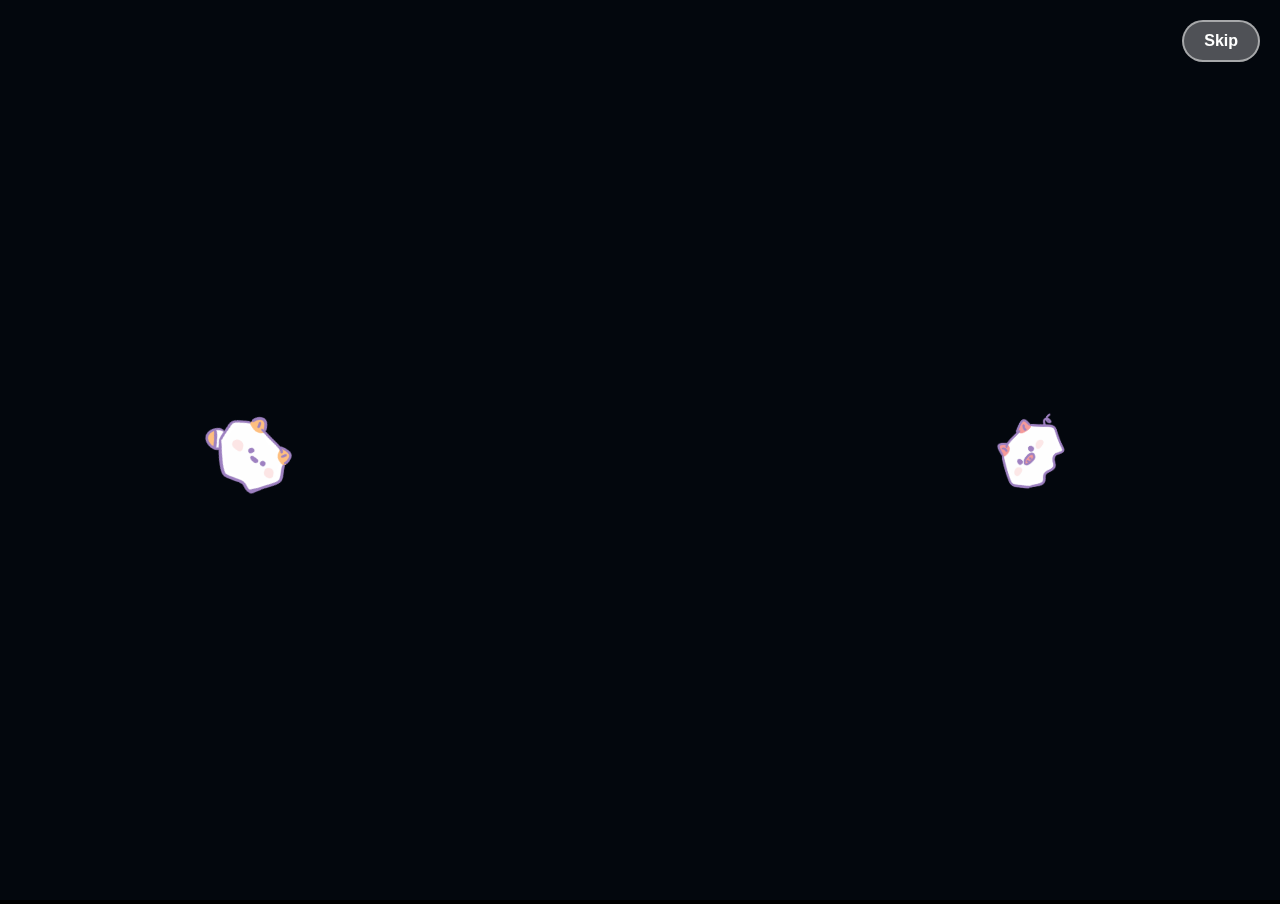
<file: index.html>
<!DOCTYPE html>
<html lang="en">
<head>
    <meta charset="UTF-8">
    <meta name="viewport" content="width=device-width, initial-scale=1.0">
    <title>Poochoo & Hooloo intro</title>
    <link rel="stylesheet" href="indexfiles/style.css">
</head>
<body>
    <div id="animation-container">
        <canvas id="meteorCanvas"></canvas>
        <!-- Skip按钮 -->
        <button id="skipButton" onclick="skipToHome()">Skip</button>
    </div>
    <script src="indexfiles/script.js"></script>
</body>
</html>
</file>
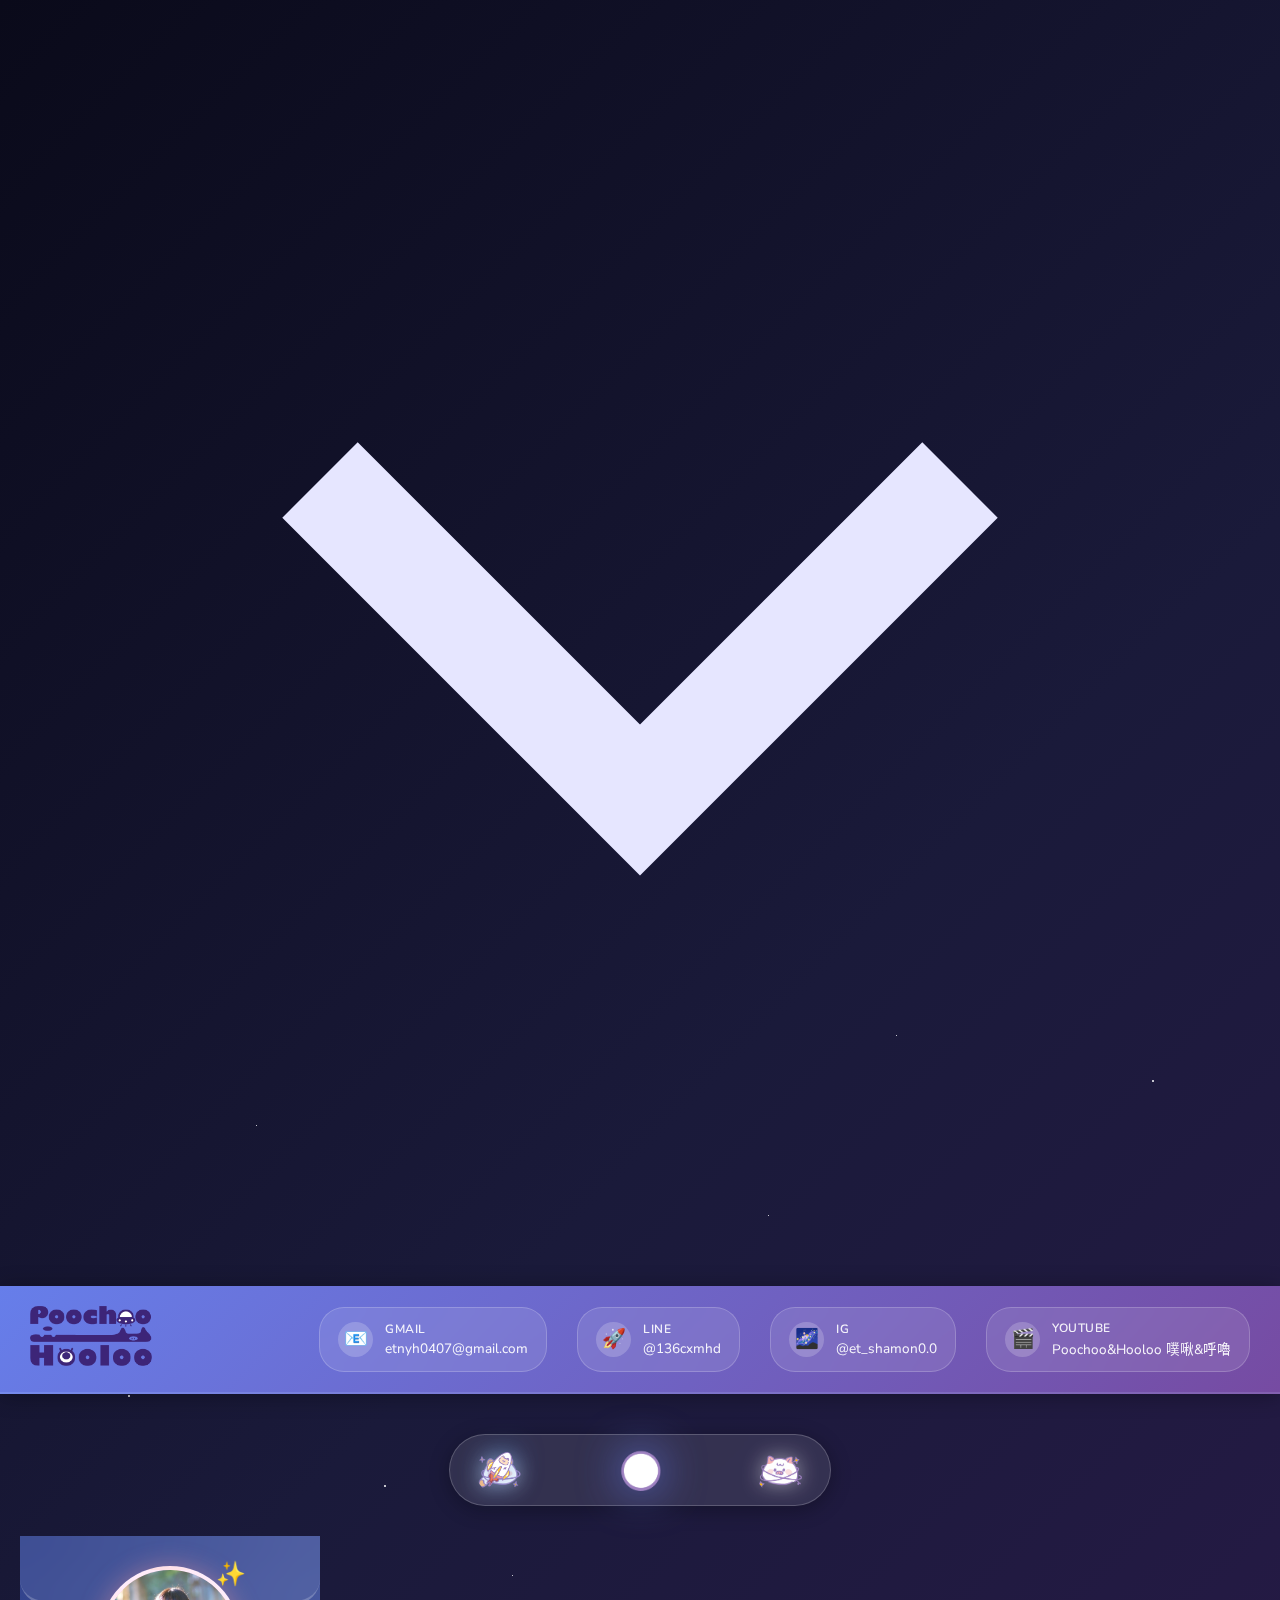
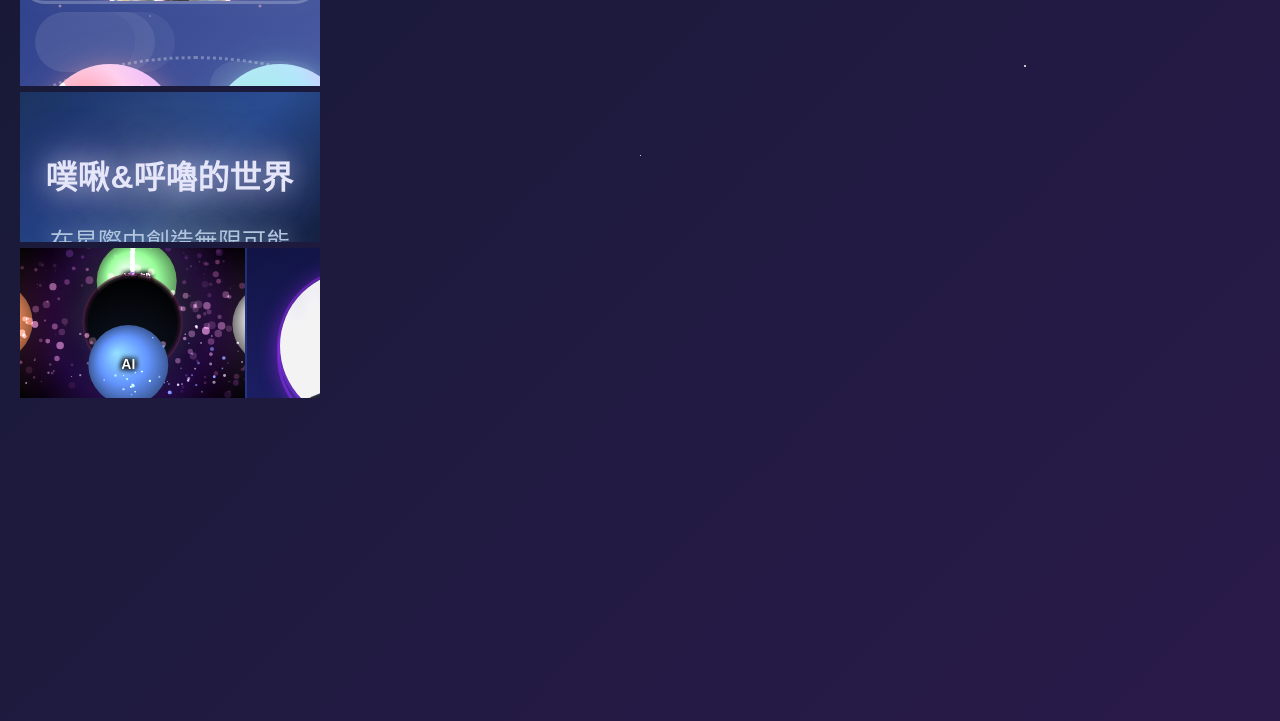
<file: home.html>
<!DOCTYPE html>
<html lang="zh-TW">
<head>
    <meta charset="UTF-8">
    <meta name="viewport" content="width=device-width, initial-scale=1.0">
    <title>噗啾&呼嚕作品集網站</title>
    <link href="https://fonts.googleapis.com/css2?family=Nunito:wght@400;700&display=swap" rel="stylesheet">
    <link rel="stylesheet" href="style.css">
</head>
<body>
    <!-- 星空背景 -->
    <div class="stars">
        <div class="star"></div>
        <div class="star"></div>
        <div class="star"></div>
        <div class="star"></div>
        <div class="star"></div>
        <div class="star"></div>
        <div class="star"></div>
        <div class="star"></div>
        <div class="star"></div>
        <div class="star"></div>    </div>    <!-- Header 觸發檢測區域 -->
    <div class="header-trigger"></div>

    <!-- Header 下拉提示 -->
    <div class="header-hint">
        <div class="header-hint-arrow">
            <svg viewBox="0 0 24 24" fill="none" stroke="currentColor" stroke-width="2">
                <path d="M6 9l6 6 6-6"/>
            </svg>
        </div>
    </div>

    <header>
        <div class="logo">
            <img src="image/LOGO.png" alt="宇宙探索LOGO"> 
        </div>
        <div class="contact-info">
            <div class="contact-item">
                <div class="contact-icon-wrapper">
                    <span class="contact-icon">📧</span>
                </div>
                <a href="mailto:etnyh0407@gmail.com" class="contact-link">
                    <span class="contact-label">Gmail</span>
                    <span class="contact-detail">etnyh0407@gmail.com</span>
                </a>
            </div>
            <div class="contact-item">
                <div class="contact-icon-wrapper">
                    <span class="contact-icon">🚀</span>
                </div>
                <a href="https://lin.ee/67sdI6t" class="contact-link" target="_blank">
                    <span class="contact-label">Line</span>
                    <span class="contact-detail">@136cxmhd</span>
                </a>
            </div>
            <div class="contact-item">
                <div class="contact-icon-wrapper">
                    <span class="contact-icon">🌌</span>
                </div>
                <a href="https://www.instagram.com/et_shamon0.0/" class="contact-link" target="_blank">
                    <span class="contact-label">IG</span>
                    <span class="contact-detail">@et_shamon0.0</span>
                </a>
            </div>
            <div class="contact-item">
                <div class="contact-icon-wrapper">
                    <span class="contact-icon">🎬</span>
                </div>
                <a href="https://youtube.com/@poochoohooloo?si=8YmBNi13pAD9I0jE" class="contact-link" target="_blank">
                    <span class="contact-label">YouTube</span>
                    <span class="contact-detail">Poochoo&Hooloo 噗啾&呼嚕</span>
                </a>
            </div>
        </div>
    </header>

    <main>        <!-- 導航條 - 點點和小飛船 -->
        <div class="navigation-bar">
            <div class="nav-track">
                <div class="nav-dot" data-page="left">
                    <img src="image/left.png" alt="左頁面" class="nav-dot-image">
                </div>
                <div class="nav-dot active" data-page="main">
                    <img src="image/home.png" alt="主頁面" class="nav-dot-image">
                </div>
                <div class="nav-dot" data-page="right">
                    <img src="image/right.png" alt="右頁面" class="nav-dot-image">
                </div>
                <div class="nav-spaceship">
                    <img src="image/spaceship.png" alt="導航飛船" class="nav-spaceship-image">
                </div>
            </div>
        </div>        <div class="content-area">
            <div class="slider-wrapper">
                <div class="slider-container" id="slider-container">
                    <div class="slide" id="slide-left">
                        <iframe src="left-content.html" frameborder="0"></iframe>
                    </div>
                    <div class="slide active" id="slide-main">
                        <iframe id="content-frame" src="initial-content.html" frameborder="0"></iframe>
                    </div>
                    <div class="slide" id="slide-right">
                        <iframe src="right-content.html" frameborder="0"></iframe>
                    </div>
                </div>
            </div>
        </div>
    </main>

    <script src="script.js"></script>
</body>
</html>
</file>
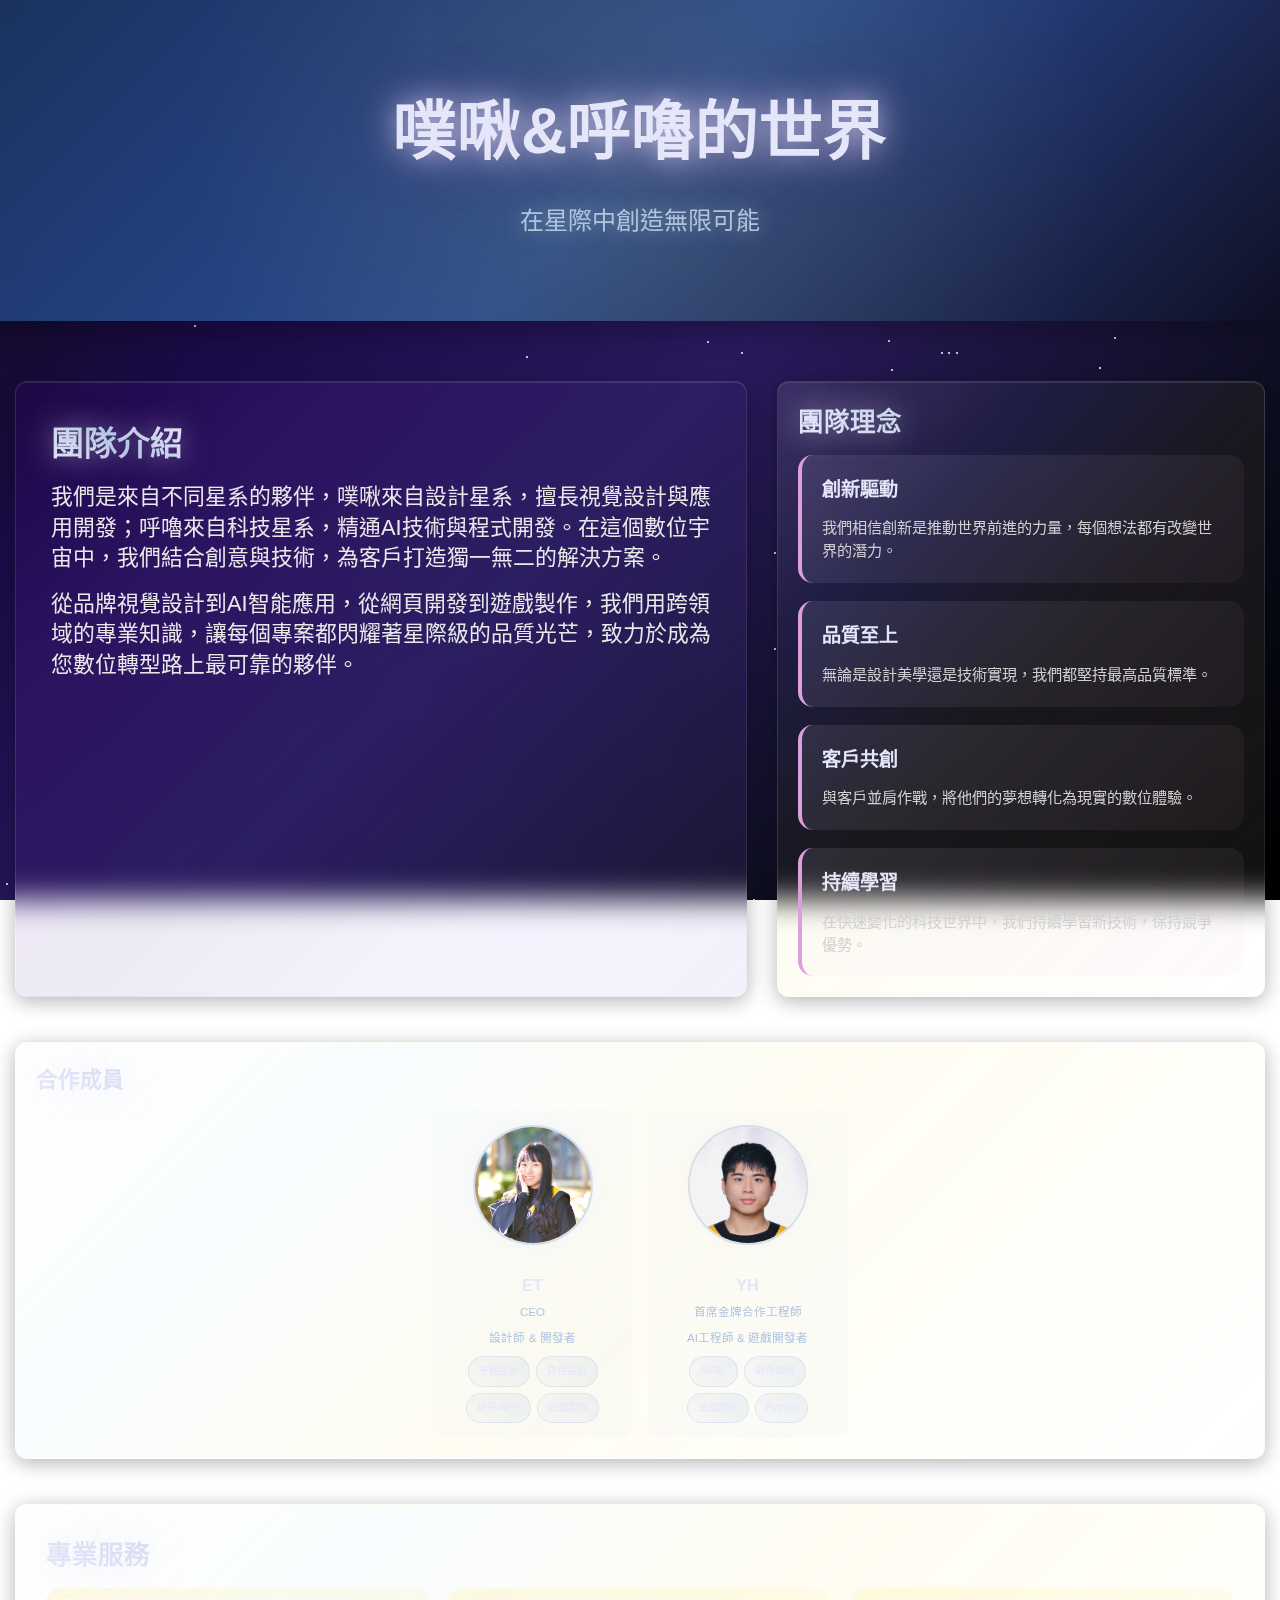
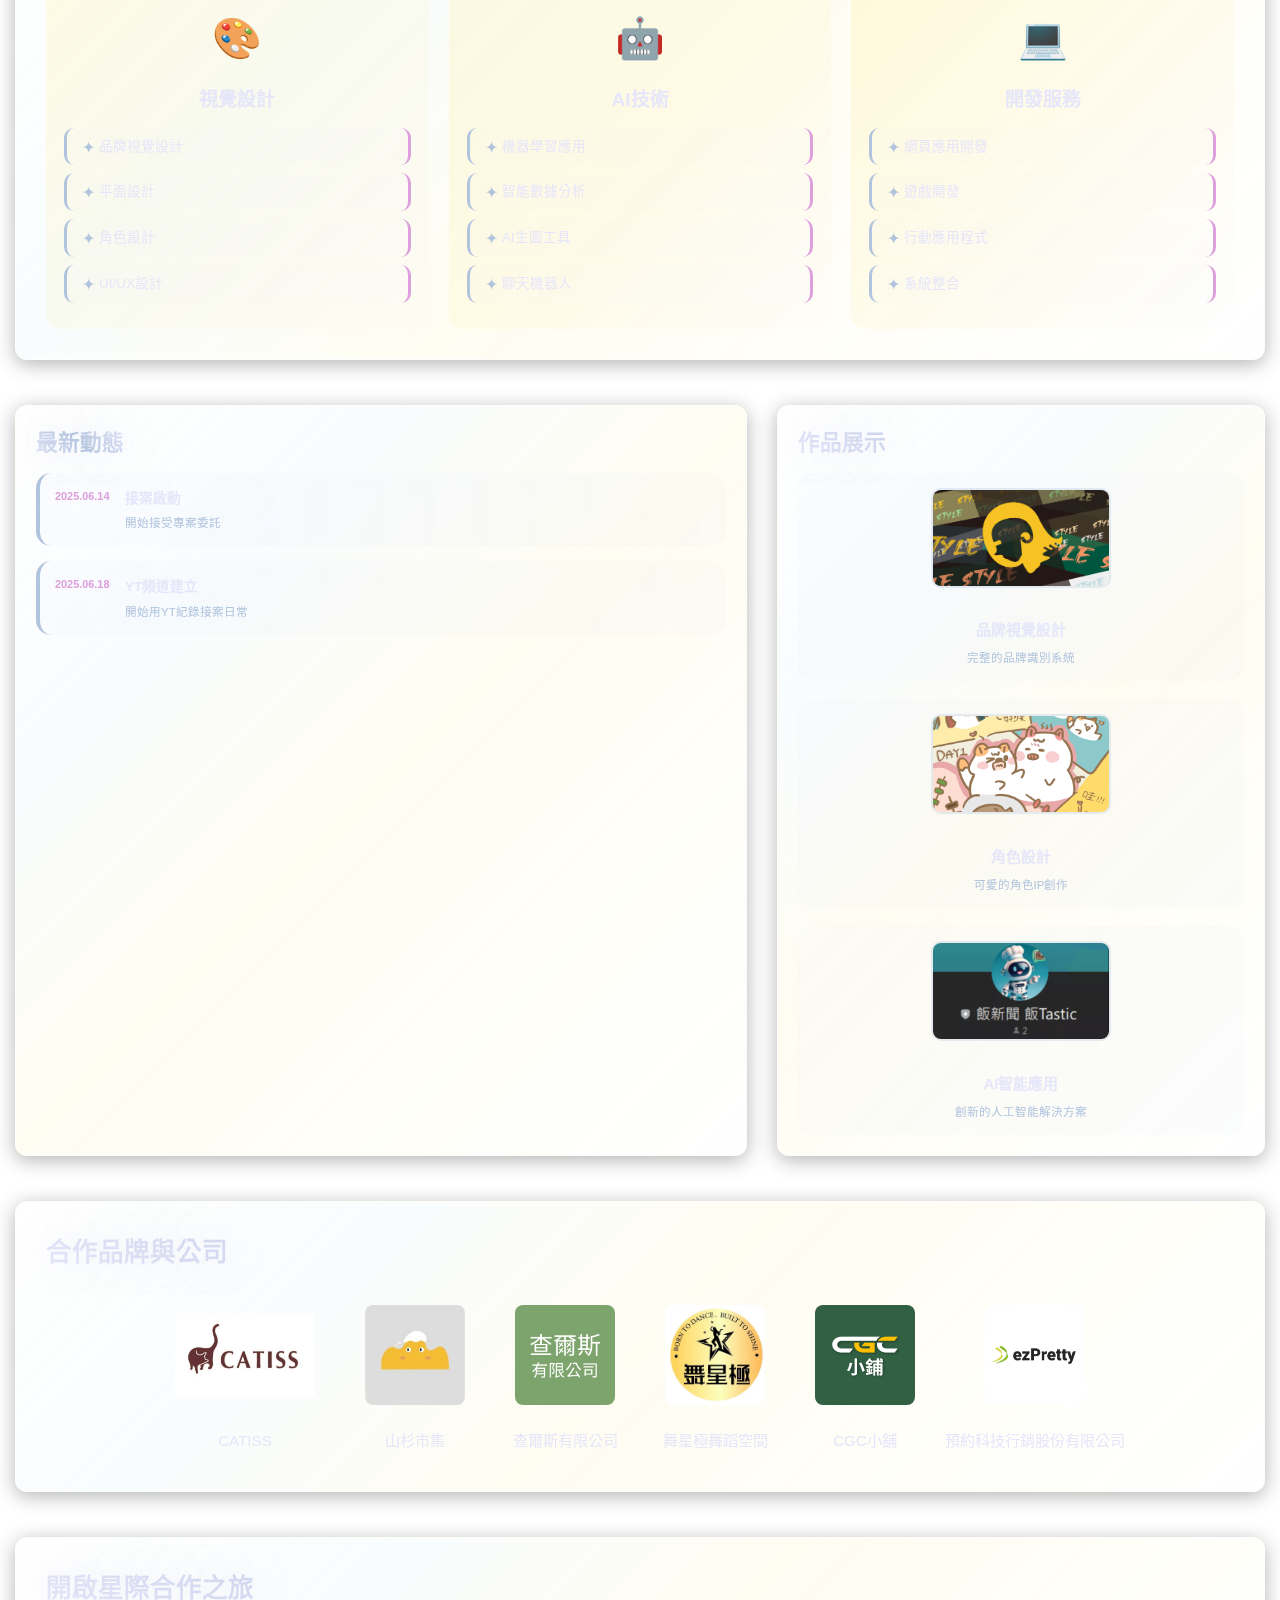
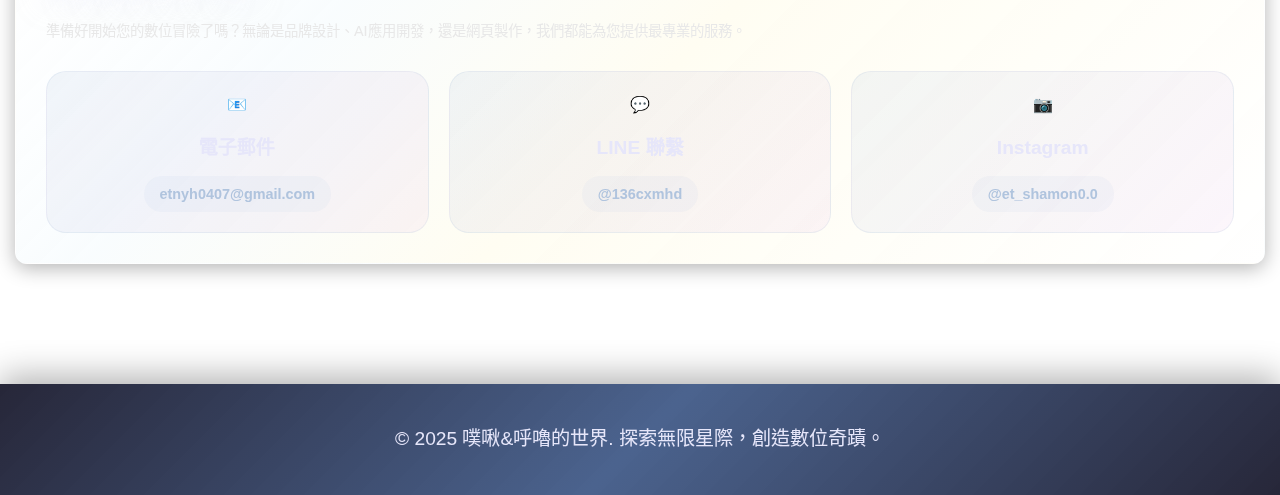
<file: initial-content.html>
<!DOCTYPE html>
<html lang="zh-TW">
<head>
    <meta charset="UTF-8">
    <meta name="viewport" content="width=device-width, initial-scale=1.0">
    <title>噗啾&呼嚕的世界</title>
    <style>
        :root {
            --content-padding-small: 15px;
            --content-padding-medium: 20px;
            --content-padding-large: 25px;
            --content-gap-small: 8px;
            --content-gap-medium: 12px;
            --content-gap-large: 15px;
            --section-min-height: 180px;
            --section-border-radius: 12px;
            --transition-duration: 0.3s;
        }
        
        * {
            margin: 0;
            padding: 0;
            box-sizing: border-box;
        }
        
        body {
            background: linear-gradient(135deg, #0c0c0c 0%, #1a0b47 25%, #2a1a5e 50%, #0f0f23 75%, #000000 100%);
            background-attachment: fixed;
            color: white;
            font-family: 'Arial', sans-serif;
            line-height: 1.6;
            overflow-x: hidden;
            min-height: 100vh;
        }
        
        /* 星星背景動畫 */
        .stars {
            position: fixed;
            top: 0;
            left: 0;
            width: 100%;
            height: 100%;
            pointer-events: none;
            z-index: 1;
        }
        
        .star {
            position: absolute;
            width: 2px;
            height: 2px;
            background: white;
            border-radius: 50%;
            animation: twinkle 3s infinite;
        }
        
        @keyframes twinkle {
            0%, 100% { opacity: 0.3; transform: scale(1); }
            50% { opacity: 1; transform: scale(1.2); }
        }
        
        /* 流星動畫 */
        .meteor {
            position: fixed;
            width: 2px;
            height: 80px;
            background: linear-gradient(to bottom, transparent, #ffffff, transparent);
            animation: meteorFall 4s linear infinite;
            z-index: 2;
        }
        
        @keyframes meteorFall {
            0% {
                top: -100px;
                left: 100%;
                transform: rotate(45deg);
                opacity: 1;
            }
            100% {
                top: 100%;
                left: -100px;
                transform: rotate(45deg);
                opacity: 0;
            }
        }
        
        header {
            background: linear-gradient(135deg, rgba(30, 60, 114, 0.8) 0%, rgba(42, 82, 152, 0.9) 50%, rgba(15, 15, 35, 0.8) 100%);
            padding: 80px 20px;
            text-align: center;
            position: relative;
            z-index: 10;
            backdrop-filter: blur(10px);
            box-shadow: 0 8px 32px rgba(0, 0, 0, 0.3);
        }
        
        header::before {
            content: '';
            position: absolute;
            top: 0;
            left: 0;
            right: 0;
            bottom: 0;
            background: radial-gradient(circle at 50% 50%, rgba(255, 215, 0, 0.1) 0%, transparent 70%);
            z-index: -1;
        }
        
        header h1 {
            font-size: 4em;
            color: #E6E6FA;
            text-shadow: 0 0 30px rgba(230, 230, 250, 0.8), 0 0 60px rgba(186, 85, 211, 0.4);
            font-weight: bold;
            margin-bottom: 20px;
            animation: glow 3s ease-in-out infinite alternate;
        }
        
        @keyframes glow {
            from { text-shadow: 0 0 20px rgba(230, 230, 250, 0.8), 0 0 40px rgba(186, 85, 211, 0.4); }
            to { text-shadow: 0 0 40px rgba(230, 230, 250, 1), 0 0 80px rgba(186, 85, 211, 0.6); }
        }
        
        .subtitle {
            font-size: 1.5em;
            color: #B0C4DE;
            text-shadow: 0 0 20px rgba(176, 196, 222, 0.6);
        }
        
        main {
            max-width: 1400px;
            margin: 0 auto;
            padding: 60px 15px;
            position: relative;
            z-index: 10;
            display: grid;
            grid-template-columns: 3fr 2fr;
            grid-template-rows: minmax(140px, auto) minmax(120px, auto) minmax(120px, auto) minmax(160px, auto) minmax(140px, auto) minmax(180px, auto);
            gap: 30px;
            row-gap: 45px;
            align-items: stretch;
            transition: grid-template-columns 0.5s ease, grid-template-rows 0.3s ease;
        }
        
        /* 特定區域定位 */
        .section-hero {
            grid-column: 1 / 2;
            grid-row: 1 / 2;
        }
        
        .section-philosophy {
            grid-column: 2 / 3;
            grid-row: 1 / 2;
        }
        
        .section-team {
            grid-column: 1 / 3;
            grid-row: 2 / 3;
        }
        
        .section-services {
            grid-column: 1 / 3;
            grid-row: 3 / 4;
        }
        
        .section-news {
            grid-column: 1 / 2;
            grid-row: 4 / 5;
        }
        
        .section-portfolio {
            grid-column: 2 / 3;
            grid-row: 4 / 5;
        }
        
        .section-partners {
            grid-column: 1 / 3;
            grid-row: 5 / 6;
        }
        
        .section-contact {
            grid-column: 1 / 3;
            grid-row: 6 / 7;
        }
        
        section {
            padding: 20px;
            background: linear-gradient(135deg, 
                rgba(255, 255, 255, 0.1) 0%, 
                rgba(135, 206, 235, 0.05) 25%, 
                rgba(255, 215, 0, 0.05) 50%, 
                rgba(255, 255, 255, 0.08) 100%);
            border-radius: 12px;
            backdrop-filter: blur(15px);
            border: 1px solid rgba(255, 255, 255, 0.1);
            box-shadow: 
                0 4px 20px rgba(0, 0, 0, 0.3),
                inset 0 1px 0 rgba(255, 255, 255, 0.1);
            transition: all 0.3s ease;
            position: relative;
            overflow: hidden;
            display: flex;
            flex-direction: column;
            height: 100%;
            justify-content: flex-start;
        }
        
        .section-small {
            padding: 20px;
            font-size: 0.85em;
        }
        
        .section-large {
            padding: 30px;
            font-size: 1em;
        }
        
        .section-hero {
            padding: 35px;
            font-size: 1.3em;
            background: linear-gradient(135deg, 
                rgba(75, 0, 130, 0.15) 0%,    /* 靛藍 */
                rgba(138, 43, 226, 0.12) 25%, /* 藍紫 */
                rgba(72, 61, 139, 0.1) 50%,   /* 深石板藍 */
                rgba(123, 104, 238, 0.08) 75%, /* 中石板藍 */
                rgba(147, 112, 219, 0.1) 100%  /* 中蘭花紫 */
            );
            text-align: left;
            align-items: flex-start;
            justify-content: flex-start;
        }
        
        .section-hero p {
            line-height: 1.4;
            text-align: left;
            margin-bottom: 15px;
            font-size: 1.05em;
        }
        
        section::before {
            content: '';
            position: absolute;
            top: -50%;
            left: -50%;
            width: 200%;
            height: 200%;
            background: radial-gradient(circle, rgba(230, 230, 250, 0.1) 0%, transparent 70%);
            opacity: 0;
            transition: opacity 0.3s ease;
        }
        
        section:hover::before {
            opacity: 1;
        }
        
        section:hover {
            transform: translateY(-10px) scale(1.02);
            box-shadow: 
                0 20px 60px rgba(0, 0, 0, 0.4),
                0 0 100px rgba(230, 230, 250, 0.2),
                inset 0 1px 0 rgba(255, 255, 255, 0.2);
        }
        
        section h2 {
            font-size: 1.6em;
            margin-bottom: 12px;
            background: linear-gradient(45deg, #E6E6FA, #B0C4DE, #E6E6FA);
            -webkit-background-clip: text;
            background-clip: text;
            -webkit-text-fill-color: transparent;
            text-shadow: 0 0 30px rgba(230, 230, 250, 0.5);
            position: relative;
            z-index: 2;
        }
        
        section p {
            font-size: 0.9em;
            line-height: 1.4;
            color: #e8e8e8;
            margin-bottom: 10px;
            position: relative;
            z-index: 2;
        }
        
        ul {
            list-style-type: none;
            padding: 0;
            position: relative;
            z-index: 2;
        }
        
        ul li {
            margin: 8px 0;
            padding: 10px 15px 10px 35px;
            background: linear-gradient(90deg, 
                rgba(230, 230, 250, 0.1) 0%, 
                rgba(176, 196, 222, 0.1) 50%, 
                rgba(230, 230, 250, 0.1) 100%);
            border-radius: 10px;
            color: #E6E6FA;
            border-left: 3px solid #B0C4DE;
            border-right: 3px solid #DDA0DD;
            transition: all 0.3s ease;
            position: relative;
            overflow: hidden;
            font-size: 0.9em;
        }
        
        ul li::before {
            content: '✦';
            position: absolute;
            left: 15px;
            top: 50%;
            transform: translateY(-50%);
            color: #B0C4DE;
            font-size: 1.2em;
        }
        
        ul li:hover {
            background: linear-gradient(90deg, 
                rgba(230, 230, 250, 0.2) 0%, 
                rgba(176, 196, 222, 0.2) 50%, 
                rgba(230, 230, 250, 0.2) 100%);
            transform: translateX(10px);
            box-shadow: 0 8px 25px rgba(230, 230, 250, 0.3);
        }
        
        footer {
            background: linear-gradient(135deg, 
                rgba(15, 15, 35, 0.9) 0%, 
                rgba(30, 60, 114, 0.8) 50%, 
                rgba(15, 15, 35, 0.9) 100%);
            padding: 40px;
            text-align: center;
            color: #E6E6FA;
            font-size: 1.2em;
            margin-top: 60px;
            backdrop-filter: blur(10px);
            box-shadow: 0 -8px 32px rgba(0, 0, 0, 0.3);
            position: relative;
            z-index: 10;
        }
        
        /* 團隊成員樣式 */
        .team-members {
            display: flex;
            flex-direction: row;
            gap: 15px;
            flex-grow: 1;
            justify-content: center;
        }
        
        .member {
            padding: 15px;
            background: linear-gradient(135deg, rgba(230, 230, 250, 0.1), rgba(176, 196, 222, 0.05));
            border-radius: 12px;
            text-align: center;
            transition: transform 0.3s ease;
            flex: 0 1 auto;
            max-width: 200px;
            min-width: 140px;
        }
        
        .member:hover {
            transform: scale(1.05);
        }
        
        .member-avatar {
            width: 120px;
            height: 120px;
            border-radius: 50%;
            object-fit: cover;
            margin: 0 auto 10px;
            border: 2px solid rgba(176, 196, 222, 0.5);
            box-shadow: 0 0 15px rgba(230, 230, 250, 0.3);
        }
        
        .member h3 {
            color: #E6E6FA;
            margin: 10px 0 6px;
            font-size: 1.2em;
        }
        
        .member p {
            color: #B0C4DE;
            margin: 6px 0 10px;
            font-size: 0.85em;
        }
        
        .member-skills {
            display: flex;
            flex-wrap: wrap;
            gap: 6px;
            justify-content: center;
        }
        
        .member-skills span {
            background: linear-gradient(45deg, rgba(230, 230, 250, 0.2), rgba(176, 196, 222, 0.2));
            color: #E6E6FA;
            padding: 6px 10px;
            border-radius: 20px;
            font-size: 0.75em;
            border: 1px solid rgba(176, 196, 222, 0.3);
        }
        
        /* 理念區塊樣式 */
        .philosophy-content {
            display: flex;
            flex-direction: column;
            gap: 18px;
            flex-grow: 1;
        }
        
        .philosophy-item {
            padding: 20px;
            background: linear-gradient(135deg, rgba(230, 230, 250, 0.1), rgba(221, 160, 221, 0.05));
            border-radius: 15px;
            border-left: 4px solid #DDA0DD;
            flex: 1;
        }
        
        .philosophy-item h3 {
            color: #E6E6FA;
            margin-bottom: 12px;
            font-size: 1.2em;
        }
        
        .philosophy-item p {
            color: #d0d0d0;
            line-height: 1.5;
            margin: 0;
            font-size: 0.95em;
        }
        
        /* 統計數據樣式 */
        .stats-grid {
            display: grid;
            grid-template-columns: repeat(3, 1fr);
            gap: 10px;
            flex-grow: 1;
        }
        
        .stat-item {
            text-align: center;
            padding: 15px;
            background: linear-gradient(135deg, rgba(176, 196, 222, 0.1), rgba(230, 230, 250, 0.05));
            border-radius: 12px;
            transition: transform 0.3s ease;
        }
        
        .stat-item:hover {
            transform: scale(1.05);
        }
        
        .stat-number {
            font-size: 2.2em;
            font-weight: bold;
            color: #B0C4DE;
            margin-bottom: 6px;
            text-shadow: 0 0 15px rgba(176, 196, 222, 0.5);
        }
        
        .stat-label {
            color: #E6E6FA;
            font-size: 0.8em;
        }
        
        /* 服務項目樣式 */
        .services-grid {
            display: flex;
            flex-direction: row;
            gap: 20px;
            flex-grow: 1;
            justify-content: space-evenly;
        }
        
        .service-item {
            padding: 18px;
            background: linear-gradient(135deg, rgba(255, 215, 0, 0.1), rgba(230, 230, 250, 0.05));
            border-radius: 15px;
            text-align: center;
            flex: 1;
        }
        
        .service-icon {
            font-size: 2.5em;
            margin-bottom: 15px;
        }
        
        .service-item h3 {
            color: #E6E6FA;
            margin: 12px 0;
            font-size: 1.2em;
        }
        
        .service-item ul {
            text-align: left;
        }
        
        .service-item ul li {
            padding: 8px 12px 8px 32px;
            margin: 8px 0;
            font-size: 0.85em;
            background: rgba(230, 230, 250, 0.05);
        }
        
        /* 工作流程樣式 */
        .process-steps {
            display: flex;
            flex-direction: column;
            gap: 18px;
            flex-grow: 1;
        }
        
        .process-step {
            display: flex;
            align-items: center;
            gap: 20px;
            padding: 18px;
            background: linear-gradient(90deg, rgba(176, 196, 222, 0.1), rgba(221, 160, 221, 0.05));
            border-radius: 15px;
            flex: 1;
        }
        
        .step-number {
            background: linear-gradient(45deg, #B0C4DE, #DDA0DD);
            color: #1a0b47;
            width: 45px;
            height: 45px;
            border-radius: 50%;
            display: flex;
            align-items: center;
            justify-content: center;
            font-weight: bold;
            font-size: 1.1em;
            flex-shrink: 0;
        }
        
        .process-step h3 {
            color: #E6E6FA;
            margin: 0 0 8px 0;
            font-size: 1.1em;
        }
        
        .process-step p {
            color: #d0d0d0;
            margin: 0;
            line-height: 1.4;
            font-size: 0.9em;
        }
        
        /* 作品展示樣式 */
        .portfolio-highlights {
            display: flex;
            flex-direction: column;
            gap: 18px;
            flex-grow: 1;
        }
        
        .portfolio-item {
            padding: 15px;
            background: linear-gradient(135deg, rgba(230, 230, 250, 0.1), rgba(176, 196, 222, 0.05));
            border-radius: 15px;
            text-align: center;
            transition: transform 0.3s ease;
            flex: 1;
        }
        
        .portfolio-item:hover {
            transform: scale(1.02);
        }
        
        .portfolio-item img {
            width: 100%;
            max-width: 180px;
            height: 100px;
            object-fit: cover;
            border-radius: 10px;
            margin-bottom: 12px;
            border: 2px solid rgba(176, 196, 222, 0.3);
        }
        
        .portfolio-item h3 {
            color: #E6E6FA;
            margin: 12px 0 8px;
            font-size: 1.1em;
        }
        
        .portfolio-item p {
            color: #B0C4DE;
            margin: 0;
            font-size: 0.85em;
        }
        
        /* 合作夥伴照片牆樣式 */
        .partners-grid {
            display: flex;
            flex-wrap: wrap;
            gap: 30px;
            flex-grow: 1;
            justify-content: center;
            align-items: flex-start;
            padding: 10px;
        }
        
        .partner-item {
            display: flex;
            flex-direction: column;
            align-items: center;
            text-decoration: none;
            color: inherit;
            transition: transform 0.3s ease;
            cursor: pointer;
            flex: 0 0 auto;
            max-width: 160px;
        }
        
        .partner-item:hover {
            transform: translateY(-10px);
            text-decoration: none;
            color: inherit;
        }
        
        .partner-icon {
            position: relative;
            display: flex;
            justify-content: center;
            align-items: center;
            margin-bottom: 15px;
            overflow: hidden;
            border-radius: 18px;
            transition: all 0.3s ease;
        }
        
        .partner-icon img {
            height: 120px;
            width: auto;
            max-width: 160px;
            min-width: 80px;
            object-fit: contain;
            border-radius: 18px;
            transition: transform 0.3s ease, box-shadow 0.3s ease, filter 0.3s ease;
            border: none;
            background: rgba(255, 255, 255, 0.05);
            padding: 10px;
        }
        
        .partner-item:hover .partner-icon img {
            transform: scale(1.08);
            box-shadow: 0 12px 35px rgba(255, 215, 0, 0.4), 0 0 25px rgba(0, 255, 255, 0.2);
            filter: brightness(1.15) contrast(1.05);
        }
        
        .partner-name {
            color: #E6E6FA;
            font-size: 0.95em;
            text-align: center;
            font-weight: 500;
            margin: 0;
            transition: color 0.3s ease;
            white-space: nowrap;
        }
        
        .partner-item:hover .partner-name {
            color: #FFD700;
        }
        
        /* 聯絡方式樣式 */
        .contact-methods {
            display: grid;
            grid-template-columns: repeat(auto-fit, minmax(180px, 1fr));
            gap: 20px;
            margin-top: 20px;
            flex-grow: 1;
        }
        
        .contact-method {
            padding: 20px;
            background: linear-gradient(135deg, rgba(176, 196, 222, 0.15), rgba(221, 160, 221, 0.1));
            border-radius: 20px;
            text-align: center;
            transition: transform 0.3s ease, box-shadow 0.3s ease;
            border: 1px solid rgba(176, 196, 222, 0.2);
            cursor: pointer;
            text-decoration: none;
            color: inherit;
            display: block;
        }
        
        .contact-method:hover {
            transform: translateY(-8px) scale(1.05);
            box-shadow: 0 20px 50px rgba(176, 196, 222, 0.3);
            text-decoration: none;
            color: inherit;
        }
        
        .contact-method h3 {
            color: #E6E6FA;
            margin: 15px 0 12px;
            font-size: 1.2em;
        }
        
        .contact-method p {
            color: #B0C4DE;
            text-decoration: none;
            font-weight: bold;
            padding: 8px 16px;
            background: rgba(176, 196, 222, 0.1);
            border-radius: 25px;
            display: inline-block;
            transition: all 0.3s ease;
            font-size: 0.9em;
            margin: 0;
        }
        
        .contact-method:hover p {
            background: rgba(176, 196, 222, 0.2);
            color: #E6E6FA;
            transform: scale(1.05);
        }
        
        /* 最新動態樣式 */
        .news-list {
            display: flex;
            flex-direction: column;
            gap: 15px;
            align-items: stretch;
            justify-content: flex-start;
            width: 100%;
        }
        
        .section-news {
            align-items: flex-start;
            justify-content: flex-start;
        }
        
        .news-item {
            display: flex;
            gap: 15px;
            padding: 15px;
            background: linear-gradient(90deg, rgba(230, 230, 250, 0.1), rgba(176, 196, 222, 0.05));
            border-radius: 15px;
            border-left: 4px solid #B0C4DE;
            width: 100%;
            max-width: 100%;
        }
        
        .news-date {
            color: #DDA0DD;
            font-weight: bold;
            font-size: 0.8em;
            min-width: 55px;
            flex-shrink: 0;
        }
        
        .news-content h3 {
            color: #E6E6FA;
            margin: 0 0 6px 0;
            font-size: 1em;
        }
        
        .news-content p {
            color: #B0C4DE;
            margin: 0;
            font-size: 0.85em;
            max-width: none;
            line-height: 1.4;
        }
        
        /* 新增區塊樣式 */
        .achievements-list {
            display: flex;
            flex-direction: column;
            gap: 8px;
            flex-grow: 1;
        }
        
        .achievement-item {
            padding: 10px;
            background: linear-gradient(90deg, rgba(255, 215, 0, 0.1), rgba(230, 230, 250, 0.05));
            border-radius: 8px;
            color: #E6E6FA;
            font-size: 0.85em;
            text-align: center;
        }
        
        .tech-categories {
            display: flex;
            flex-direction: column;
            gap: 12px;
            flex-grow: 1;
        }
        
        .tech-category h4 {
            color: #B0C4DE;
            margin-bottom: 6px;
            font-size: 0.9em;
        }
        
        .tech-category span {
            display: inline-block;
            background: rgba(176, 196, 222, 0.1);
            color: #E6E6FA;
            padding: 3px 6px;
            margin: 2px;
            border-radius: 10px;
            font-size: 0.7em;
        }
        
        .testimonial {
            text-align: center;
            padding: 12px;
            background: linear-gradient(135deg, rgba(221, 160, 221, 0.1), rgba(230, 230, 250, 0.05));
            border-radius: 8px;
            flex-grow: 1;
        }
        
        .testimonial p {
            font-style: italic;
            color: #E6E6FA;
            margin-bottom: 8px;
            font-size: 0.85em;
        }
        
        .testimonial cite {
            color: #B0C4DE;
            font-size: 0.75em;
        }
        
        .experience-list {
            display: grid;
            grid-template-columns: 1fr 1fr;
            gap: 6px;
            flex-grow: 1;
        }
        
        .exp-item {
            padding: 8px;
            background: rgba(176, 196, 222, 0.1);
            border-radius: 6px;
            color: #E6E6FA;
            text-align: center;
            font-size: 0.75em;
        }
        
        .social-links {
            display: flex;
            flex-direction: column;
            gap: 8px;
            flex-grow: 1;
        }
        
        .social-link {
            padding: 10px;
            background: linear-gradient(90deg, rgba(176, 196, 222, 0.1), rgba(221, 160, 221, 0.05));
            border-radius: 8px;
            color: #E6E6FA;
            text-decoration: none;
            text-align: center;
            font-size: 0.85em;
            transition: all 0.3s ease;
        }
        
        .social-link:hover {
            background: linear-gradient(90deg, rgba(176, 196, 222, 0.2), rgba(221, 160, 221, 0.1));
            transform: scale(1.02);
        }
        
        .cert-list {
            display: flex;
            flex-direction: column;
            gap: 6px;
            flex-grow: 1;
        }
        
        .cert-item {
            padding: 8px;
            background: rgba(230, 230, 250, 0.1);
            border-radius: 6px;
            color: #E6E6FA;
            text-align: center;
            font-size: 0.8em;
            border-left: 3px solid #DDA0DD;
        }
        
        blockquote {
            font-style: italic;
            color: #B0C4DE;
            text-align: center;
            padding: 12px;
            background: linear-gradient(135deg, rgba(230, 230, 250, 0.1), rgba(176, 196, 222, 0.05));
            border-radius: 8px;
            font-size: 0.85em;
            line-height: 1.3;
            margin: 0;
            flex-grow: 1;
        }
        
        @media (max-width: 1024px) {
            main {
                grid-template-columns: 1fr 1fr !important;
                grid-template-rows: minmax(130px, auto) minmax(110px, auto) minmax(110px, auto) minmax(140px, auto) minmax(130px, auto) minmax(160px, auto) !important;
                gap: 15px;
                row-gap: 25px;
                padding: 40px 10px;
            }
            
            .stats-grid {
                grid-template-columns: 1fr 1fr;
            }
            
            .team-members, .services-grid {
                flex-direction: column;
                gap: 15px;
            }
            
            .partners-grid {
                grid-template-columns: repeat(4, 1fr);
                gap: 20px;
            }
        }
        
        @media (max-width: 768px) {
            main {
                grid-template-columns: 1fr !important;
                grid-template-rows: repeat(auto-fit, minmax(120px, auto)) !important;
                gap: 12px;
                row-gap: 20px;
                padding: 30px 8px;
            }
            
            .section-hero, .section-philosophy, .section-team, .section-services,
            .section-news, .section-portfolio, .section-partners, .section-contact {
                grid-column: 1 / 2 !important;
                grid-row: auto !important;
            }
            
            header h1 {
                font-size: 2.5em;
            }
            
            section {
                padding: 15px;
            }
            
            .section-small, .section-large, .section-hero {
                padding: 15px;
                font-size: 0.9em;
            }
            
            .contact-methods {
                grid-template-columns: 1fr;
                gap: 15px;
            }
            
            .stats-grid {
                grid-template-columns: 1fr 1fr;
                gap: 8px;
            }
            
            .member-avatar {
                width: 50px;
                height: 50px;
            }
            
            .service-icon {
                font-size: 2em;
            }
            
            .team-members, .services-grid {
                flex-direction: column;
                gap: 15px;
            }
            
            .partners-grid {
                flex-direction: row;
                flex-wrap: wrap;
                justify-content: center;
                gap: 20px;
                padding: 8px;
            }
            
            .partner-item {
                max-width: 120px;
                flex: 0 0 auto;
            }
            
            .partner-icon img {
                height: 100px;
                width: auto;
                max-width: 120px;
                min-width: 60px;
                object-fit: contain;
                padding: 8px;
            }
        }
        
        @media (max-width: 480px) {
            main {
                padding: 20px 5px;
                gap: 6px;
            }
            
            header {
                padding: 60px 15px;
            }
            
            header h1 {
                font-size: 2em;
            }
            
            section {
                padding: 12px;
            }
            
            section h2 {
                font-size: 1.4em;
                margin-bottom: 10px;
            }
            
            section p {
                font-size: 0.8em;
            }
            
            .member-avatar {
                width: 40px;
                height: 40px;
            }
            
            .stat-number {
                font-size: 1.8em;
            }
            
            .contact-icon, .service-icon {
                font-size: 1.8em;
            }
            
            .stats-grid {
                grid-template-columns: 1fr;
            }
            
            .partners-grid {
                flex-direction: row;
                flex-wrap: wrap;
                justify-content: center;
                gap: 15px;
                padding: 5px;
            }
            
            .partner-item {
                max-width: 100px;
                flex: 0 0 auto;
            }
            
            .partner-icon img {
                height: 80px;
                width: auto;
                max-width: 100px;
                min-width: 50px;
                object-fit: contain;
                padding: 6px;
            }
            
            .partner-name {
                font-size: 0.8em;
            }
        }
        
        /* 重複的CSS規則已移除，使用前面定義的更完整版本 */
        
        /* 增強hover效果以配合新的背景 */
        .section-hero:hover, .section-philosophy:hover {
            background: linear-gradient(135deg, 
                rgba(75, 0, 130, 0.25) 0%, 
                rgba(138, 43, 226, 0.22) 25%, 
                rgba(72, 61, 139, 0.2) 50%,   
                rgba(123, 104, 238, 0.18) 75%, 
                rgba(147, 112, 219, 0.2) 100%);
        }
        
        .section-team:hover {
            background: linear-gradient(135deg, 
                rgba(255, 215, 0, 0.25) 0%, 
                rgba(255, 140, 0, 0.22) 25%,   
                rgba(255, 165, 0, 0.2) 50%,    
                rgba(255, 20, 147, 0.18) 75%,  
                rgba(255, 215, 0, 0.2) 100%);
        }
        
        .section-services:hover {
            background: linear-gradient(135deg, 
                rgba(0, 191, 255, 0.25) 0%, 
                rgba(135, 206, 235, 0.22) 25%, 
                rgba(0, 191, 255, 0.25) 100%);
        }
        
        .section-news:hover, .section-portfolio:hover {
            background: linear-gradient(135deg, 
                rgba(64, 224, 208, 0.25) 0%, 
                rgba(175, 238, 238, 0.22) 25%, 
                rgba(64, 224, 208, 0.25) 100%);
        }
        
        .section-partners:hover {
            background: linear-gradient(135deg, 
                rgba(255, 105, 180, 0.12) 0%,
                rgba(138, 43, 226, 0.1) 25%,
                rgba(0, 191, 255, 0.12) 50%,
                rgba(64, 224, 208, 0.1) 75%,
                rgba(255, 215, 0, 0.12) 100%);
        }
        
        .section-contact:hover {
            background: linear-gradient(135deg, 
                rgba(255, 69, 0, 0.25) 0%, 
                rgba(255, 140, 0, 0.22) 25%,   
                rgba(255, 215, 0, 0.1) 100%);
        }
    </style>
</head>
<body>
    <div class="stars" id="stars"></div>
    <div class="meteor" id="meteor"></div>
    
    <header>
        <h1>噗啾&呼嚕的世界</h1>
        <div class="subtitle">在星際中創造無限可能</div>
    </header>
    
    <main>
        <section class="section-hero section-hero">
            <h2>團隊介紹</h2>
            <p>我們是來自不同星系的夥伴，噗啾來自設計星系，擅長視覺設計與應用開發；呼嚕來自科技星系，精通AI技術與程式開發。在這個數位宇宙中，我們結合創意與技術，為客戶打造獨一無二的解決方案。</p>
            <p>從品牌視覺設計到AI智能應用，從網頁開發到遊戲製作，我們用跨領域的專業知識，讓每個專案都閃耀著星際級的品質光芒，致力於成為您數位轉型路上最可靠的夥伴。</p>
        </section>
        
        <section class="section-philosophy">
            <h2>團隊理念</h2>
            <div class="philosophy-content">
                <div class="philosophy-item">
                    <h3>創新驅動</h3>
                    <p>我們相信創新是推動世界前進的力量，每個想法都有改變世界的潛力。</p>
                </div>
                <div class="philosophy-item">
                    <h3>品質至上</h3>
                    <p>無論是設計美學還是技術實現，我們都堅持最高品質標準。</p>
                </div>
                <div class="philosophy-item">
                    <h3>客戶共創</h3>
                    <p>與客戶並肩作戰，將他們的夢想轉化為現實的數位體驗。</p>
                </div>
                <div class="philosophy-item">
                    <h3>持續學習</h3>
                    <p>在快速變化的科技世界中，我們持續學習新技術，保持競爭優勢。</p>
                </div>
            </div>
        </section>
        
        <section class="section-team section-small">
            <h2>合作成員</h2>
            <div class="team-members">
                <div class="member">
                    <img src="P_image/avatar.jpg" alt="噗啾 ET" class="member-avatar">
                    <h3>ET</h3>
                    <p>CEO</p>
                    <p>設計師 & 開發者</p>
                    <div class="member-skills">
                        <span>平面設計</span>
                        <span>角色設計</span>
                        <span>網頁/APP</span>
                        <span>遊戲製作</span>
                    </div>
                </div>
                <div class="member">
                    <img src="hooloo_files/profile.jpg" alt="呼嚕 YH" class="member-avatar">
                    <h3>YH</h3>
                    <p>首席金牌合作工程師</p>
                    <p>AI工程師 & 遊戲開發者</p>
                    <div class="member-skills">
                        <span>AI/ML</span>
                        <span>網頁開發</span>
                        <span>遊戲開發</span>
                        <span>Python</span>
                    </div>
                </div>
            </div>
        </section>
        
        <section class="section-services section-large">
            <h2>專業服務</h2>
            <div class="services-grid">
                <div class="service-item">
                    <div class="service-icon">🎨</div>
                    <h3>視覺設計</h3>
                    <ul>
                        <li>品牌視覺設計</li>
                        <li>平面設計</li>
                        <li>角色設計</li>
                        <li>UI/UX設計</li>
                    </ul>
                </div>
                <div class="service-item">
                    <div class="service-icon">🤖</div>
                    <h3>AI技術</h3>
                    <ul>
                        <li>機器學習應用</li>
                        <li>智能數據分析</li>
                        <li>AI生圖工具</li>
                        <li>聊天機器人</li>
                    </ul>
                </div>
                <div class="service-item">
                    <div class="service-icon">💻</div>
                    <h3>開發服務</h3>
                    <ul>
                        <li>網頁應用開發</li>
                        <li>遊戲開發</li>
                        <li>行動應用程式</li>
                        <li>系統整合</li>
                    </ul>
                </div>
            </div>
        </section>
        
        <section class="section-portfolio section-small">
            <h2>作品展示</h2>
            <div class="portfolio-highlights">
                <div class="portfolio-item">
                    <img src="P_image/G_1/1.jpg" alt="品牌設計">
                    <h3>品牌視覺設計</h3>
                    <p>完整的品牌識別系統</p>
                </div>
                <div class="portfolio-item">
                    <img src="I_image/Char/3.png" alt="角色設計">
                    <h3>角色設計</h3>
                    <p>可愛的角色IP創作</p>
                </div>
                <div class="portfolio-item">
                    <img src="hooloo_files/AI_fanxinwen.jpg" alt="AI應用">
                    <h3>AI智能應用</h3>
                    <p>創新的人工智能解決方案</p>
                </div>
            </div>
        </section>
        
        <section class="section-partners section-large">
            <h2>合作品牌與公司</h2>
            <div class="partners-grid">
                <a href="https://www.catiss.com/" target="_blank" class="partner-item">
                    <div class="partner-icon">
                        <img src="image/catiss.jpeg" alt="CATISS">
                    </div>
                    <p class="partner-name">CATISS</p>
                </a>
                <a href="https://www.instagram.com/shanshan33_market/" target="_blank" class="partner-item">
                    <div class="partner-icon">
                        <img src="image/shanshan.jpg" alt="shanshan">
                    </div>
                    <p class="partner-name">山杉市集</p>
                </a>
                <a target="_blank" class="partner-item">
                    <div class="partner-icon">
                        <img src="image/charis.png" alt="charis">
                    </div>
                    <p class="partner-name">查爾斯有限公司</p>
                </a>
                <a href="https://www.facebook.com/profile.php?id=61572431894904#" target="_blank" class="partner-item">
                    <div class="partner-icon">
                        <img src="image/dancestar.jpg" alt="charis">
                    </div>
                    <p class="partner-name">舞星極舞蹈空間</p>
                </a>
                <a href="https://www.cgcago.com/" target="_blank" class="partner-item">
                    <div class="partner-icon">
                        <img src="image/CGC.png" alt="charis">
                    </div>
                    <p class="partner-name">CGC小舖</p>
                </a>
                <a href="https://www.ezpretty.com.tw/" target="_blank" class="partner-item">
                    <div class="partner-icon">
                        <img src="image/ezPretty.png" alt="charis">
                    </div>
                    <p class="partner-name">預約科技行銷股份有限公司</p>
                </a>
            </div>
        </section>
        
        <section class="section-contact section-large">
            <h2>開啟星際合作之旅</h2>
            <p>準備好開始您的數位冒險了嗎？無論是品牌設計、AI應用開發，還是網頁製作，我們都能為您提供最專業的服務。</p>
            <div class="contact-methods">
                <a href="mailto:etnyh0407@gmail.com" class="contact-method">
                    <div class="contact-icon">📧</div>
                    <h3>電子郵件</h3>
                    <p>etnyh0407@gmail.com</p>
                </a>
                <a href="https://lin.ee/67sdI6t" target="_blank" class="contact-method">
                    <div class="contact-icon">💬</div>
                    <h3>LINE 聯繫</h3>
                    <p>@136cxmhd</p>
                </a>
                <a href="https://www.instagram.com/et_shamon0.0/" target="_blank" class="contact-method">
                    <div class="contact-icon">📷</div>
                    <h3>Instagram</h3>
                    <p>@et_shamon0.0</p>
                </a>
            </div>
        </section>
        
        <section class="section-news section-small">
            <h2>最新動態</h2>
            <div class="news-list">
                <div class="news-item">
                    <div class="news-date">2025.06.14</div>
                    <div class="news-content">
                        <h3>接案啟動</h3>
                        <p>開始接受專案委託</p>
                    </div>
                </div>
                <div class="news-item">
                    <div class="news-date">2025.06.18</div>
                    <div class="news-content">
                        <h3>YT頻道建立</h3>
                        <p>開始用YT紀錄接案日常</p>
                    </div>
                </div>
            </div>
        </section>
    </main>
    
    <footer>
        &copy; 2025 噗啾&呼嚕的世界. 探索無限星際，創造數位奇蹟。
    </footer>

    <script>
        // 創建星星
        function createStars() {
            const starsContainer = document.getElementById('stars');
            const starCount = 150;
            
            for (let i = 0; i < starCount; i++) {
                const star = document.createElement('div');
                star.className = 'star';
                star.style.left = Math.random() * 100 + '%';
                star.style.top = Math.random() * 100 + '%';
                star.style.animationDelay = Math.random() * 3 + 's';
                star.style.animationDuration = (Math.random() * 3 + 2) + 's';
                starsContainer.appendChild(star);
            }
        }
        
        // 創建流星
        function createMeteor() {
            const meteor = document.getElementById('meteor');
            meteor.style.left = Math.random() * 100 + '%';
            meteor.style.animationDuration = (Math.random() * 3 + 2) + 's';
        }
        
        // 隨機創建新流星
        function createRandomMeteors() {
            setInterval(() => {
                if (Math.random() < 0.3) {
                    const newMeteor = document.createElement('div');
                    newMeteor.className = 'meteor';
                    newMeteor.style.left = Math.random() * 100 + '%';
                    newMeteor.style.animationDuration = (Math.random() * 3 + 2) + 's';
                    document.body.appendChild(newMeteor);
                    
                    setTimeout(() => {
                        if (document.body.contains(newMeteor)) {
                            document.body.removeChild(newMeteor);
                        }
                    }, 5000);
                }
            }, 3000);
        }
        
        // 滑鼠移動星光效果
        document.addEventListener('mousemove', (e) => {
            const sparkle = document.createElement('div');
            sparkle.style.position = 'fixed';
            sparkle.style.left = e.clientX + 'px';
            sparkle.style.top = e.clientY + 'px';
            sparkle.style.width = '4px';
            sparkle.style.height = '4px';
            sparkle.style.background = 'radial-gradient(circle, #E6E6FA, transparent)';
            sparkle.style.borderRadius = '50%';
            sparkle.style.pointerEvents = 'none';
            sparkle.style.zIndex = '1000';
            sparkle.style.animation = 'twinkle 1s ease-out forwards';
            
            document.body.appendChild(sparkle);
            
            setTimeout(() => {
                if (document.body.contains(sparkle)) {
                    document.body.removeChild(sparkle);
                }
            }, 1000);
        });
        
        // 初始化
        window.addEventListener('load', () => {
            createStars();
            createMeteor();
            createRandomMeteors();
        });
    </script>
</body>
</html>
</file>
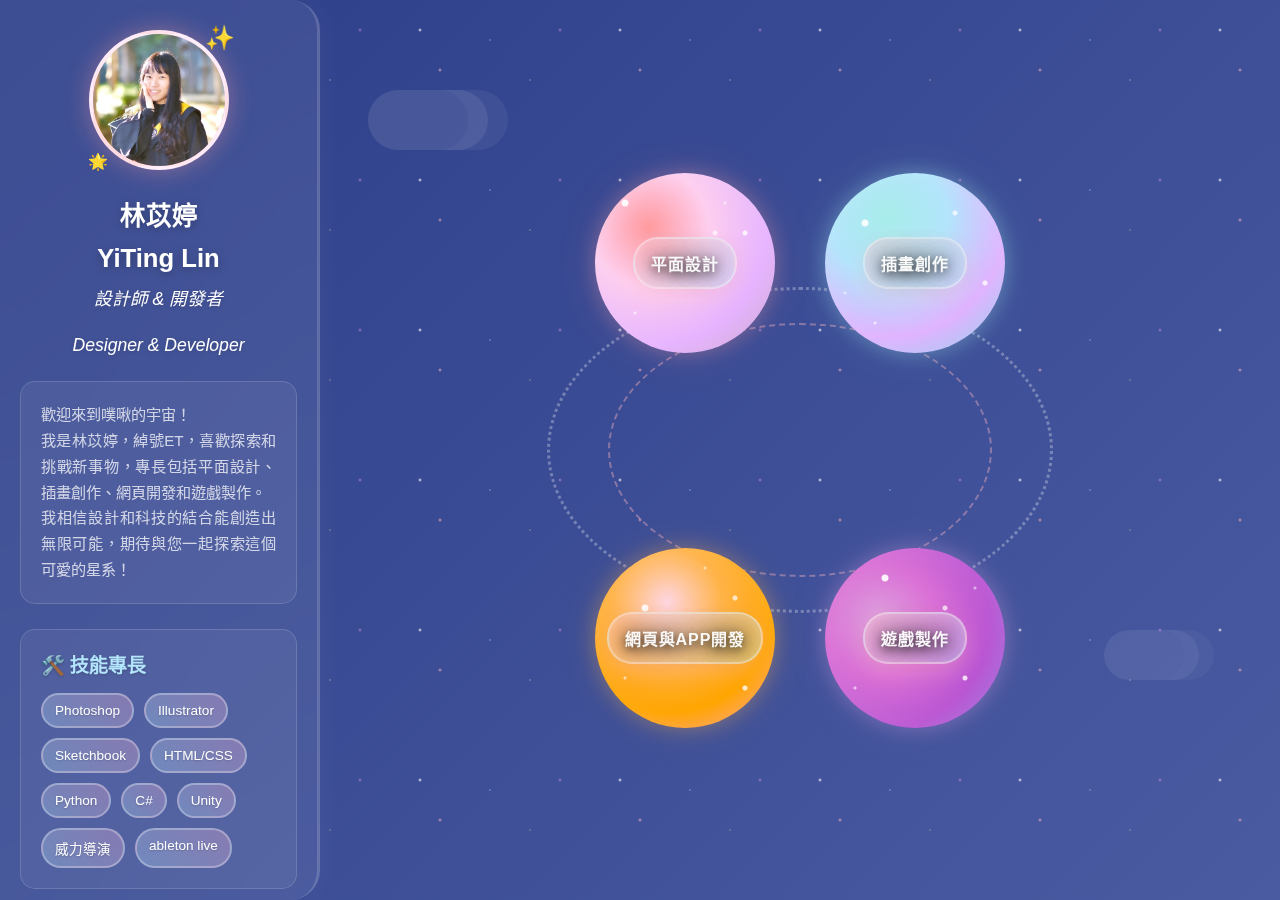
<file: left-content.html>
<!DOCTYPE html>
<html lang="zh-TW">
<head>
    <meta charset="UTF-8">
    <meta name="viewport" content="width=device-width, initial-scale=1.0">
    <title>噗啾星系 - 作品集</title>
    <link rel="stylesheet" href="portfolio.css">
</head>
<body>
    <div class="container">
        <!-- 個人介紹區域 -->
        <aside class="profile-section">
            <div class="profile-avatar">
                <img src="P_image/avatar.jpg" alt="個人頭像" class="avatar-image">
            </div>
            <div class="profile-info">
                <h2>林苡婷</h2>
                <h2>YiTing Lin</h2>
                <p class="title">設計師 & 開發者</p>
                <p class="title">Designer & Developer</p>
                <div class="profile-description">
                    歡迎來到噗啾的宇宙！<br>我是林苡婷，綽號ET，喜歡探索和挑戰新事物，專長包括平面設計、插畫創作、網頁開發和遊戲製作。<br>我相信設計和科技的結合能創造出無限可能，期待與您一起探索這個可愛的星系！
                </div>
                <div class="skills">
                    <h3>🛠️ 技能專長</h3>
                    <div class="skill-tags">
                        <span class="skill-tag">Photoshop</span>
                        <span class="skill-tag">Illustrator</span>
                        <span class="skill-tag">Sketchbook</span>
                        <span class="skill-tag">HTML/CSS</span>
                        <span class="skill-tag">Python</span>
                        <span class="skill-tag">C#</span>
                        <span class="skill-tag">Unity</span>
                        <span class="skill-tag">威力導演</span>
                        <span class="skill-tag">ableton live</span>
                    </div>
                </div>
            </div>
        </aside>

        <!-- 作品展示區域 -->
        <main class="portfolio-section">
          
            
            <div class="planets-container">
                <div class="planet planet-graphic" data-category="graphic">
                    <div class="planet-title">平面設計</div>
                </div>
                
                <div class="planet planet-illustration" data-category="illustration">
                    <div class="planet-title">插畫創作</div>
                </div>
                
                <div class="planet planet-web" data-category="web">
                    <div class="planet-title">網頁與APP開發</div>
                </div>
                
                <div class="planet planet-game" data-category="game">
                    <div class="planet-title">遊戲製作</div>
                </div>
            </div>
        </main>
    </div>

    <!-- 作品展示模態框 -->
    <div id="portfolioModal" class="modal">
        <div class="modal-content">
            <span class="close">&times;</span>
            <h2 class="modal-title" id="modalTitle"></h2>
            <div class="works-grid" id="worksGrid">
                <!-- 作品項目將通過 JavaScript 動態生成 -->
            </div>
        </div>
    </div>

    <!-- 作品詳細資料模態框 -->
    <div id="detailModal" class="detail-modal">
        <div class="detail-modal-content">
            <span class="detail-close">&times;</span>
            <div class="detail-header">
                <h2 class="detail-title" id="detailTitle"></h2>
                <p class="detail-subtitle" id="detailSubtitle"></p>
            </div>
            <div class="detail-image" id="detailImage"></div>
            <div class="detail-content">
                <div class="detail-main" id="detailMain">
                    <!-- 詳細內容將通過 JavaScript 動態生成 -->
                </div>
                <div class="detail-sidebar" id="detailSidebar">
                    <!-- 側邊欄信息將通過 JavaScript 動態生成 -->
                </div>
            </div>
        </div>
    </div>

    <script>
        // 作品數據（包含詳細資料）
        const portfolioData = {
            graphic: {
                title: "🎨 平面設計作品",
                works: [
                    {
                        id: "brand-design0",
                        title: "品牌LOGO設計",
                        description: "為噗啾&呼嚕設計LOGO",
                        tags: ["LOGO設計"],
                        icon:  "P_image/G_0/1.png",
                        
                    },
                    {
                        id: "brand-design",
                        title: "服裝品牌視覺設計",
                        description: "為服裝品牌打造完整的品牌視覺識別系統，包含LOGO、名片、商品等設計元素。",
                        tags: ["LOGO設計", "品牌識別", "印刷設計"],
                        icon: "P_image/G_1/1.jpg",
                        details: {
                            subtitle: "完整視覺設計專案",
                            fullDescription: "此專案為構想一個潮流品牌，從概念發想到最終設計，涵蓋了品牌策略、視覺設計、印刷應用等多個層面。",
                            images: [
                                "P_image/G_1/1.jpg",
                                "P_image/G_1/2.jpg",
                                "P_image/G_1/3.jpg",
                                "P_image/G_1/4.jpg",
                                "P_image/G_1/5.jpg",
                                "P_image/G_1/6.jpg",
                                "P_image/G_1/7.jpg",
                                "P_image/G_1/8.jpg",
                                "P_image/G_1/9.jpg",
                                "P_image/G_1/10.jpg",
                                "P_image/G_1/11.jpg",
                                "P_image/G_1/12.jpg",
                                "P_image/G_1/13.jpg",
                                "P_image/G_1/14.jpg",
                                "P_image/G_1/15.jpg",
                                "P_image/G_1/16.jpg",
                                "P_image/G_1/17.jpg",
                                "P_image/G_1/18.jpg",
                                "P_image/G_1/19.jpg",
                                "P_image/G_1/20.jpg",
                                "P_image/G_1/21.jpg",
                                "P_image/G_1/22.jpg"
                            ],
                            sections: [
                                {
                                    title: "專案背景",
                                    content: "品牌視覺設計需要建立完整的識別系統，從LOGO設計到應用物品，每個元素都要呼應品牌核心價值。"
                                },
                                {
                                    title: "設計理念",
                                    content: "以簡約現代為設計主軸，運用幾何元素和溫暖色調，創造親和力十足的品牌形象。"
                                },
                                {
                                    title: "設計成果",
                                    content: "完成包含主標誌、輔助圖形、色彩系統、字體規範、名片、信紙等完整的視覺識別系統。"
                                }
                            ],
                            client: "N/A (課堂專案)",
                            duration: "2週",
                            tools: ["Adobe Illustrator", "Adobe Photoshop", "Adobe InDesign"],
                            year: "2022"
                        }
                    },
                    {
                        id: "brand-design2",
                        title: "遊戲公司LOGO設計",
                        description: "為遊戲公司設計LOGO",
                        tags: ["LOGO設計", "品牌識別"],
                        icon: "P_image/G_2/12.png",
                        details: {
                            subtitle: "LOGO設計專案",
                            fullDescription: "此專案為構想一個遊戲公司，並為其設計品牌LOGO",
                            images: [
                                "P_image/G_2/3.png",
                                "P_image/G_2/4.png",
                                "P_image/G_2/5.png",
                                "P_image/G_2/7.png",
                                "P_image/G_2/9.png",
                                "P_image/G_2/10.png",
                                "P_image/G_2/11.png",
                                "P_image/G_2/12.png",
                                "P_image/G_2/13.png"
                            ],
                            sections: [
                                {
                                    title: "專案背景",
                                    content: "此為課堂專案，非實際客戶需求。"
                                },
                                {
                                    title: "設計理念",
                                    content: "以公司名稱為主要設計元素，結合遊戲相關元素，傳達創新和可愛的品牌形象。色彩選擇以粉色和黑色為主調。"
                                },
                                {
                                    title: "設計成果",
                                    content: "完成包含LOGO、色彩系統、字體規範等完整的品牌識別設計。"
                                }
                            ],
                            client: "N/A (課堂專案)",
                            duration: "1週",
                            tools: ["Adobe Illustrator", "Adobe Photoshop"],
                            year: "2022"
                        }
                    },
                    {
                        id: "brand-design3",
                        title: "婚紗公司LOGO設計",
                        description: "為婚紗公司設計LOGO",
                        tags: ["LOGO設計", "品牌識別"],
                        icon:  "P_image/G_3/7.png",
                        details: {
                            subtitle: "LOGO設計專案",
                            fullDescription: "此專案為構想一個婚紗公司，並為其設計品牌LOGO",
                            images: [
                                "P_image/G_3/3.png",
                                "P_image/G_3/4.png",
                                "P_image/G_3/5.png",
                                "P_image/G_3/6.png",
                                "P_image/G_3/7.png"
                            ],
                            sections: [
                                {
                                    title: "專案背景",
                                    content: "此為課堂專案，非實際客戶需求。"
                                },
                                {
                                    title: "設計理念",
                                    content: "以婚紗為主要設計元素，加上5:20的時鐘指針，傳達浪漫的品牌形象。"
                                },
                                {
                                    title: "設計成果",
                                    content: "完成包含LOGO、色彩系統、字體規範等完整的品牌識別設計。"
                                }
                            ],
                            client: "N/A (課堂專案)",
                            duration: "1週",
                            tools: ["Adobe Illustrator", "Adobe Photoshop"],
                            year: "2022"
                        }
                    },
                    {
                        id: "brand-design4",
                        title: "電控科技廠視覺設計",
                        description: "為科技廠設計LOGO與名片",
                        tags: ["LOGO設計", "名片設計"],
                        icon:  "P_image/G_4/7.png",
                        details: {
                            subtitle: "LOGO與名片設計專案",
                            fullDescription: "此專案與三霸電控科技廠合作，為其設計LOGO與名片",
                            images: [
                                "P_image/G_4/4.png",
                                "P_image/G_4/5.png",
                                "P_image/G_4/6.png",
                                "P_image/G_4/7.png",
                                "P_image/G_4/8.png",
                                "P_image/G_4/9.png"
                            ],
                            sections: [
                                {
                                    title: "專案背景",
                                    content: "三霸電控科技廠更新一個現代化的品牌形象，一改以往的傳統LOGO。"
                                },
                                {
                                    title: "設計理念",
                                    content: "以三霸英文名稱字母為主要設計元素，加上齒輪輪廓，表達科技廠與發展無限的理念。"
                                },
                                {
                                    title: "設計成果",
                                    content: "完成包含LOGO和名片設計。"
                                }
                            ],
                            client: "三霸電控科技廠",
                            duration: "1週",
                            tools: ["Adobe Illustrator", "Adobe Photoshop"],
                            year: "2022"
                        }
                    },
                    {
                        id: "brand-design5",
                        title: "APP LOGO設計",
                        description: "為課程小組製作的APP設計LOGO",
                        tags: ["LOGO設計"],
                        icon:  "P_image/G_4/1.jpeg",
                        
                    },
                    {
                        id: "brand-design6",
                        title: "系上聯展LOGO設計",
                        description: "為系上舉辦的聯合展覽設計主題LOGO和橫幅",
                        tags: ["LOGO設計","橫幅設計"],
                        icon:  "P_image/G_4/2.png",
                        details: {
                            subtitle: "LOGO與橫幅設計專案",
                            fullDescription: "擔任系上聯合展覽的美宣，為展覽設計主題LOGO與橫幅",
                            images: [
                                "P_image/G_4/2.png",
                                "P_image/G_4/3.png"
                            ],
                            sections: [
                                {
                                    title: "專案背景",
                                    content: "聯展需要一個統一的視覺識別，吸引觀眾並傳達展覽主題。"
                                },
                                {
                                    title: "設計理念",
                                    content: "展覽主題為無垠，以宇宙和星空為靈感，LOGO結合了星球和宇宙風格字體設計，橫幅則使用了深藍紫色調和閃爍的星星、星球元素。"
                                },
                                {
                                    title: "設計成果",
                                    content: "完成包含LOGO和橫幅設計。"
                                }
                            ],
                            client: "系上聯合展覽",
                            duration: "1週",
                            tools: ["Adobe Illustrator"],
                            year: "2024"
                        }
                    },
                    {
                        id: "poster-design1",
                        title: "電影分級海報設計",
                        description: "電影分級海報設計，運用可愛小人物和簡要的排版標示分級制度。",
                        tags: ["海報設計", "內容傳達"],
                        icon: "P_image/P/1.jpg",
                        details: {
                            subtitle: "電影分級海報設計",
                            fullDescription: "為電影分級制度設計的海報，旨在以可愛的視覺風格吸引觀眾注意，同時清晰傳達分級信息。",
                            images: [
                                "P_image/P/1.jpg",
                                "P_image/P/1.jpg"
                            ],
                            sections: [
                                {
                                    title: "創意發想",
                                    content: "以可愛小人物舉牌方式傳達可觀看電影的年齡限制，替換傳統的文字說明。"
                                }
                            ],
                            client: "N/A (課堂專案)",
                            duration: "1週",
                            tools: ["Adobe Illustrator", "Sketchbook"],
                            year: "2022"
                        }
                    },
                    {
                        id: "poster-design2",
                        title: "COVID-19講解海報設計",
                        description: "COVID-19講解海報設計，運用圖解和簡要的排版說明相關知識。",
                        tags: ["海報設計", "內容傳達"],
                        icon: "P_image/P/2.png",
                        details: {
                            subtitle: "COVID-19講解海報海報設計",
                            fullDescription: "為COVID-19相關知識設計的海報，旨在以清晰的圖解和簡要文字說明疫情。",
                            images: [
                                "P_image/P/2.png",
                                "P_image/P/2.png"
                            ],
                            sections: [
                                {
                                    title: "創意發想",
                                    content: "以圖解方式呈現COVID-19的傳播途徑、症狀和預防措施，替換傳統的文字說明。"
                                }
                            ],
                            client: "N/A (課堂專案)",
                            duration: "1週",
                            tools: ["Adobe Illustrator", "Sketchbook"],
                            year: "2022"
                        }
                    },
                
                ]
            },
            illustration: {
                title: "✏️ 插畫創作",
                works: [
                    {
                        id: "character-design",
                        title: "IP角色設計",
                        description: "為噗啾&呼嚕設計兩個可愛角色",
                        tags: ["角色設計", "IP","Line貼圖"],
                        icon: "I_image/Char/3.png",
                        details: {
                            subtitle: "IP角色設計",
                            fullDescription: "為IP噗啾&呼嚕的角色設計，包含角色設定、插畫、LINE貼圖等等。",
                            images: [
                                "I_image/Char/3.png",
                                "I_image/Char/4.png",
                                "I_image/Char/5.png",
                                "I_image/Char/6.png",
                                "I_image/Char/7.png",
                                "I_image/Char/8.png",
                                "I_image/Char/9.png",
                                "I_image/Char/10.png"
                            ],
                            sections: [
                                {
                                    title: "角色設定",
                                    content: "噗啾和呼嚕是一對情侶，噗啾是小狐狸，呼嚕是小豬，他們的故事圍繞著日常生活中的小冒險和甜蜜互動。"
                                },
                                {
                                    title: "風格特色",
                                    content: "噗啾可愛活潑，呼嚕則是溫柔幽默，對新事物都勇於探索。"
                                },
                                {
                                    title: "應用範圍",
                                    content: "角色可應用於各種周邊商品，Line貼圖受人喜愛。"
                                }
                            ],
                            client: "噗啾&呼嚕",
                            duration: "2025初至今",
                            tools: ["Sketchbook"],
                            year: "2025"
                        }
                    },
                    {
                        id: "character-design2",
                        title: "角色設計",
                        description: "設計公仔角色",
                        tags: ["角色設計", "公仔"],
                        icon: "I_image/Char/2.jpg",
                        details: {
                            subtitle: "公仔角色設計",
                            fullDescription: "為一個可愛的公仔角色設計，包含角色設定、風格特色和應用範圍。",
                            images: [
                                "I_image/Char/1.png",
                                "I_image/Char/2.jpg"
                            ],
                            sections: [
                                {
                                    title: "角色設定",
                                    content: "由綿羊與獨角獸結合成的大眼睛萌生物"
                                },
                                {
                                    title: "風格特色",
                                    content: "頭上的小花會隨著他的心情改變，此造型是他的生氣狀態，展示最強的踢踢術"
                                },
                                {
                                    title: "應用範圍",
                                    content: "角色可應用於貼紙、袋子等等的周邊商品，形成完整的IP體系。"
                                }
                            ],
                            client: "N/A (課堂專案)",
                            duration: "2週",
                            tools: ["Adobe Illustrator"],
                            year: "2022"
                        }
                    },
                    {
                        id: "character-design3",
                        title: "角色設計",
                        description: "設計主題角色",
                        tags: ["角色設計", "主題角色"],
                        icon: "I_image/Char/11.png",
                        details: {
                            subtitle: "主題角色設計",
                            fullDescription: "為專案主題發想角色和和角色運用到小手冊。",
                            images: [
                                "I_image/Char/11.png",
                                "I_image/Char/11.png"
                            ],
                            sections: [
                                {
                                    title: "角色設定",
                                    content: "搭配專案場地與冰淇淋有關，因此以冰與四季中的冬天發想角色，創作出冬仔"
                                },
                                {
                                    title: "風格特色",
                                    content: "冬仔個性木訥，但對製造冰有著極高的熱情，會在冰淇淋店裡製作各式各樣的冰品。"
                                },
                                {
                                    title: "應用範圍",
                                    content: "角色應用於專案AR展示區說明小手冊的封面與門口AR互動區主角。"
                                }
                            ],
                            client: "展開設計有限公司_51冰研所",
                            duration: "2週",
                            tools: ["Adobe Illustrator"],
                            year: "2024"
                        }
                    },
                    {
                        id: "character-design4",
                        title: "頭貼設計",
                        description: "為客戶設計頭貼",
                        tags: ["頭貼設計"],
                        icon: "I_image/Char/12.png",
                        details: {
                            subtitle: "頭貼設計",
                            fullDescription: "為客戶設計符合需求的頭貼。",
                            images: [
                                "I_image/Char/12.png",
                                "I_image/Char/12.png"
                            ],
                            sections: [
                                {
                                    title: "角色設定",
                                    content: "客戶希望設計一個可愛的頭貼，展現其個性和喜好。"
                                },
                                {
                                    title: "風格特色",
                                    content: "頭貼以可愛的風格呈現，包含了客戶喜愛的元素，如冰淇淋。"
                                },
                                {
                                    title: "應用範圍",
                                    content: "頭貼可用於社交媒體、即時通訊軟體等平台，增強個人形象。"
                                }
                            ],
                            client: "客戶專案",
                            duration: "1天",
                            tools: ["Sketchbook"],
                            year: "2023"
                        }
                    },
                    {
                        id: "character-design5",
                        title: "遊戲角色與背景設計",
                        description: "為遊戲設計符合主題的角色與背景",
                        tags: ["遊戲設計", "角色設計", "背景設計"],
                        icon: "I_image/Char/13.png",
                        details: {
                            subtitle: "遊戲設計",
                            fullDescription: "為遊戲設計符合主題的角色與背景。",
                            images: [
                                "I_image/Char/13.png",
                                "I_image/Char/14.png",
                                "I_image/Char/15.png",
                                "I_image/Char/16.png"
                                
                            ],
                            sections: [
                                {
                                    title: "角色設定",
                                    content: "遊戲內角色設定為初入社會的大學畢業生。"
                                },
                                {
                                    title: "風格特色",
                                    content: "有點詼諧但可愛的風格，角色設計以簡約線條和明亮色彩為主。"
                                },
                                {
                                    title: "應用範圍",
                                    content: "角色和背景設計將應用於遊戲內，增強遊戲的視覺體驗。"
                                }
                            ],
                            client: "客戶專案",
                            duration: "1週",
                            tools: ["Sketchbook"],
                            year: "2025"
                        }
                    },
                ]
            },
            web: {
                title: "💻 網頁與APP開發",
                works: [
                    {
                        id: "website",
                        title: "學習輔助系統網頁",
                        description: "人工智慧運用於學習診斷與客製化學習輔助",
                        tags: ["人工智慧", "網頁","學習輔助"],
                        icon: "WA_image/1.jpeg", 
                        details: {
                            subtitle: "網頁結合人工智慧應用開發",
                            fullDescription: "人工智慧運用於學習診斷與客製化學習輔助，提供學生個性化的學習體驗。",
                            videoFile: "WA_image/video/1.mp4", 
                            images: [
                               
                            ],
                            sections: [
                                {
                                    title: "專案背景",
                                    content: "與小組成員共同協作完成，我擔任組長、負責學生功能之衝刺練習題(客製化學習輔助)製作與最後網站整合。"
                                },
                                {
                                    title: "技術實現",
                                    content: "採用演算法分析學生的學習數據，並根據分析結果生成個人化的練習題目。"
                                },
                                {
                                    title: "功能特色",
                                    content: "此系統主要分為兩個使用對象。<br>1. 教師　<br>#學生期末成績預測 - 我們蒐集103-109歷年學生成績資料，並利用五種演算法模型，以及兩類成績區間(及格與不及格、以55和65分分割)預測新學期的學生期末成績。<br>#學生章節熟悉分析 - 藉由學生在平時考的成績表現，分析其對各章節的熟悉度，方便老師了解學生的學習情況並加以輔導。<br> 2. 學生<br>#衝刺練習題 (客製化學習輔助) - 讓學生針對較不熟悉的章節進行衝刺練習。本功能使用ChatGPT生成的題目與答案文本(利用RASCEF作為prompt架構生成文本)對TensorFlow LSTM模型作訓練，進而於網站上使學生選擇章節，生成與章節相符的題目以供學生上傳該題程式檔做練習評分。"
                                }
                            ],
                            client: "國立臺中教育大學資訊工程學系",
                            duration: "1年",
                            tools: ["Python", "Flask", "TensorFlow", "HTML", "CSS", "JavaScript"],
                            year: "2024"
                        }
                    },
                    {
                        id: "website2",
                        title: "系上網站製作",
                        description: "為系上網站提出改版建議並製作新網站",
                        tags: ["網頁"],
                        icon: "WA_image/2.png", 
                        details: {
                            subtitle: "系上網站網站改版建議",
                            fullDescription: "為系上網站提出改版建議並製作新網站。",
                            images: [
                                "WA_image/2.png",
                                "WA_image/3.png",
                                "WA_image/4.png"
                            ],
                            sections: [
                                {
                                    title: "功能架構",
                                    content: "以系上網站為基礎，提出改版建議並製作新網站，包含首頁、供學生檢視自己的選修課狀況區、分享作品區等功能。"
                                },
                                {
                                    title: "技術特色",
                                    content: "使用HTML、CSS和JavaScript實現設計，並嘗試嵌入Google表單以收集學生選修課狀況。"
                                },
                            ],
                            client: "國立臺中教育大學數位內容科技學系",
                            duration: "2週",
                            tools: ["HTML", "CSS", "JavaScript"],
                            year: "2023"
                        }
                    },
                    {
                        id: "website3",
                        title: "電控科技廠網站設計",
                        description: "為電控科技廠設計網站，展示其產品和服務。",
                        tags: ["網頁", "網站設計"],
                        icon: "WA_image/5.png", 
                        details: {
                            subtitle: "電控科技廠網站合作專案",
                            fullDescription: "為電控科技廠設計網站，展示其產品和服務。",
                            images: [
                                "WA_image/5.png",
                                "WA_image/6.png"
                            ],
                            sections: [
                                {
                                    title: "功能架構",
                                    content: "以電控科技廠為基礎，設計網站包含首頁、產品展示、服務介紹、聯絡我們等功能。"
                                },
                                {
                                    title: "技術特色",
                                    content: "利用網頁切版展示產品與服務，並配合客戶需求進行修改。"
                                },
                            ],
                            client: "三霸電控科技廠",
                            duration: "2週",
                            tools: ["HTML", "CSS"],
                            year: "2023"
                        }
                    },
                    {
                        id: "website4",
                        title: "運動結合虛擬寵物軟體",
                        description: "以鼓勵運動為主題的虛擬寵物軟體，結合運動與遊戲元素。",
                        tags: ["軟體開發"],
                        icon: "WA_image/7.png", 
                        details: {
                            subtitle: "軟體開發專案",
                            fullDescription: "以鼓勵運動為主題的虛擬寵物軟體，結合運動與遊戲元素。",
                            images: [
                                "WA_image/7.png",
                                "WA_image/7.png"
                            ],
                            sections: [
                                {
                                    title: "功能架構",
                                    content: "具登入功能，使用者可以與虛擬寵物互動與聊天，在運動過程中獲得成就，藉此得到音樂碎片，碎片可串聯製作成一首專屬歌曲。"
                                },
                                {
                                    title: "技術特色",
                                    content: "Uinty平台開發，使用C#語言與連接ChatGPT，並結合音樂元素增強軟體體驗。本軟體與小組成員共同製作，此主題由我提出並在多個提案中通過，我主要負責負責設計寵物造型、協調工作及撰寫 Unity 與 ChatGPT 連結之程式。"
                                },
                            ],
                            client: "N/A (課堂專案)",
                            duration: "3個月",
                            tools: ["Unity", "C#", "Adobe Illustrator"],
                            year: "2023"
                        }
                    },
                    {
                        id: "website5",
                        title: "結合人工智慧情緒分析應用之軟體",
                        description: "結合人工智慧情緒分析應用之軟體，提供使用者情緒分析和建議。",
                        tags: ["軟體開發","人工智慧", "情緒分析"],
                        icon: "WA_image/8.png", 
                        details: {
                            subtitle: "軟體結合人工智慧情緒分析專案",
                            fullDescription: "結合人工智慧情緒分析應用之軟體，提供使用者情緒分析和建議。",
                            images: [
                                "WA_image/8.png",
                                "WA_image/9.png"
                            ],
                            sections: [
                                {
                                    title: "功能架構",
                                    content: "面對常用訊息聊天的時代，很常不確定對方的情緒，這個軟體可以透過人工智慧分析對方的情緒，並提供建議。使用者可以輸入對話內容，軟體會分析情緒並給出相應的結果參考。"
                                },
                                {
                                    title: "技術特色",
                                    content: "利用Unity平台開發，使用C#語言實現互動介面，並連接人工智慧情緒分析KeyMoji API技術。本軟體與小組成員共同製作。"
                                },
                            ],
                            client: "N/A (課堂專案)",
                            duration: "2週",
                            tools: ["Unity", "C#", "KeyMoji API"],
                            year: "2024"
                        }
                    },
                    {
                        id: "website6",
                        title: "AI輔助學習軟體",
                        description: "結合人工智慧情緒分析模組，即時分析學生的情緒。",
                        tags: ["軟體開發","人工智慧", "情緒分析"],
                        icon: "WA_image/12.jpeg", 
                        details: {
                            subtitle: "AI輔助學習軟體開發專案",
                            fullDescription: "結合人工智慧情緒分析模組，即時分析學生的情緒。",
                            images: [
                                "WA_image/11.jpeg",
                                "WA_image/12.jpeg",
                                "WA_image/13.jpeg",
                                "WA_image/14.jpeg",
                            ],
                            sections: [
                                {
                                    title: "功能架構",
                                    content: "本研究軟體將導入同理心回覆理論作為輸出原則，並利用ChatGPT以教師的角色回覆及解答學習者。其中用途選項分為回覆學生問題及學生抒發情緒功能。"
                                },
                                {
                                    title: "技術特色",
                                    content: "這是一套 AI 輔助學習軟體，結合人工智慧情緒分析模組 KeyMojiAPI、ChatGPT 與 Unity，即時分析學生的情緒，並以同理心理論為基礎提供相應的回應。"
                                },
                            ],
                            client: "搭配大專生計畫開發",
                            duration: "3個月",
                            tools: ["Unity", "C#", "KeyMoji API"],
                            year: "2025"
                        }
                    },
                    {
                        id: "portfolio-website",
                        title: "噗啾&呼嚕作品集網站",
                        description: "作品集網站，展現創意和技術能力的完美結合。",
                        tags: ["作品集", "網頁"],
                        icon: "WA_image/10.jpeg", 
                    }
                ]
            },
            game: {
                title: "🎮 遊戲製作",
                works: [
                    {
                        id: "puzzle-adventure",
                        title: "結合議題的解謎遊戲",
                        description: "探討家庭教育與兩性平權之遊戲設計",
                        tags: ["Unity", "解謎","議題","日記系統","情緒分析"],
                        icon: "G_image/4.png",
                        details: {
                            subtitle: "《家秘日記》解謎遊戲",
                            fullDescription: "結合家庭教育與兩性平權議題之解謎遊戲",
                            videoFile: "G_image/video/1.mp4", 
                            images: [
                               
                            ],
                            sections: [
                                {
                                    title: "謎題設計",
                                    content: "遊戲中有許多須使用鑰匙解開與互動的環節，進而從中了解遊戲角色相關故事。"
                                },
                                {
                                    title: "敘事手法",
                                    content: "將文獻蒐集及親身經驗等等觀點融入故事設計，使玩家經過遊戲沉浸式體驗家中情境，從中思考如何應對家庭爭執與反思議題。"
                                },
                                {
                                    title: "技術挑戰",
                                    content: "此遊戲與小組成員共同製作，我主要負責遊戲程式撰寫。<br>製作過程中需將所有故事階段串接，加入存檔功能，且本遊戲有特別的日記系統，可讓玩家針對一個階段的體驗輸入感受文字，系統便將文字經由情緒分析應用判斷玩家情緒而影響遊戲內主角情緒值，最後影響到故事的結局走向。這些皆是開發此遊戲的重要挑戰。"
                                }
                            ],
                            client: "Monimo",
                            duration: "1年",
                            tools: ["Unity", "C#"],
                            year: "2024"
                        }
                    },
                    {
                        id: "platform-game",
                        title: "2D卷軸跳躍遊戲",
                        description: "像素風格的2D平台遊戲，結合經典玩法與現代設計理念。",
                        tags: ["Unity", "2D卷軸"],
                        icon: "G_image/1.jpg", 
                        details: {
                            subtitle: "《今天要吃什麼?》卷軸遊戲",
                            fullDescription: "結合SDGs開發2D卷軸跳躍遊戲",
                            images: [
                                "G_image/1.jpg",
                                "G_image/2.jpg",
                                "G_image/3.jpg"
                            ],
                            sections: [
                                {
                                    title: "遊戲機制",
                                    content: "採用經典的跳躍、收集，加入現代的關卡設計和進程系統，總共分為三關，分別是普通關、中等困難和魔王關。此作品我主要負責遊戲程式撰寫"
                                },
                                {
                                    title: "視覺設計",
                                    content: "使用像素藝術風格。"
                                },
                                {
                                    title: "音效設計",
                                    content: "創作了符合風格的可愛音樂。"
                                }
                            ],
                            client: "N/A(課堂專案)",
                            duration: "1週",
                            tools: ["Unity","C#"],
                            year: "2024"
                        }
                    },
                ]
            }
        };

        // DOM 元素
        const modal = document.getElementById('portfolioModal');
        const modalTitle = document.getElementById('modalTitle');
        const worksGrid = document.getElementById('worksGrid');
        const closeBtn = document.querySelector('.close');
        const planets = document.querySelectorAll('.planet');

        // 詳細資料模態框元素
        const detailModal = document.getElementById('detailModal');
        const detailCloseBtn = document.querySelector('.detail-close');
        const detailTitle = document.getElementById('detailTitle');
        const detailSubtitle = document.getElementById('detailSubtitle');
        const detailImage = document.getElementById('detailImage');
        const detailMain = document.getElementById('detailMain');
        const detailSidebar = document.getElementById('detailSidebar');

        // 點擊星球顯示作品
        planets.forEach(planet => {
            planet.addEventListener('click', () => {
                const category = planet.dataset.category;
                const data = portfolioData[category];
                
                modalTitle.textContent = data.title;
                
                // 清空並重新生成模態框內容
                worksGrid.innerHTML = '';
                
                // 移除現有的篩選區域（如果存在）
                const existingFilterSection = document.querySelector('.filter-section');
                if (existingFilterSection) {
                    existingFilterSection.remove();
                }
                
                // 如果是平面設計類別，添加篩選功能
                if (category === 'graphic') {
                    createFilterSection(data.works, category);
                }
                
                // 如果是插畫創作類別，添加篩選功能
                if (category === 'illustration') {
                    createFilterSection(data.works, category);
                }
                
                // 如果是網頁與APP開發類別，添加篩選功能
                if (category === 'web') {
                    createFilterSection(data.works, category);
                }
                
                // 生成作品網格
                generateWorksGrid(data.works, category);
                
                modal.style.display = 'block';
            });
        });

        // 創建篩選區域
        function createFilterSection(works, currentCategory) {
            // 收集所有標籤
            const allTags = new Set();
            works.forEach(work => {
                work.tags.forEach(tag => allTags.add(tag));
            });
            
            // 創建篩選區域
            const filterSection = document.createElement('div');
            filterSection.className = 'filter-section';
            filterSection.innerHTML = `
                <div class="filter-label">🏷️ 依標籤篩選作品</div>
                <div class="filter-tags">
                    <span class="filter-tag show-all active" data-filter="all">全部顯示</span>
                    ${Array.from(allTags).map(tag => 
                        `<span class="filter-tag" data-filter="${tag}">${tag}</span>`
                    ).join('')}
                </div>
            `;
            
            // 插入到作品網格之前
            const modalContent = document.querySelector('.modal-content');
            const worksGridContainer = document.getElementById('worksGrid');
            modalContent.insertBefore(filterSection, worksGridContainer);
            
            // 添加篩選事件監聽器
            const filterTags = filterSection.querySelectorAll('.filter-tag');
            filterTags.forEach(tag => {
                tag.addEventListener('click', () => {
                    // 移除所有active狀態
                    filterTags.forEach(t => t.classList.remove('active'));
                    // 添加當前點擊的active狀態
                    tag.classList.add('active');
                    
                    const filterValue = tag.dataset.filter;
                    filterWorks(works, filterValue, currentCategory);
                });
            });
        }

        // 篩選作品
        function filterWorks(works, filterValue, category) {
            let filteredWorks = works;
            
            if (filterValue !== 'all') {
                filteredWorks = works.filter(work => 
                    work.tags.includes(filterValue)
                );
            }
            
            // 重新生成作品網格
            generateWorksGrid(filteredWorks, category);
        }

        // 生成作品網格
        function generateWorksGrid(works, category) {
            // 清空現有內容
            worksGrid.innerHTML = '';
            
            works.forEach(work => {
                const workItem = document.createElement('div');
                workItem.className = 'work-item';
                workItem.dataset.workId = work.id;
                workItem.dataset.category = category;
                
                workItem.innerHTML = `
                    <div class="work-image"><img src="${work.icon}" alt="${work.title}" style="width: 100%; height: 100%; object-fit: cover; border-radius: 8px;"></div>
                    <h3 class="work-title">${work.title}</h3>
                    <p class="work-description">${work.description}</p>
                    <div class="work-tags">
                        ${work.tags.map(tag => `<span class="work-tag">${tag}</span>`).join('')}
                    </div>
                `;
                
                // 添加點擊事件顯示詳細資料
                workItem.addEventListener('click', () => {
                    showWorkDetail(category, work.id);
                });
                
                worksGrid.appendChild(workItem);
            });
        }

        // 顯示作品詳細資料
        function showWorkDetail(category, workId) {
            const work = portfolioData[category].works.find(w => w.id === workId);
            if (!work || !work.details) return;
            
            const details = work.details;
            
            // 設置標題和副標題
            detailTitle.textContent = work.title;
            detailSubtitle.textContent = details.subtitle;
            
            // 生成主要內容
            detailMain.innerHTML = `
                <p>${details.fullDescription}</p>
                ${details.sections.map(section => `
                    <h3>${section.title}</h3>
                    <p>${section.content}</p>
                `).join('')}
            `;
            
            // 生成側邊欄信息
            detailSidebar.innerHTML = `
                <div class="detail-info-section">
                    <h4>📅 專案時間</h4>
                    <p>${details.duration} (${details.year})</p>
                </div>
                <div class="detail-info-section">
                    <h4>👤 客戶</h4>
                    <p>${details.client}</p>
                </div>
                <div class="detail-info-section">
                    <h4>🛠️ 使用工具</h4>
                    <div class="detail-tags">
                        ${details.tools.map(tool => `<span class="detail-tag">${tool}</span>`).join('')}
                    </div>
                </div>
                <div class="detail-info-section">
                    <h4>🏷️ 專案標籤</h4>
                    <div class="detail-tags">
                        ${work.tags.map(tag => `<span class="detail-tag">${tag}</span>`).join('')}
                    </div>
                </div>
            `;
            
            // 隱藏作品列表模態框，顯示詳細資料模態框
            modal.style.display = 'none';
            detailModal.style.display = 'block';

            // 初始化媒體內容（圖片輪播或影片）
            if (details.videoFile) {
                initLocalVideoContent(details, category);
            } else if (details.video) {
                initVideoContent(details, category);
            } else {
                initImageCarousel(details.images);
            }
        }

        // 初始化影片內容
        function initVideoContent(details, category) {
            const detailImageContainer = document.getElementById('detailImage');
            detailImageContainer.innerHTML = ''; // 清空現有內容
            
            // 創建影片容器
            const videoContainer = document.createElement('div');
            videoContainer.className = 'video-container';
            videoContainer.style.cssText = `
                position: relative;
                width: 100%;
                height: 0;
                padding-bottom: 56.25%; /* 16:9 aspect ratio */
                overflow: hidden;
                border-radius: 18px;
                box-shadow: 0 10px 30px rgba(0, 0, 0, 0.3);
            `;
            
            // 加入影片 iframe
            const videoWrapper = document.createElement('div');
            let videoHTML = details.video;
            
            // 如果是網頁與APP開發類別，為 iframe 添加自動播放參數
            if (category === 'web') {
                // 處理 YouTube 或其他 iframe 影片的自動播放
                if (videoHTML.includes('youtube.com/embed')) {
                    videoHTML = videoHTML.replace(/src="([^"]*)"/, (match, url) => {
                        const separator = url.includes('?') ? '&' : '?';
                        return `src="${url}${separator}autoplay=1&mute=1"`;
                    });
                }
                // 處理其他可能的 iframe 影片平台
                else if (videoHTML.includes('vimeo.com')) {
                    videoHTML = videoHTML.replace(/src="([^"]*)"/, (match, url) => {
                        const separator = url.includes('?') ? '&' : '?';
                        return `src="${url}${separator}autoplay=1&muted=1"`;
                    });
                }
            }
            
            videoWrapper.innerHTML = videoHTML;
            
            // 調整 iframe 樣式使其響應式
            const iframe = videoWrapper.querySelector('iframe');
            if (iframe) {
                iframe.style.cssText = `
                    position: absolute;
                    top: 0;
                    left: 0;
                    width: 100%;
                    height: 100%;
                    border: none;
                    border-radius: 18px;
                `;
                
                // 為網頁與APP開發類別添加額外的自動播放屬性
                if (category === 'web') {
                    iframe.setAttribute('allow', 'autoplay; encrypted-media');
                }
            }
            
            videoContainer.appendChild(videoWrapper);
            detailImageContainer.appendChild(videoContainer);
            
            // 如果還有圖片，在影片下方顯示圖片輪播
            if (details.images && details.images.length > 0) {
                const imagesTitle = document.createElement('h3');
                imagesTitle.textContent = '📸 專案圖片';
                imagesTitle.style.cssText = `
                    color: #b3e5fc;
                    margin: 30px 0 15px 0;
                    font-size: 1.4em;
                    border-left: 4px solid #b3e5fc;
                    padding-left: 15px;
                    text-shadow: 0 1px 3px rgba(0, 0, 0, 0.3);
                `;
                detailImageContainer.appendChild(imagesTitle);
                
                const imageGallery = document.createElement('div');
                imageGallery.className = 'image-gallery';
                imageGallery.id = 'imageGallery';
                detailImageContainer.appendChild(imageGallery);
                
                initImageGallery(details.images, imageGallery);
            }
        }

        // 初始化本地影片內容
        function initLocalVideoContent(details, category) {
            const detailImageContainer = document.getElementById('detailImage');
            detailImageContainer.innerHTML = ''; // 清空現有內容
            
            // 創建影片容器
            const videoContainer = document.createElement('div');
            videoContainer.className = 'video-container';
            videoContainer.style.cssText = `
                position: relative;
                width: 100%;
                background: linear-gradient(135deg, #ff9a9e, #fecfef, #a8edea);
                border-radius: 20px;
                overflow: hidden;
                border: 2px solid rgba(255, 255, 255, 0.2);
                box-shadow: 0 10px 30px rgba(0, 0, 0, 0.3);
                padding: 20px;
            `;
            
            // 創建 HTML5 video 元素
            const video = document.createElement('video');
            video.style.cssText = `
                width: 100%;
                height: auto;
                border-radius: 15px;
                background: #000;
                outline: none;
            `;
            video.controls = true;
            video.preload = 'metadata';
            
            // 如果是網頁與APP開發類別，添加自動播放和靜音屬性
            if (category === 'web') {
                video.autoplay = true;
                video.muted = true; // 現代瀏覽器要求自動播放的影片必須靜音
                video.loop = true; // 可選：讓影片循環播放
            }
            
            // 支援多種影片格式
            const videoFormats = [
                { src: details.videoFile, type: getVideoType(details.videoFile) }
            ];
            
            videoFormats.forEach(format => {
                const source = document.createElement('source');
                source.src = format.src;
                source.type = format.type;
                video.appendChild(source);
            });
            
            // 添加影片載入錯誤處理
            video.addEventListener('error', function() {
                const errorMsg = document.createElement('div');
                errorMsg.innerHTML = `
                    <div style="
                        text-align: center;
                        padding: 40px;
                        color: rgba(255, 255, 255, 0.8);
                        font-size: 1.1em;
                    ">
                        <div style="font-size: 3em; margin-bottom: 15px;">🎬</div>
                        <p>影片載入中或檔案不存在</p>
                        <p style="font-size: 0.9em; opacity: 0.7;">請確認影片檔案路徑：${details.videoFile}</p>
                    </div>
                `;
                videoContainer.innerHTML = '';
                videoContainer.appendChild(errorMsg);
            });
            
            // 添加影片載入完成事件
            video.addEventListener('loadedmetadata', function() {
                console.log('影片載入完成:', details.videoFile);
                
                // 如果是網頁與APP開發類別且支援自動播放，嘗試播放
                if (category === 'web') {
                    video.play().catch(error => {
                        console.log('自動播放失敗:', error);
                        // 如果自動播放失敗，可以顯示提示訊息
                    });
                }
            });
            
            videoContainer.appendChild(video);
            detailImageContainer.appendChild(videoContainer);
            
            // 如果還有圖片，在影片下方顯示圖片輪播
            if (details.images && details.images.length > 0) {
                const imagesTitle = document.createElement('h3');
                imagesTitle.textContent = '📸 專案圖片';
                imagesTitle.style.cssText = `
                    color: #b3e5fc;
                    margin: 30px 0 15px 0;
                    font-size: 1.4em;
                    border-left: 4px solid #b3e5fc;
                    padding-left: 15px;
                    text-shadow: 0 1px 3px rgba(0, 0, 0, 0.3);
                `;
                detailImageContainer.appendChild(imagesTitle);
                
                const imageGallery = document.createElement('div');
                imageGallery.className = 'image-gallery';
                imageGallery.id = 'imageGallery';
                detailImageContainer.appendChild(imageGallery);
                
                initImageGallery(details.images, imageGallery);
            }
        }

        // 根據檔案副檔名判斷影片類型
        function getVideoType(filename) {
            const extension = filename.split('.').pop().toLowerCase();
            switch (extension) {
                case 'mp4':
                    return 'video/mp4';
                case 'mov':
                    return 'video/quicktime';
                case 'webm':
                    return 'video/webm';
                case 'ogg':
                    return 'video/ogg';
                case 'avi':
                    return 'video/x-msvideo';
                default:
                    return 'video/mp4';
            }
        }

        // 初始化圖片輪播
        function initImageCarousel(images) {
            const detailImageContainer = document.getElementById('detailImage');
            detailImageContainer.innerHTML = ''; // 清空現有內容
            
            if (!images || images.length === 0) {
                detailImageContainer.innerHTML = '<p style="text-align: center; color: rgba(255, 255, 255, 0.6);">暫無圖片</p>';
                return;
            }
            
            if (images.length === 1) {
                // 單張圖片顯示
                const singleImage = document.createElement('img');
                singleImage.src = images[0];
                singleImage.className = 'detail-image-single';
                singleImage.alt = '作品圖片';
                detailImageContainer.appendChild(singleImage);
                return;
            }
            
            // 多張圖片輪播
            const carouselContainer = document.createElement('div');
            carouselContainer.className = 'carousel-container';
            carouselContainer.style.cssText = `
                position: relative;
                width: 100%;
                background: linear-gradient(135deg, #ff9a9e, #fecfef, #a8edea);
                border-radius: 20px;
                overflow: hidden;
                border: 2px solid rgba(255, 255, 255, 0.2);
                box-shadow: 0 10px 30px rgba(0, 0, 0, 0.3);
            `;
            
            const carouselInner = document.createElement('div');
            carouselInner.className = 'carousel-inner';
            
            // 創建圖片項目
            images.forEach((imageSrc, index) => {
                const carouselItem = document.createElement('div');
                carouselItem.className = `carousel-item ${index === 0 ? 'active' : ''}`;
                
                const img = document.createElement('img');
                img.src = imageSrc;
                img.alt = `作品圖片 ${index + 1}`;
                img.style.cssText = `
                    width: 100%;
                    height: auto;
                    max-height: 600px;
                    object-fit: contain;
                    border-radius: 18px;
                `;
                
                carouselItem.appendChild(img);
                carouselInner.appendChild(carouselItem);
            });
            
            // 創建控制按鈕
            const prevButton = document.createElement('button');
            prevButton.className = 'carousel-control-prev';
            prevButton.setAttribute('aria-label', '上一張');
            
            const nextButton = document.createElement('button');
            nextButton.className = 'carousel-control-next';
            nextButton.setAttribute('aria-label', '下一張');
            
            // 輪播控制邏輯
            let currentIndex = 0;
            const carouselItems = carouselInner.querySelectorAll('.carousel-item');
            
            function showSlide(index) {
                carouselItems.forEach((item, i) => {
                    item.classList.toggle('active', i === index);
                });
            }
            
            prevButton.addEventListener('click', () => {
                currentIndex = (currentIndex - 1 + images.length) % images.length;
                showSlide(currentIndex);
            });
            
            nextButton.addEventListener('click', () => {
                currentIndex = (currentIndex + 1) % images.length;
                showSlide(currentIndex);
            });
            
            // 自動輪播（可選）
            setInterval(() => {
                currentIndex = (currentIndex + 1) % images.length;
                showSlide(currentIndex);
            }, 5000); // 5秒自動切換
            
            carouselContainer.appendChild(carouselInner);
            carouselContainer.appendChild(prevButton);
            carouselContainer.appendChild(nextButton);
            detailImageContainer.appendChild(carouselContainer);
        }

        // 初始化圖片畫廊（用於影片下方的圖片顯示）
        function initImageGallery(images, container) {
            if (!images || images.length === 0 || !container) return;
            
            container.innerHTML = ''; // 清空現有內容
            
            container.style.cssText = `
                display: grid;
                grid-template-columns: repeat(auto-fit, minmax(200px, 1fr));
                gap: 15px;
                margin-top: 20px;
            `;
            
            images.forEach((imageSrc, index) => {
                const imageItem = document.createElement('div');
                imageItem.style.cssText = `
                    position: relative;
                    border-radius: 15px;
                    overflow: hidden;
                    cursor: pointer;
                    transition: all 0.3s ease;
                    background: rgba(255, 255, 255, 0.1);
                    backdrop-filter: blur(10px);
                    border: 2px solid rgba(255, 255, 255, 0.2);
                `;
                
                const img = document.createElement('img');
                img.src = imageSrc;
                img.alt = `專案圖片 ${index + 1}`;
                img.style.cssText = `
                    width: 100%;
                    height: 150px;
                    object-fit: cover;
                    transition: transform 0.3s ease;
                `;
                
                // 點擊放大功能
                imageItem.addEventListener('click', () => {
                    showImageLightbox(imageSrc);
                });
                
                // 懸停效果
                imageItem.addEventListener('mouseenter', () => {
                    imageItem.style.transform = 'scale(1.05)';
                    imageItem.style.boxShadow = '0 10px 25px rgba(0, 0, 0, 0.3)';
                    img.style.transform = 'scale(1.1)';
                });
                
                imageItem.addEventListener('mouseleave', () => {
                    imageItem.style.transform = 'scale(1)';
                    imageItem.style.boxShadow = 'none';
                    img.style.transform = 'scale(1)';
                });
                
                imageItem.appendChild(img);
                container.appendChild(imageItem);
            });
        }

        // 圖片燈箱功能
        function showImageLightbox(imageSrc) {
            const lightbox = document.createElement('div');
            lightbox.style.cssText = `
                position: fixed;
                top: 0;
                left: 0;
                width: 100%;
                height: 100%;
                background: rgba(0, 0, 0, 0.9);
                z-index: 2000;
                display: flex;
                align-items: center;
                justify-content: center;
                backdrop-filter: blur(10px);
                cursor: pointer;
            `;
            
            const img = document.createElement('img');
            img.src = imageSrc;
            img.style.cssText = `
                max-width: 90%;
                max-height: 90%;
                object-fit: contain;
                border-radius: 10px;
                box-shadow: 0 20px 60px rgba(0, 0, 0, 0.5);
            `;
            
            const closeButton = document.createElement('button');
            closeButton.innerHTML = '×';
            closeButton.style.cssText = `
                position: absolute;
                top: 20px;
                right: 30px;
                background: rgba(255, 255, 255, 0.2);
                border: none;
                color: white;
                font-size: 40px;
                cursor: pointer;
                border-radius: 50%;
                width: 60px;
                height: 60px;
                display: flex;
                align-items: center;
                justify-content: center;
                transition: all 0.3s ease;
            `;
            
            closeButton.addEventListener('mouseenter', () => {
                closeButton.style.background = 'rgba(255, 255, 255, 0.3)';
                closeButton.style.transform = 'scale(1.1)';
            });
            
            closeButton.addEventListener('mouseleave', () => {
                closeButton.style.background = 'rgba(255, 255, 255, 0.2)';
                closeButton.style.transform = 'scale(1)';
            });
            
            // 關閉燈箱
            function closeLightbox() {
                document.body.removeChild(lightbox);
            }
            
            closeButton.addEventListener('click', (e) => {
                e.stopPropagation();
                closeLightbox();
            });
            
            lightbox.addEventListener('click', closeLightbox);
            
            // ESC鍵關閉
            const handleKeyPress = (e) => {
                if (e.key === 'Escape') {
                    closeLightbox();
                    document.removeEventListener('keydown', handleKeyPress);
                }
            };
            document.addEventListener('keydown', handleKeyPress);
            
            lightbox.appendChild(img);
            lightbox.appendChild(closeButton);
            document.body.appendChild(lightbox);
        }

        // 關閉模態框
        closeBtn.addEventListener('click', () => {
            modal.style.display = 'none';
        });

        detailCloseBtn.addEventListener('click', () => {
            detailModal.style.display = 'none';
            modal.style.display = 'block'; // 重新顯示作品列表模態框
        });

        // 點擊模態框外部關閉
        window.addEventListener('click', (e) => {
            if (e.target === modal) {
                modal.style.display = 'none';
            }
            if (e.target === detailModal) {
                detailModal.style.display = 'none';
                modal.style.display = 'block'; // 重新顯示作品列表模態框
            }
        });

        // 添加星球浮動動畫
        planets.forEach((planet, index) => {
            planet.style.animation = `float 3s ease-in-out infinite ${index * 0.5}s`;
        });
    </script>
</body>
</html>
</file>
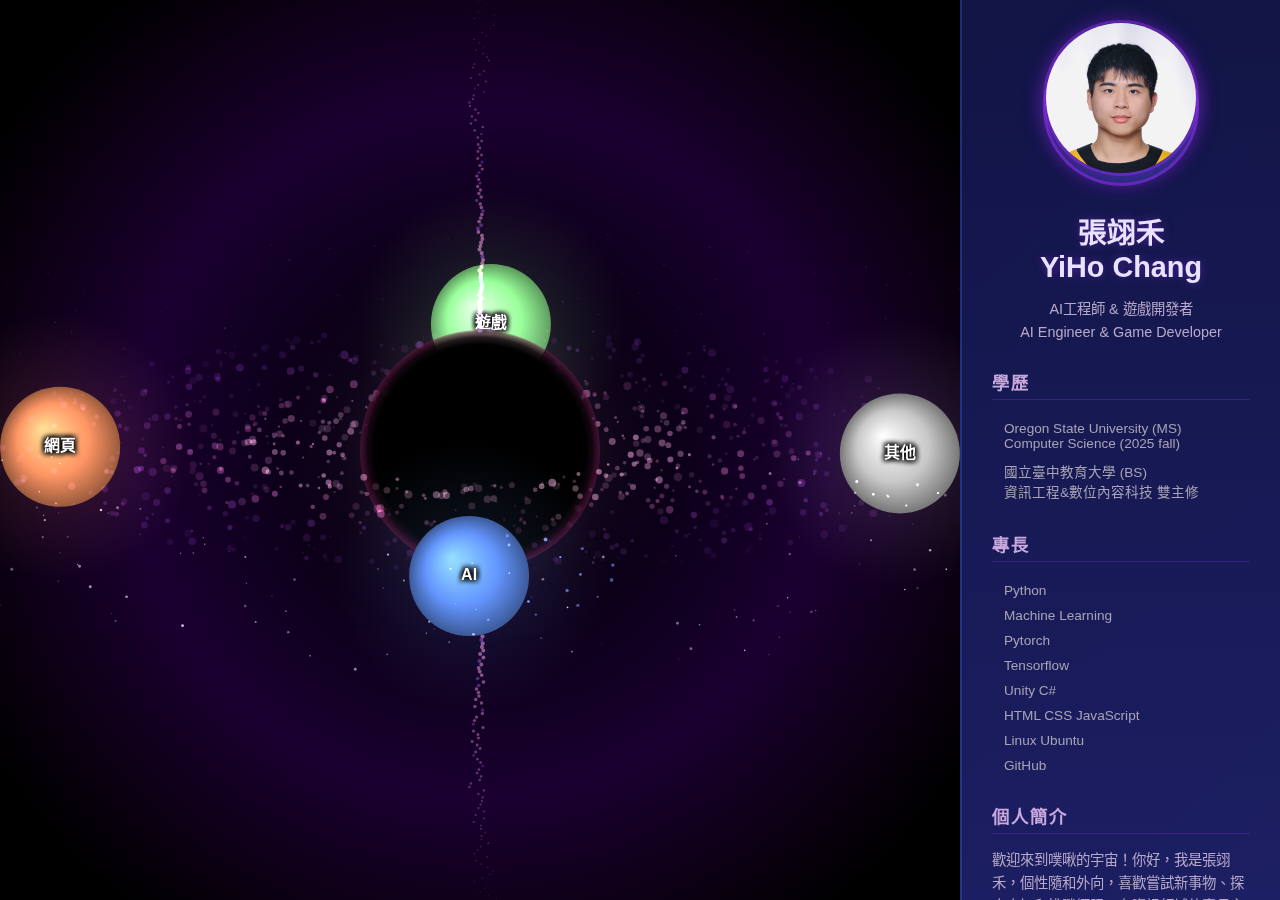
<file: right-content.html>
<!DOCTYPE html>
<html lang="zh-TW">
<head>
    <meta charset="UTF-8">
    <meta name="viewport" content="width=device-width, initial-scale=1.0">
    <title>呼嚕個人網站</title>
    <link rel="stylesheet" href="hooloo_files/style.css">
</head>
<body>
    <div class="container">        <aside class="sidebar">
            <div class="profile-section">
                <div class="profile-pic-placeholder">
                    <img src="hooloo_files/profile.jpg" alt="Profile Picture" class="profile-pic">
                </div>
                <div class="profile-info">
                    <h2>張翊禾<br>YiHo Chang</h2>
                    <p>AI工程師 & 遊戲開發者<br>AI Engineer & Game Developer</p>
                </div>
            </div>
              <div class="content-grid">
                <div class="grid-item">
                    <h3>學歷</h3>
                    <ul>
                        <li>Oregon State University (MS)<br>Computer Science (2025 fall)</li>
                        <li>國立臺中教育大學 (BS)<br>資訊工程&數位內容科技 雙主修</li>
                    </ul>
                </div>
                
                <div class="grid-item">
                    <h3>專長</h3>
                    <ul>
                        <li>Python</li>
                        <li>Machine Learning</li>
                        <li>Pytorch</li>
                        <li>Tensorflow</li>
                        <li>Unity C#</li>
                        <li>HTML CSS JavaScript</li>
                        <li>Linux Ubuntu</li>
                        <li>GitHub</li>
                    </ul>
                </div>
                
                <div class="grid-item">
                    <h3>個人簡介</h3>
                    <p style="text-align: left;">歡迎來到噗啾的宇宙！你好，我是張翊禾，個性隨和外向，喜歡嘗試新事物、探索未知和挑戰極限，在資訊領域的專長主要是AI應用開發和系統開發，最近有在專研網路資安領域，夢想是打造火箭。歡迎寄信或是私訊聯絡我喔！</p>
                </div>
                
                <div class="grid-item">
                    <h3>證照</h3>
                    <ul class="certificates">
                        <li><a href="https://www.coursera.org/account/accomplishments/verify/5RTEXB33Q2HG" target="_blank" rel="noopener noreferrer">Generative AI with LLMs</a></li>
                        <li><a href="https://www.coursera.org/account/accomplishments/verify/TBFRIWA3XZ6O" target="_blank" rel="noopener noreferrer">Exploratory Data Analysis for ML</a></li>
                    </ul>
                    <h3>外部連結</h3>                    <ul class="other_links">
                        <li><a href="https://www.linkedin.com/in/yi-ho-chang-294817265/" target="_blank" rel="noopener noreferrer">LinkedIn</a></li>
                    </ul>
                </div>
            </div>
        </aside>        <main class="main-content">
            <div class="starfield-hint">請點擊星球以查看專案</div>
            <canvas id="starfield"></canvas>
            <!-- 行星將通過 JavaScript 添加 -->
        </main>
    </div>
    <script src="hooloo_files/script.js"></script>
</body>
</html>
</file>
<file: indexfiles/style.css>
body {
    margin: 0;
    overflow: hidden;
    background-color: black;
}

.meteor {
    position: absolute;
    width: 50px;
    height: 50px;
    border-radius: 50%;
    background-color: gray;
    box-shadow: 0 0 10px white;
    animation: move 3s linear forwards;
}

@keyframes move {
    0% {
        transform: translate(0, 0);
    }
    50% {
        transform: translate(300px, 300px);
    }
    100% {
        transform: translate(0, 0);
    }
}

.explosion {
    position: absolute;
    width: 200px;
    height: 200px;
    background: radial-gradient(circle, rgba(255, 255, 0, 0.8) 0%, rgba(255, 0, 0, 0.8) 100%);
    border-radius: 50%;
    opacity: 0;
    animation: explode 1s forwards;
}

@keyframes explode {
    0% {
        transform: scale(1);
        opacity: 1;
    }
    100% {
        transform: scale(5);
        opacity: 0;
    }
}

.galaxy {
    position: absolute;
    width: 100%;
    height: 100%;
    background: url('path/to/galaxy-image.jpg') no-repeat center center fixed;
    background-size: cover;
    opacity: 0;
    animation: fadeIn 2s forwards;
}

@keyframes fadeIn {
    0% {
        opacity: 0;
    }
    100% {
        opacity: 1;
    }
}

/* Skip按钮样式 */
#skipButton {
    position: fixed;
    top: 20px;
    right: 20px;
    background-color: rgba(255, 255, 255, 0.3); /* 半透明白色 */
    color: white;
    border: 2px solid rgba(255, 255, 255, 0.5);
    border-radius: 25px;
    padding: 10px 20px;
    font-size: 16px;
    font-weight: bold;
    cursor: pointer;
    z-index: 1000;
    transition: all 0.3s ease;
    backdrop-filter: blur(5px); /* 毛玻璃效果 */
    -webkit-backdrop-filter: blur(5px);
}

#skipButton:hover {
    background-color: rgba(255, 255, 255, 0.5); /* 悬停时更不透明 */
    border-color: rgba(255, 255, 255, 0.8);
    transform: scale(1.05);
}

#skipButton:active {
    transform: scale(0.95);
}
</file>
<file: style.css>
/* General Styles */
body {
    font-family: 'Nunito', sans-serif;
    background: linear-gradient(135deg, #0a0a1a 0%, #1a1a3a 50%, #2a1a4a 100%);
    color: #e6e6ff;
    margin: 0;
    padding: 0;
    overflow-x: hidden;
    position: relative;
    min-height: 100vh;
    /* 添加平滑滾動和scroll snap */
    scroll-behavior: smooth;
    scroll-snap-type: y mandatory;
}

/* 為主要區域添加scroll snap points */
html {
    scroll-behavior: smooth;
    scroll-snap-type: y mandatory;
}

/* 每個主要section都成為snap point */
header {
    background: linear-gradient(135deg, #667eea 0%, #764ba2 100%);
    color: white;
    padding: 20px 30px;
    display: flex;
    flex-direction: row;
    align-items: center;
    justify-content: space-between;
    box-shadow: 0 2px 20px rgba(0, 0, 0, 0.3);
    border-bottom: 2px solid rgba(255, 255, 255, 0.1);
    /* 添加scroll snap */
    scroll-snap-align: start;
    scroll-snap-stop: always;
}

header .logo {
    margin-bottom: 0;
}

header .logo img {
    max-height: 60px;
    border-radius: 8px; 
}

header .contact-info {
    display: flex;
    gap: 30px;
    flex-wrap: wrap;
    justify-content: center;
}

header .contact-item {
    display: flex;
    align-items: center;
    gap: 12px;
    padding: 12px 18px;
    background: rgba(255, 255, 255, 0.1);
    border-radius: 25px;
    transition: all 0.3s ease;
    backdrop-filter: blur(10px);
    border: 1px solid rgba(255, 255, 255, 0.2);
}

header .contact-item:hover {
    background: rgba(255, 255, 255, 0.2);
    transform: translateY(-2px);
    box-shadow: 0 4px 15px rgba(0, 0, 0, 0.1);
}

header .contact-icon-wrapper {
    display: flex;
    align-items: center;
    justify-content: center;
    width: 35px;
    height: 35px;
    background: rgba(255, 255, 255, 0.2);
    border-radius: 50%;
    transition: all 0.3s ease;
}

header .contact-item:hover .contact-icon-wrapper {
    background: rgba(255, 255, 255, 0.3);
    transform: scale(1.1);
}

header .contact-icon {
    font-size: 1.2em;
}

header .contact-link {
    text-decoration: none;
    color: white;
    display: flex;
    flex-direction: column;
    gap: 2px;
    transition: color 0.3s ease;
}

header .contact-link:hover {
    color: #FFE4E1;
}

header .contact-label {
    font-size: 0.75em;
    font-weight: 600;
    opacity: 0.9;
    text-transform: uppercase;
    letter-spacing: 0.5px;
}

header .contact-detail {
    font-size: 0.85em;
    font-weight: 400;
    opacity: 0.95;
}

/* 移动设备适配 */
@media (max-width: 768px) {
    header .contact-info {
        gap: 15px;
    }
    
    header .contact-item {
        padding: 10px 15px;
        gap: 10px;
    }
    
    header .contact-icon-wrapper {
        width: 30px;
        height: 30px;
    }
    
    header .contact-icon {
        font-size: 1em;
    }
    
    header .contact-label {
        font-size: 0.7em;
    }
    
    header .contact-detail {
        font-size: 0.8em;
    }
}

@media (max-width: 480px) {
    header .contact-info {
        flex-direction: column;
        gap: 12px;
    }
    
    header .contact-item {
        justify-content: center;
        min-width: 200px;
    }
}

main {
    position: relative; 
    padding: 20px;
    /* 移除固定的最小高度，讓內容決定高度 */
    /* 添加scroll snap */
    scroll-snap-align: start;
    scroll-snap-stop: always;
    min-height: 100vh;
}

/* 優化的動畫基礎 */
.smooth-transform {
    will-change: transform, opacity;
    backface-visibility: hidden;
    transform-style: preserve-3d;
}

/* Content Area */
.content-area {
    margin-top: 30px; 
    padding: 0;
    background: transparent;
    border-radius: 0;
    box-shadow: none;
    transform: translateZ(0);
    height: auto;
    position: relative;
    overflow: hidden;
    /* 添加scroll snap */
    scroll-snap-align: center;
    scroll-snap-stop: always;
    /* 為不同螢幕尺寸設定最佳固定高度 */
    min-height: 85vh; /* 桌面版預設高度 */
}

/* 添加滑動容器 */
.slide-container {
    position: relative;
    width: 300%; /* 3個頁面的寬度 */
    height: 100%;
    display: flex;
    transition: transform 0.6s cubic-bezier(0.25, 0.46, 0.45, 0.94);
    will-change: transform;
    transform: translateX(-33.333%) translateZ(0); /* 初始位置顯示中間頁面 */
    /* 提升滾動體驗 */
    scroll-behavior: smooth;
    /* 確保容器有固定高度 */
    min-height: 85vh;
}

.slide-page {
    width: 33.333%; /* 每個頁面佔1/3寬度 */
    height: 100%;
    flex-shrink: 0;
    position: relative;
}

.slide-page iframe {
    width: 100%;
    /* 為不同螢幕尺寸設定最佳固定高度 */
    height: 85vh; /* 桌面版高度 */
    border: none;
    border-radius: 15px;
    background: rgba(255, 255, 255, 0.05);
    backdrop-filter: blur(10px);
    box-shadow: 0 8px 32px rgba(0, 0, 0, 0.3);
    overflow: auto; /* 改為auto以處理內容溢出 */
    transition: all 0.5s ease;
    display: block; /* 確保iframe正確顯示 */
    object-fit: contain; /* 保持內容比例 */
}

/* 滑動動畫類別 */
.slide-to-left {
    transform: translateX(0%); /* 向左滑動，顯示右頁面 */
}

.slide-to-right {
    transform: translateX(-66.666%); /* 向右滑動，顯示左頁面 */
}

.slide-to-center {
    transform: translateX(-33.333%); /* 回到中心位置 */
}

/* 頁面過渡效果 */
.page-transition-in {
    opacity: 1;
    transform: translateX(0);
}

.page-transition-out-left {
    opacity: 0.7;
    transform: translateX(-20px);
}

.page-transition-out-right {
    opacity: 0.7;
    transform: translateX(20px);
}

/* 大桌面螢幕 (1920px 以上) */
@media (min-width: 1920px) {
    .content-area {
        min-height: 80vh;
    }
    
    .slide-container {
        min-height: 80vh;
    }
    
    .slide-page iframe {
        height: 80vh;
    }
}

/* 標準桌面螢幕 (1200px - 1919px) */
@media (min-width: 1200px) and (max-width: 1919px) {
    .content-area {
        min-height: 85vh;
    }
    
    .slide-container {
        min-height: 85vh;
    }
    
    .slide-page iframe {
        height: 85vh;
    }
}

/* 小桌面/大平板 (992px - 1199px) */
@media (min-width: 992px) and (max-width: 1199px) {
    .content-area {
        min-height: 75vh;
    }
    
    .slide-container {
        min-height: 75vh;
    }
    
    .slide-page iframe {
        height: 75vh;
    }
}

/* 平板橫向 (768px - 991px) */
@media (min-width: 768px) and (max-width: 991px) {
    .content-area {
        min-height: 70vh;
    }
    
    .slide-container {
        min-height: 70vh;
    }
    
    .slide-page iframe {
        height: 70vh;
    }
    
    /* 調整導航條在平板上的間距 */
    .nav-track {
        gap: 60px;
        padding: 12px 25px;
    }
}

/* 平板直向/大手機橫向 (576px - 767px) */
@media (min-width: 576px) and (max-width: 767px) {
    .content-area {
        min-height: 65vh;
        margin-top: 20px;
    }
    
    .slide-container {
        min-height: 65vh;
    }
    
    .slide-page iframe {
        height: 65vh;
    }
    
    /* 調整導航條 */
    .nav-track {
        gap: 40px;
        padding: 10px 20px;
    }
    
    .nav-dot-image {
        width: 40px;
        height: 40px;
    }
    
    .nav-spaceship-image {
        width: 35px;
        height: 35px;
    }
}

/* 手機橫向 (480px - 575px) */
@media (min-width: 480px) and (max-width: 575px) {
    .content-area {
        min-height: 60vh;
        margin-top: 15px;
    }
    
    .slide-container {
        min-height: 60vh;
    }
    
    .slide-page iframe {
        height: 60vh;
    }
    
    /* 進一步調整導航條 */
    .nav-track {
        gap: 30px;
        padding: 8px 15px;
    }
    
    .nav-dot-image {
        width: 35px;
        height: 35px;
    }
    
    .nav-spaceship-image {
        width: 30px;
        height: 30px;
    }
}

/* 小手機 (320px - 479px) */
@media (max-width: 479px) {
    .content-area {
        min-height: 55vh;
        margin-top: 10px;
    }
    
    .slide-container {
        min-height: 55vh;
    }
    
    .slide-page iframe {
        height: 55vh;
    }
    
    /* 最小螢幕的導航條調整 */
    .nav-track {
        gap: 25px;
        padding: 8px 12px;
    }
    
    .nav-dot-image {
        width: 30px;
        height: 30px;
    }
    
    .nav-spaceship-image {
        width: 25px;
        height: 25px;
    }
    
    /* 調整主要區域padding */
    main {
        padding: 10px;
    }
}

/* 極小螢幕 (小於320px) */
@media (max-width: 319px) {
    .content-area {
        min-height: 50vh;
        margin-top: 10px;
    }
    
    .slide-container {
        min-height: 50vh;
    }
    
    .slide-page iframe {
        height: 50vh;
    }
    
    .nav-track {
        gap: 20px;
        padding: 6px 10px;
    }
    
    .nav-dot-image {
        width: 25px;
        height: 25px;
    }
    
    .nav-spaceship-image {
        width: 20px;
        height: 20px;
    }
    
    main {
        padding: 8px;
    }
}

/* 高解析度螢幕優化 */
@media (min-resolution: 192dpi), (min-resolution: 2dppx) {
    .slide-page iframe {
        /* 高DPI螢幕下微調高度以獲得更好的視覺效果 */
        height: calc(var(--iframe-height, 85vh) - 2vh);
    }
}

/* 橫向螢幕優化 */
@media (orientation: landscape) and (max-height: 600px) {
    .content-area {
        min-height: 80vh;
    }
    
    .slide-container {
        min-height: 80vh;
    }
    
    .slide-page iframe {
        height: 80vh;
    }
}

/* 直向螢幕優化 */
@media (orientation: portrait) and (max-width: 768px) {
    .content-area {
        min-height: 60vh;
    }
    
    .slide-container {
        min-height: 60vh;
    }
    
    .slide-page iframe {
        height: 60vh;
    }
}

/* 星空背景動畫 */
.stars {
    position: fixed;
    top: 0;
    left: 0;
    width: 100%;
    height: 100%;
    pointer-events: none;
    z-index: -1;
}

.star {
    position: absolute;
    background: white;
    border-radius: 50%;
    animation: twinkle 2s infinite ease-in-out;
}

.star:nth-child(1) { width: 1px; height: 1px; top: 20%; left: 20%; animation-delay: 0s; }
.star:nth-child(2) { width: 2px; height: 2px; top: 60%; left: 30%; animation-delay: 0.5s; }
.star:nth-child(3) { width: 1px; height: 1px; top: 10%; left: 70%; animation-delay: 1s; }
.star:nth-child(4) { width: 2px; height: 2px; top: 80%; left: 80%; animation-delay: 1.5s; }
.star:nth-child(5) { width: 1px; height: 1px; top: 30%; left: 60%; animation-delay: 0.3s; }
.star:nth-child(6) { width: 2px; height: 2px; top: 50%; left: 10%; animation-delay: 0.8s; }
.star:nth-child(7) { width: 1px; height: 1px; top: 70%; left: 40%; animation-delay: 1.2s; }
.star:nth-child(8) { width: 2px; height: 2px; top: 15%; left: 90%; animation-delay: 0.2s; }
.star:nth-child(9) { width: 1px; height: 1px; top: 90%; left: 50%; animation-delay: 0.7s; }
.star:nth-child(10) { width: 2px; height: 2px; top: 40%; left: 85%; animation-delay: 1.3s; }

@keyframes twinkle {
    0%, 100% { opacity: 0.3; transform: scale(1); }
    50% { opacity: 1; transform: scale(1.2); }
}

/* 導航條樣式 - 改為圖片格式 */
.navigation-bar {
    position: relative;
    display: flex;
    justify-content: center;
    margin: 20px 0;
    z-index: 10;
    /* 添加scroll snap */
    scroll-snap-align: center;
    scroll-snap-stop: normal;
}

.nav-track {
    position: relative;
    display: flex;
    align-items: center;
    gap: 100px;
    padding: 15px 30px;
    background: rgba(255, 255, 255, 0.1);
    border-radius: 50px;
    backdrop-filter: blur(10px);
    border: 1px solid rgba(255, 255, 255, 0.2);
    box-shadow: 0 4px 20px rgba(0, 0, 0, 0.3);
}

.nav-dot {
    width: 40px; /* 增大點點區域 */
    height: 40px;
    border-radius: 50%;
    background: transparent;
    transition: all 0.3s ease;
    cursor: pointer;
    position: relative;
    display: flex;
    align-items: center;
    justify-content: center;
}

.nav-dot-image {
    width: 50px; /* 圖片尺寸 */
    height: 50px;
    border-radius: 50%;
    transition: all 0.3s ease;
    filter: drop-shadow(0 0 10px rgba(255, 255, 255, 0.5));
}

.nav-dot:hover .nav-dot-image {
    transform: scale(1.2);
    filter: drop-shadow(0 0 15px rgba(255, 255, 255, 0.8));
}

.nav-dot.active .nav-dot-image {
    transform: scale(1.1);
    filter: drop-shadow(0 0 20px rgba(102, 126, 234, 0.8));
}

.nav-spaceship {
    position: absolute;
    top: 50%;
    /* 初始位置設為第一個點 + track padding + 第一個點寬度的一半 */
    left: calc(30px + 20px); /* padding(15px) + border + 第一個點中心位置 */
    transform: translate(-50%, -50%);
    transition: all 0.8s cubic-bezier(0.4, 0, 0.2, 1);
    z-index: 5;
}

.nav-spaceship-image {
    width: 40px; /* 飛船圖片尺寸 */
    height: 40px;
    filter: drop-shadow(0 0 15px rgba(74, 144, 226, 0.8));
    animation: nav-spaceship-float 2s ease-in-out infinite;
}

@keyframes nav-spaceship-float {
    0%, 100% { transform: translateY(0px) rotate(0deg); }
    50% { transform: translateY(-3px) rotate(2deg); }
}

/* 飛船移動到不同位置的樣式 - 重新精確計算對準點的中心 */
.nav-spaceship.position-left {
    left: calc(15px + 40px/2); /* padding + 第一個點寬度的一半 */
}

.nav-spaceship.position-main {
    left: calc(15px + 40px + 100px + 40px/2); /* padding + 第一個點寬度 + gap + 第二個點寬度的一半 */
}

.nav-spaceship.position-right {
    left: calc(15px + 40px + 100px + 40px + 100px + 40px/2); /* padding + 第一個點 + gap + 第二個點 + gap + 第三個點寬度的一半 */
}

/* 性能優化 */
* {
    box-sizing: border-box;
}

/* 減少重繪 */
.hover-nav {
    contain: layout style paint;
}

/* 當用戶偏好減少動畫時 */
@media (prefers-reduced-motion: reduce) {
    .slide-container {
        transition: none;
    }
    
    .slide-page iframe {
        transition: none;
    }
    
    .nav-spaceship-image {
        animation: none;
    }
}

/* 平滑的高度過渡 */
@media (prefers-reduced-motion: no-preference) {
    .slide-page iframe {
        transition: height 0.3s ease, all 0.5s ease;
    }
    
    .content-area, .slide-container {
        transition: min-height 0.3s ease;
    }
}
</file>
<file: portfolio.css>
* {
    margin: 0;
    padding: 0;
    box-sizing: border-box;
}

body {
    background: linear-gradient(135deg, #2c3e89 0%, #4a5ba2 25%, #6a4c93 50%, #7b68ee 75%, #483d8b 100%);
    background-size: 400% 400%;
    animation: gradientShift 15s ease infinite;
    color: white;
    font-family: 'Comic Sans MS', 'Arial', sans-serif;
    height: 100vh;
    overflow: hidden;
    position: relative;
}

/* 添加可愛的背景星星 */
body::before {
    content: '';
    position: fixed;
    top: 0;
    left: 0;
    width: 100%;
    height: 100%;
    background-image: 
        radial-gradient(2px 2px at 20px 30px, rgba(255, 255, 255, 0.9), transparent),
        radial-gradient(2px 2px at 40px 70px, rgba(255, 182, 193, 0.8), transparent),
        radial-gradient(1px 1px at 90px 40px, rgba(173, 216, 230, 0.9), transparent),
        radial-gradient(1px 1px at 130px 80px, rgba(255, 218, 185, 0.7), transparent),
        radial-gradient(2px 2px at 160px 30px, rgba(221, 160, 221, 0.6), transparent);
    background-repeat: repeat;
    background-size: 200px 150px;
    animation: twinkleStars 3s ease-in-out infinite alternate;
    pointer-events: none;
    z-index: 0;
}

@keyframes gradientShift {
    0% { background-position: 0% 50%; }
    50% { background-position: 100% 50%; }
    100% { background-position: 0% 50%; }
}

@keyframes twinkleStars {
    0% { opacity: 0.6; transform: scale(1); }
    50% { opacity: 1; transform: scale(1.2); }
    100% { opacity: 0.8; transform: scale(1); }
}

.container {
    display: flex;
    height: 100vh;
    position: relative;
    z-index: 1;
}

/* 個人介紹區域 - 更可愛的設計 */
.profile-section {
    width: 320px;
    background: rgba(255, 255, 255, 0.08);
    backdrop-filter: blur(20px);
    padding: 30px 20px;
    border-right: 3px solid rgba(255, 255, 255, 0.15);
    border-radius: 0 30px 30px 0;
    height: 100vh;
    overflow-y: auto;
    box-shadow: 0 0 30px rgba(255, 255, 255, 0.05);
}

.profile-avatar {
    width: 140px;
    height: 140px;
    border-radius: 50%;
    background: linear-gradient(45deg, #ff9a9e, #fecfef, #fecfef);
    margin: 0 auto 25px;
    display: flex;
    align-items: center;
    justify-content: center;
    font-size: 3em;
    border: 4px solid rgba(255, 255, 255, 0.6);
    animation: avatarFloat 3s ease-in-out infinite, avatarGlow 4s ease-in-out infinite alternate;
    box-shadow: 0 0 25px rgba(255, 154, 158, 0.4);
    position: relative;
}

/* 添加可愛的光環效果 */
.profile-avatar::before {
    content: '✨';
    position: absolute;
    top: -10px;
    right: -10px;
    font-size: 1.5rem;
    animation: sparkle 2s ease-in-out infinite;
}

.profile-avatar::after {
    content: '🌟';
    position: absolute;
    bottom: -5px;
    left: -5px;
    font-size: 1rem;
    animation: sparkle 2s ease-in-out infinite 1s;
}

@keyframes sparkle {
    0%, 100% { transform: scale(1) rotate(0deg); opacity: 0.7; }
    50% { transform: scale(1.3) rotate(180deg); opacity: 1; }
}

.profile-avatar img {
    width: 100%;
    height: 100%;
    border-radius: 50%;
    object-fit: cover;
}

@keyframes avatarFloat {
    0%, 100% { transform: translateY(0px) rotate(0deg); }
    33% { transform: translateY(-8px) rotate(2deg); }
    66% { transform: translateY(-12px) rotate(-2deg); }
}

@keyframes avatarGlow {
    0% { box-shadow: 0 0 25px rgba(255, 154, 158, 0.4); }
    100% { box-shadow: 0 0 40px rgba(255, 154, 158, 0.7), 0 0 60px rgba(254, 207, 239, 0.4); }
}

.profile-info h2 {
    font-size: 1.6em;
    margin-bottom: 12px;
    text-align: center;
    color: #fff;
    text-shadow: 0 2px 10px rgba(0, 0, 0, 0.3);
    font-weight: 600;
}

.profile-info .title {
    color: #ffffff;
    text-align: center;
    margin-bottom: 25px;
    font-style: italic;
    font-size: 1.1em;
    text-shadow: 0 1px 5px rgba(0, 0, 0, 0.2);
}

.profile-description {
    line-height: 1.7;
    color: rgba(255, 255, 255, 0.75);
    margin-bottom: 25px;
    text-align: justify;
    background: rgba(255, 255, 255, 0.06);
    padding: 20px;
    border-radius: 15px;
    border: 1px solid rgba(255, 255, 255, 0.15);
    font-size: 0.95em;
}

.skills {
    margin-top: 25px;
    background: rgba(255, 255, 255, 0.06);
    padding: 20px;
    border-radius: 15px;
    border: 1px solid rgba(255, 255, 255, 0.15);
}

.skills h3 {
    color: #b3e5fc;
    margin-bottom: 15px;
    font-size: 1.2em;
    text-shadow: 0 1px 3px rgba(0, 0, 0, 0.2);
}

.skill-tags {
    display: flex;
    flex-wrap: wrap;
    gap: 10px;
}

.skill-tag {
    background: linear-gradient(45deg, rgba(179, 229, 252, 0.3), rgba(255, 179, 217, 0.3));
    color: #fff;
    padding: 8px 12px;
    border-radius: 20px;
    font-size: 0.85em;
    border: 2px solid rgba(255, 255, 255, 0.3);
    transition: all 0.3s ease;
    cursor: default;
    text-shadow: 0 1px 2px rgba(0, 0, 0, 0.2);
}

.skill-tag:hover {
    transform: translateY(-2px) scale(1.05);
    box-shadow: 0 5px 15px rgba(255, 255, 255, 0.2);
}

/* 作品展示區域 - 可愛星球設計 */
.portfolio-section {
    flex: 1;
    padding: 50px;
    position: relative;
    height: 100vh;
    overflow: hidden;
    display: flex;
    flex-direction: column;
}

/* 背景裝飾雲朵 */
.portfolio-section::before {
    content: '';
    position: absolute;
    top: 10%;
    left: 5%;
    width: 100px;
    height: 60px;
    background: rgba(255, 255, 255, 0.1);
    border-radius: 50px;
    animation: cloudFloat 8s ease-in-out infinite;
    box-shadow: 20px 0 rgba(255, 255, 255, 0.08), 40px 0 rgba(255, 255, 255, 0.06);
}

.portfolio-section::after {
    content: '';
    position: absolute;
    top: 70%;
    right: 10%;
    width: 80px;
    height: 50px;
    background: rgba(255, 255, 255, 0.08);
    border-radius: 40px;
    animation: cloudFloat 10s ease-in-out infinite reverse;
    box-shadow: 15px 0 rgba(255, 255, 255, 0.06), 30px 0 rgba(255, 255, 255, 0.04);
}

@keyframes cloudFloat {
    0%, 100% { transform: translateX(0px) translateY(0px); }
    50% { transform: translateX(30px) translateY(-15px); }
}

/* 星球容器 - 更可愛的佈局 */
.planets-container {
    display: grid;
    grid-template-columns: repeat(2, 1fr);
    gap: 50px;
    max-width: 650px;
    margin: 50px auto;
    flex: 1;
    align-items: center;
    position: relative;
    z-index: 2;
}

/* 可愛的軌跡環 */
.planets-container::before {
    content: '';
    position: absolute;
    top: 50%;
    left: 50%;
    transform: translate(-50%, -50%);
    width: 500px;
    height: 320px;
    border: 3px dotted rgba(255, 255, 255, 0.3);
    border-radius: 50%;
    animation: orbitGlow 20s linear infinite;
    z-index: 1;
}

.planets-container::after {
    content: '';
    position: absolute;
    top: 50%;
    left: 50%;
    transform: translate(-50%, -50%);
    width: 380px;
    height: 250px;
    border: 2px dashed rgba(255, 182, 193, 0.4);
    border-radius: 50%;
    animation: orbitGlow 15s linear infinite reverse;
    z-index: 1;
}

@keyframes orbitGlow {
    0% { 
        transform: translate(-50%, -50%) rotate(0deg); 
        opacity: 0.3; 
    }
    50% { 
        opacity: 0.8; 
    }
    100% { 
        transform: translate(-50%, -50%) rotate(360deg); 
        opacity: 0.3; 
    }
}

/* 可愛星球設計 - 改為圖片背景 */
.planet {
    position: relative;
    width: 180px;
    height: 180px;
    border-radius: 50%;
    cursor: pointer;
    transition: all 0.4s cubic-bezier(0.175, 0.885, 0.32, 1.275);
    margin: 0 auto;
    display: flex;
    align-items: center;
    justify-content: center;
    flex-direction: column;
    box-shadow: 0 8px 40px rgba(0, 0, 0, 0.3), 0 0 20px rgba(255, 182, 193, 0.2);
    z-index: 2;
    border: 4px solid rgba(255, 255, 255, 0.4);
    background-size: 100% 100%;
    background-position: center;
    background-repeat: no-repeat;
    overflow: hidden;
    /* 移除了原本的 animation: planetBounce 4s ease-in-out infinite; */
}

.planet:hover {
    transform: scale(1.2) !important;
    box-shadow: 0 0 60px rgba(255, 255, 255, 0.5), 0 0 100px rgba(255, 255, 255, 0.3);
    animation-play-state: paused;
    border-color: rgba(255, 255, 255, 0.6);
}

/* 為每个星球添加夢幻的發光效果和更輕微的飄動 */
.planet-graphic {
    background: radial-gradient(circle at 30% 30%, #ff9a9e, #fecfef, #e6b3ff, #c8a2c8);
    border: none;
    box-shadow: 0 0 20px rgba(255, 154, 158, 0.3), 0 0 40px rgba(255, 154, 158, 0.15), inset 0 0 30px rgba(255, 255, 255, 0.1);
    position: relative;
    animation: planetFloat 12s ease-in-out infinite, planetSparkle 8s ease-in-out infinite alternate;
    animation-delay: 0s, 0.5s;
}

.planet-illustration {
    background: radial-gradient(circle at 35% 25%, #a8edea, #b3e5fc, #e0b3ff, #87ceeb);
    border: none;
    box-shadow: 0 0 20px rgba(168, 237, 234, 0.3), 0 0 40px rgba(168, 237, 234, 0.15), inset 0 0 30px rgba(255, 255, 255, 0.1);
    animation: planetFloat 14s ease-in-out infinite, planetSparkle 8s ease-in-out infinite alternate;
    animation-delay: 2s, 2.5s;
}

.planet-web {
    background: radial-gradient(circle at 40% 30%, #fed6e3, #ffb347, #ffa500, #ff9a9e);
    border: none;
    box-shadow: 0 0 20px rgba(255, 179, 71, 0.3), 0 0 40px rgba(255, 179, 71, 0.15), inset 0 0 30px rgba(255, 255, 255, 0.1);
    animation: planetFloat 16s ease-in-out infinite, planetSparkle 8s ease-in-out infinite alternate;
    animation-delay: 4s, 4.5s;
}

.planet-game {
    background: radial-gradient(circle at 30% 40%, #dda0dd, #da70d6, #ba55d3, #9370db);
    border: none;
    box-shadow: 0 0 20px rgba(221, 160, 221, 0.3), 0 0 40px rgba(221, 160, 221, 0.15), inset 0 0 30px rgba(255, 255, 255, 0.1);
    animation: planetFloat 10s ease-in-out infinite, planetSparkle 8s ease-in-out infinite alternate;
    animation-delay: 6s, 6.5s;
}

/* 宇宙飄動動畫 - 更輕微的3D飄動效果 */
@keyframes planetFloat {
    0% { 
        transform: translateY(0px) translateX(0px) rotateZ(0deg) scale(1);
        filter: brightness(1) saturate(1);
    }
    20% { 
        transform: translateY(-8px) translateX(6px) rotateZ(1deg) scale(1.01);
        filter: brightness(1.05) saturate(1.1);
    }
    40% { 
        transform: translateY(-15px) translateX(-3px) rotateZ(-1deg) scale(1.02);
        filter: brightness(1.08) saturate(1.15);
    }
    60% { 
        transform: translateY(-20px) translateX(8px) rotateZ(2deg) scale(1.015);
        filter: brightness(1.1) saturate(1.05);
    }
    80% { 
        transform: translateY(-10px) translateX(-4px) rotateZ(-0.5deg) scale(1.005);
        filter: brightness(1.03) saturate(1.2);
    }
    100% { 
        transform: translateY(0px) translateX(0px) rotateZ(0deg) scale(1);
        filter: brightness(1) saturate(1);
    }
}

/* 星球閃爍效果 - 更柔和的發光 */
@keyframes planetSparkle {
    0% { 
        box-shadow: 0 0 20px rgba(255, 154, 158, 0.3), 0 0 40px rgba(255, 154, 158, 0.15), inset 0 0 30px rgba(255, 255, 255, 0.1);
    }
    25% {
        box-shadow: 0 0 25px rgba(255, 154, 158, 0.4), 0 0 50px rgba(255, 154, 158, 0.2), inset 0 0 40px rgba(255, 255, 255, 0.15);
    }
    50% {
        box-shadow: 0 0 30px rgba(255, 154, 158, 0.5), 0 0 60px rgba(255, 154, 158, 0.25), inset 0 0 50px rgba(255, 255, 255, 0.2);
    }
    75% {
        box-shadow: 0 0 25px rgba(255, 154, 158, 0.4), 0 0 50px rgba(255, 154, 158, 0.2), inset 0 0 40px rgba(255, 255, 255, 0.15);
    }
    100% { 
        box-shadow: 0 0 20px rgba(255, 154, 158, 0.3), 0 0 40px rgba(255, 154, 158, 0.15), inset 0 0 30px rgba(255, 255, 255, 0.1);
    }
}

/* 每個星球的before和after效果保持不變，但調整顏色對應 */
.planet-graphic::before {
    content: '';
    position: absolute;
    top: -10px;
    left: -10px;
    right: -10px;
    bottom: -10px;
    background: 
        radial-gradient(circle at 20% 20%, rgba(255, 255, 255, 0.9) 3px, transparent 4px),
        radial-gradient(circle at 65% 35%, rgba(255, 255, 255, 0.7) 2px, transparent 3px),
        radial-gradient(circle at 80% 70px, rgba(255, 255, 255, 0.8) 2px, transparent 3px),
        radial-gradient(circle at 25% 75%, rgba(255, 255, 255, 0.6) 1px, transparent 2px),
        radial-gradient(circle at 70% 20%, rgba(255, 255, 255, 0.5) 1px, transparent 2px);
    border-radius: 50%;
    pointer-events: none;
    z-index: 1;
}

.planet-graphic::after {
    content: '';
    position: absolute;
    top: -25px;
    left: -25px;
    right: -25px;
    bottom: -25px;
    border: 3px solid rgba(255, 182, 193, 0.4);
    border-radius: 50%;
    border-style: dashed;
    animation: planetRing 20s linear infinite;
    pointer-events: none;
    z-index: 0;
}

.planet-illustration::before {
    content: '';
    position: absolute;
    top: -10px;
    left: -10px;
    right: -10px;
    bottom: -10px;
    background: 
        radial-gradient(circle at 25% 30%, rgba(255, 255, 255, 0.9) 3px, transparent 4px),
        radial-gradient(circle at 70% 25%, rgba(255, 255, 255, 0.7) 2px, transparent 3px),
        radial-gradient(circle at 85% 60%, rgba(255, 255, 255, 0.8) 2px, transparent 3px),
        radial-gradient(circle at 30% 80%, rgba(255, 255, 255, 0.6) 1px, transparent 2px),
        radial-gradient(circle at 15% 65%, rgba(255, 255, 255, 0.5) 1px, transparent 2px);
    border-radius: 50%;
    pointer-events: none;
    z-index: 1;
}

.planet-illustration::after {
    content: '';
    position: absolute;
    top: -30px;
    left: -30px;
    right: -30px;
    bottom: -30px;
    border: 2px solid rgba(173, 216, 230, 0.5);
    border-radius: 50%;
    border-style: solid;
    border-left-color: transparent;
    border-right-color: transparent;
    animation: planetRing 15s linear infinite reverse;
    pointer-events: none;
    z-index: 0;
}

.planet-web::before {
    content: '';
    position: absolute;
    top: -10px;
    left: -10px;
    right: -10px;
    bottom: -10px;
    background: 
        radial-gradient(circle at 30% 35%, rgba(255, 255, 255, 0.9) 3px, transparent 4px),
        radial-gradient(circle at 75% 30%, rgba(255, 255, 255, 0.7) 2px, transparent 3px),
        radial-gradient(circle at 80% 75%, rgba(255, 255, 255, 0.8) 2px, transparent 3px),
        radial-gradient(circle at 20% 70%, rgba(255, 255, 255, 0.6) 1px, transparent 2px),
        radial-gradient(circle at 60% 15%, rgba(255, 255, 255, 0.5) 1px, transparent 2px);
    border-radius: 50%;
    pointer-events: none;
    z-index: 1;
}

.planet-web::after {
    content: '';
    position: absolute;
    top: -20px;
    left: -20px;
    right: -20px;
    bottom: -20px;
    border: 4px solid rgba(255, 218, 185, 0.4);
    border-radius: 50%;
    border-style: dotted;
    animation: planetRing 25s linear infinite;
    pointer-events: none;
    z-index: 0;
}

.planet-game::before {
    content: '';
    position: absolute;
    top: -10px;
    left: -10px;
    right: -10px;
    bottom: -10px;
    background: 
        radial-gradient(circle at 35% 20%, rgba(255, 255, 255, 0.9) 3px, transparent 4px),
        radial-gradient(circle at 65% 35%, rgba(255, 255, 255, 0.7) 2px, transparent 3px),
        radial-gradient(circle at 75% 70%, rgba(255, 255, 255, 0.8) 2px, transparent 3px),
        radial-gradient(circle at 20% 75%, rgba(255, 255, 255, 0.6) 1px, transparent 2px),
        radial-gradient(circle at 80% 25%, rgba(255, 255, 255, 0.5) 1px, transparent 2px);
    border-radius: 50%;
    pointer-events: none;
    z-index: 1;
}

.planet-game::after {
    content: '';
    position: absolute;
    top: -35px;
    left: -35px;
    right: -35px;
    bottom: -35px;
    border: 3px solid rgba(221, 160, 221, 0.5);
    border-radius: 50%;
    border-style: solid;
    border-top-color: transparent;
    border-bottom-color: transparent;
    animation: planetRing 18s linear infinite reverse;
    pointer-events: none;
    z-index: 0;
}

@keyframes planetRing {
    0% { 
        transform: rotate(0deg); 
        opacity: 0.3;
    }
    50% { 
        opacity: 0.8;
    }
    100% { 
        transform: rotate(360deg); 
        opacity: 0.3;
    }
}

/* 移除原本的星球圖標樣式，改為文字標題 */
.planet-icon {
    display: none;
}

.planet-title {
    font-size: 1.0em;
    font-weight: 700;
    color: rgba(255, 255, 255, 0.95);
    text-shadow: 0 3px 12px rgba(0, 0, 0, 0.8), 0 0 25px rgba(0, 0, 0, 0.6);
    text-align: center;
    letter-spacing: 1px;
    background: linear-gradient(135deg, rgba(255, 182, 193, 0.4), rgba(173, 216, 230, 0.4));
    padding: 12px 16px;
    border-radius: 25px;
    backdrop-filter: blur(10px);
    border: 2px solid rgba(255, 255, 255, 0.4);
    z-index: 3;
    position: relative;
    box-shadow: 0 8px 20px rgba(255, 182, 193, 0.3), inset 0 2px 10px rgba(255, 255, 255, 0.2);
    transition: all 0.3s ease;
}

@keyframes planetBounce {
    0% { 
        transform: translateY(0px) translateX(0px) scale(1) rotate(0deg); 
    }
    25% { 
        transform: translateY(-15px) translateX(8px) scale(1.02) rotate(2deg); 
    }
    50% { 
        transform: translateY(-25px) translateX(-5px) scale(1.05) rotate(-1deg); 
    }
    75% { 
        transform: translateY(-12px) translateX(-8px) scale(1.03) rotate(1deg); 
    }
    100% { 
        transform: translateY(0px) translateX(0px) scale(1) rotate(0deg); 
    }
}

/* 粒子軌道效果 */
.planet::after {
    display: none;
}

/* 響應式設計 */
@media (max-width: 768px) {
    body {
        font-family: 'Arial', sans-serif;
    }
    
    .container {
        flex-direction: column;
    }
    
    .profile-section {
        width: 100%;
        height: auto;
        max-height: 45vh;
        border-radius: 0 0 25px 25px;
        border-right: none;
        border-bottom: 3px solid rgba(255, 255, 255, 0.2);
    }
    
    .portfolio-section {
        height: 55vh;
        padding: 30px 20px;
    }
    
    .planets-container {
        grid-template-columns: repeat(2, 1fr);
        gap: 30px;
        max-width: 400px;
        margin: 30px auto;
    }
    
    .planet {
        width: 140px;
        height: 140px;
    }
    
    .planet-icon {
        font-size: 2.5em;
    }
    
    .planet-title {
        font-size: 0.95em;
    }
    
    .detail-content {
        grid-template-columns: 1fr;
        gap: 30px;
    }
    
    .detail-modal-content {
        padding: 25px;
        width: 98%;
        height: 98%;
        margin: 1% auto;
    }
    
    .carousel-control-prev,
    .carousel-control-next {
        width: 40px;
        height: 40px;
        font-size: 16px;
    }
    
    .carousel-control-prev {
        left: 15px;
    }
    
    .carousel-control-next {
        right: 15px;
    }
}

/* 模態框樣式優化 */
.modal {
    display: none;
    position: fixed;
    top: 0;
    left: 0;
    width: 100%;
    height: 100%;
    background: rgba(0, 0, 0, 0.85);
    z-index: 1000;
    backdrop-filter: blur(15px);
}

.modal-content {
    position: relative;
    width: 90%;
    max-width: 1000px;
    height: 90%;
    margin: 2.5% auto;
    background: linear-gradient(135deg, rgba(255, 255, 255, 0.08), rgba(255, 255, 255, 0.05));
    backdrop-filter: blur(25px);
    border-radius: 25px;
    padding: 35px;
    overflow-y: auto;
    border: 2px solid rgba(255, 255, 255, 0.15);
    box-shadow: 0 20px 60px rgba(0, 0, 0, 0.3);
}

.close {
    position: absolute;
    top: 20px;
    right: 30px;
    font-size: 2.5em;
    cursor: pointer;
    color: #fff;
    transition: all 0.3s ease;
    width: 45px;
    height: 45px;
    display: flex;
    align-items: center;
    justify-content: center;
    border-radius: 50%;
    background: rgba(255, 255, 255, 0.1);
}

.close:hover {
    color: #ff6b9d;
    background: rgba(255, 255, 255, 0.2);
    transform: scale(1.1) rotate(90deg);
}

.modal-title {
    font-size: 2.2em;
    margin-bottom: 35px;
    text-align: center;
    color: #fff;
    text-shadow: 0 3px 10px rgba(0, 0, 0, 0.3);
    font-weight: 600;
    background: linear-gradient(45deg, #ff9a9e, #fecfef, #a8edea, #fed6e3);
    -webkit-background-clip: text;
    background-clip: text;
    -webkit-text-fill-color: transparent;
    background-size: 200% 200%;
    animation: gradientText 3s ease infinite;
}

@keyframes gradientText {
    0% { background-position: 0% 50%; }
    50% { background-position: 100% 50%; }
    100% { background-position: 0% 50%; }
}

.works-grid {
    display: grid;
    grid-template-columns: repeat(auto-fit, minmax(320px, 1fr));
    gap: 25px;
}

.work-item {
    background: linear-gradient(135deg, rgba(255, 255, 255, 0.08), rgba(255, 255, 255, 0.05));
    border-radius: 20px;
    padding: 25px;
    transition: all 0.4s cubic-bezier(0.175, 0.885, 0.32, 1.275);
    border: 2px solid rgba(255, 255, 255, 0.15);
    cursor: pointer;
    backdrop-filter: blur(10px);
    position: relative;
    overflow: hidden;
}

.work-item::before {
    content: '';
    position: absolute;
    top: -50%;
    left: -50%;
    width: 200%;
    height: 200%;
    background: linear-gradient(45deg, transparent, rgba(255, 255, 255, 0.1), transparent);
    transform: rotate(45deg);
    transition: all 0.6s ease;
    opacity: 0;
}

.work-item:hover {
    transform: translateY(-8px) scale(1.02);
    box-shadow: 0 20px 40px rgba(0, 0, 0, 0.2), 0 0 30px rgba(255, 255, 255, 0.1);
    border-color: rgba(255, 255, 255, 0.4);
}

.work-item:hover::before {
    opacity: 1;
    transform: rotate(45deg) translate(50%, 50%);
}

.work-image {
    width: 100%;
    height: 220px;
    background: linear-gradient(135deg, #ff9a9e, #fecfef, #a8edea);
    border-radius: 15px;
    margin-bottom: 20px;
    display: flex;
    align-items: center;
    justify-content: center;
    font-size: 3em;
    color: white;
    overflow: hidden;
    position: relative;
}

.work-image img {
    width: 100%;
    height: 100%;
    object-fit: cover;
    transition: transform 0.4s ease;
}

.work-item:hover .work-image img {
    transform: scale(1.05);
}

.work-title {
    font-size: 1.4em;
    margin-bottom: 12px;
    color: #fff;
    font-weight: 600;
    text-shadow: 0 2px 5px rgba(0, 0, 0, 0.3);
}

.work-description {
    color: rgba(255, 255, 255, 0.85);
    line-height: 1.6;
    margin-bottom: 18px;
    font-size: 0.95em;
}

.work-tags {
    display: flex;
    flex-wrap: wrap;
    gap: 8px;
}

.work-tag {
    background: linear-gradient(45deg, rgba(255, 154, 158, 0.3), rgba(254, 207, 239, 0.3));
    color: #fff;
    padding: 6px 12px;
    border-radius: 15px;
    font-size: 0.8em;
    border: 1px solid rgba(255, 255, 255, 0.3);
    transition: all 0.3s ease;
}

.work-tag:hover {
    transform: translateY(-2px);
    box-shadow: 0 5px 10px rgba(255, 154, 158, 0.2);
}

/* 作品詳細資料模態框 - 更可愛的樣式 */
.detail-modal {
    display: none;
    position: fixed;
    top: 0;
    left: 0;
    width: 100%;
    height: 100%;
    background: rgba(0, 0, 0, 0.9);
    z-index: 1100;
    backdrop-filter: blur(20px);
}

.detail-modal-content {
    position: relative;
    width: 95%;
    max-width: 900px;
    height: 95%;
    margin: 2.5% auto;
    background: linear-gradient(135deg, rgba(255, 255, 255, 0.06), rgba(255, 255, 255, 0.03));
    backdrop-filter: blur(30px);
    border-radius: 25px;
    padding: 40px;
    overflow-y: auto;
    border: 2px solid rgba(255, 255, 255, 0.15);
    box-shadow: 0 25px 70px rgba(0, 0, 0, 0.4);
}

.detail-close {
    position: absolute;
    top: 20px;
    right: 30px;
    font-size: 2.5em;
    cursor: pointer;
    color: #fff;
    transition: all 0.3s ease;
    width: 50px;
    height: 50px;
    display: flex;
    align-items: center;
    justify-content: center;
    border-radius: 50%;
    background: rgba(255, 255, 255, 0.1);
}

.detail-close:hover {
    color: #ff6b9d;
    background: rgba(255, 255, 255, 0.2);
    transform: scale(1.1) rotate(90deg);
}

.detail-header {
    text-align: center;
    margin-bottom: 40px;
}

.detail-title {
    font-size: 2.5em;
    margin-bottom: 15px;
    color: #fff;
    background: linear-gradient(45deg, #ff9a9e, #fecfef, #a8edea, #fed6e3);
    -webkit-background-clip: text;
    background-clip: text;
    -webkit-text-fill-color: transparent;
    background-size: 200% 200%;
    animation: gradientText 3s ease infinite;
    font-weight: 600;
    text-shadow: 0 0 30px rgba(255, 255, 255, 0.3);
}

.detail-subtitle {
    font-size: 1.3em;
    color: #ffb3d9;
    margin-bottom: 20px;
    font-style: italic;
    text-shadow: 0 1px 3px rgba(0, 0, 0, 0.3);
}

.detail-image {
    position: relative;
    width: 100%;
    min-height: 200px;
    max-height: 600px;
    background: linear-gradient(135deg, #ff9a9e, #fecfef, #a8edea);
    border-radius: 20px;
    margin-bottom: 30px;
    overflow: hidden;
    display: flex;
    align-items: center;
    justify-content: center;
    border: 2px solid rgba(255, 255, 255, 0.2);
    box-shadow: 0 10px 30px rgba(0, 0, 0, 0.2);
}

.detail-image-single {
    width: 100%;
    height: auto;
    max-height: 600px;
    object-fit: contain;
    border-radius: 18px;
}

/* 標籤篩選區域樣式 */
.filter-section {
    margin-bottom: 25px;
    padding: 25px;
    background: linear-gradient(135deg, rgba(255, 255, 255, 0.08), rgba(255, 255, 255, 0.05));
    backdrop-filter: blur(15px);
    border-radius: 20px;
    border: 2px solid rgba(255, 255, 255, 0.15);
}

.filter-label {
    color: #b3e5fc;
    font-size: 1.1em;
    font-weight: 600;
    margin-bottom: 15px;
    text-shadow: 0 1px 3px rgba(0, 0, 0, 0.2);
}

.filter-tags {
    display: flex;
    flex-wrap: wrap;
    gap: 10px;
}

.filter-tag {
    background: linear-gradient(45deg, rgba(179, 229, 252, 0.3), rgba(255, 179, 217, 0.3));
    color: #fff;
    padding: 10px 18px;
    border-radius: 25px;
    font-size: 0.9em;
    border: 2px solid rgba(255, 255, 255, 0.3);
    cursor: pointer;
    transition: all 0.3s ease;
    user-select: none;
    font-weight: 500;
    text-shadow: 0 1px 2px rgba(0, 0, 0, 0.2);
}

.filter-tag:hover {
    background: linear-gradient(45deg, rgba(179, 229, 252, 0.5), rgba(255, 179, 217, 0.5));
    transform: translateY(-3px) scale(1.05);
    box-shadow: 0 8px 20px rgba(179, 229, 252, 0.3);
}

.filter-tag.active {
    background: linear-gradient(45deg, #b3e5fc, #ffb3d9);
    color: #333;
    border-color: rgba(255, 255, 255, 0.6);
    box-shadow: 0 8px 25px rgba(179, 229, 252, 0.4);
    font-weight: 600;
}

.filter-tag.show-all {
    background: linear-gradient(45deg, rgba(168, 237, 234, 0.3), rgba(254, 214, 227, 0.3));
}

.filter-tag.show-all:hover {
    background: linear-gradient(45deg, rgba(168, 237, 234, 0.5), rgba(254, 214, 227, 0.5));
}

.filter-tag.show-all.active {
    background: linear-gradient(45deg, #a8edea, #fed6e3);
    color: #333;
}

/* 輪播樣式和詳細內容樣式 */
.carousel-inner {
    position: relative;
    width: 100%;
    height: auto;
    min-height: 200px;
    display: flex;
    align-items: center;
    justify-content: center;
}

.carousel-item {
    position: absolute;
    width: 100%;
    height: auto;
    opacity: 0;
    transition: opacity 0.5s ease-in-out;
    display: flex;
    align-items: center;
    justify-content: center;
}

.carousel-item.active {
    opacity: 1;
    position: relative;
}

.carousel-item img {
    width: 100%;
    height: auto;
    max-height: 600px;
    object-fit: contain;
    border-radius: 18px;
}

/* 可愛的輪播控制按鈕 */
.carousel-control-prev,
.carousel-control-next {
    position: absolute;
    top: 50%;
    transform: translateY(-50%);
    background: linear-gradient(45deg, rgba(255, 154, 158, 0.8), rgba(254, 207, 239, 0.8));
    border: 2px solid rgba(255, 255, 255, 0.3);
    color: white;
    width: 50px;
    height: 50px;
    border-radius: 50%;
    cursor: pointer;
    display: flex;
    align-items: center;
    justify-content: center;
    transition: all 0.3s ease;
    z-index: 10;
    font-size: 20px;
    font-weight: bold;
    box-shadow: 0 5px 15px rgba(0, 0, 0, 0.2);
    backdrop-filter: blur(10px);
}

.carousel-control-prev {
    left: 20px;
}

.carousel-control-next {
    right: 20px;
}

.carousel-control-prev:hover,
.carousel-control-next:hover {
    background: linear-gradient(45deg, rgba(255, 154, 158, 1), rgba(254, 207, 239, 1));
    transform: translateY(-50%) scale(1.15);
    box-shadow: 0 8px 25px rgba(255, 154, 158, 0.4);
}

.carousel-control-prev::before {
    content: "❮";
    color: white;
    font-size: 18px;
    text-shadow: 0 1px 3px rgba(0, 0, 0, 0.3);
}

.carousel-control-next::before {
    content: "❯";
    color: white;
    font-size: 18px;
    text-shadow: 0 1px 3px rgba(0, 0, 0, 0.3);
}

/* 詳細資料內容區域樣式 */
.detail-content {
    display: grid;
    grid-template-columns: 1fr 320px;
    gap: 40px;
    margin-bottom: 30px;
}

.detail-main {
    color: rgba(255, 255, 255, 0.9);
    line-height: 1.8;
    font-size: 1rem;
}

.detail-main h3 {
    color: #b3e5fc;
    margin: 25px 0 15px 0;
    font-size: 1.4em;
    border-left: 4px solid #b3e5fc;
    padding-left: 15px;
    text-shadow: 0 1px 3px rgba(0, 0, 0, 0.3);
}

.detail-main p {
    margin-bottom: 15px;
    color: rgba(255, 255, 255, 0.85);
    text-align: justify;
}

.detail-sidebar {
    background: linear-gradient(135deg, rgba(255, 255, 255, 0.08), rgba(255, 255, 255, 0.05));
    backdrop-filter: blur(15px);
    border-radius: 20px;
    padding: 25px;
    height: fit-content;
    border: 2px solid rgba(255, 255, 255, 0.15);
    box-shadow: 0 10px 25px rgba(0, 0, 0, 0.1);
}

.detail-info-section {
    margin-bottom: 25px;
}

.detail-info-section:last-child {
    margin-bottom: 0;
}

.detail-info-section h4 {
    color: #ffb3d9;
    margin-bottom: 12px;
    font-size: 1.1em;
    font-weight: 600;
    text-shadow: 0 1px 2px rgba(0, 0, 0, 0.2);
}

.detail-info-section p {
    color: rgba(255, 255, 255, 0.85);
    font-size: 0.9em;
    line-height: 1.5;
    margin: 0;
}

.detail-tags {
    display: flex;
    flex-wrap: wrap;
    gap: 8px;
}

.detail-tag {
    background: linear-gradient(45deg, rgba(179, 229, 252, 0.3), rgba(255, 179, 217, 0.3));
    color: #fff;
    padding: 6px 12px;
    border-radius: 15px;
    font-size: 0.85em;
    border: 1px solid rgba(255, 255, 255, 0.3);
    transition: all 0.3s ease;
    text-shadow: 0 1px 2px rgba(0, 0, 0, 0.2);
}

.detail-tag:hover {
    background: linear-gradient(45deg, rgba(179, 229, 252, 0.5), rgba(255, 179, 217, 0.5));
    transform: translateY(-2px) scale(1.05);
    box-shadow: 0 5px 10px rgba(179, 229, 252, 0.2);
}

/* 學歷和工作經歷區域樣式 - 改進佈局 */
.education,
.experience {
    margin-top: 25px;
    background: linear-gradient(135deg, rgba(255, 255, 255, 0.08), rgba(255, 255, 255, 0.05));
    backdrop-filter: blur(15px);
    padding: 25px;
    border-radius: 20px;
    border: 2px solid rgba(255, 255, 255, 0.15);
    box-shadow: 0 10px 25px rgba(0, 0, 0, 0.1);
    position: relative;
}

.education h3,
.experience h3 {
    color: #b3e5fc;
    margin-bottom: 20px;
    font-size: 1.2em;
    text-shadow: 0 1px 3px rgba(0, 0, 0, 0.3);
    border-left: 4px solid #b3e5fc;
    padding-left: 15px;
}

/* 時間軸樣式 - 調整位置 */
.education::before,
.experience::before {
    content: '';
    position: absolute;
    left: 25px;
    top: 60px;
    bottom: 20px;
    width: 3px;
    background: linear-gradient(180deg, 
        rgba(179, 229, 252, 0.8) 0%, 
        rgba(255, 179, 217, 0.6) 50%, 
        rgba(168, 237, 234, 0.4) 100%);
    border-radius: 2px;
    box-shadow: 0 0 10px rgba(179, 229, 252, 0.3);
}

.education-item,
.experience-item {
    display: block;
    margin-bottom: 25px;
    position: relative;
    padding-left: 40px;
    transition: all 0.3s ease;
}

.education-item:last-child,
.experience-item:last-child {
    margin-bottom: 0;
}

.education-item:hover,
.experience-item:hover {
    transform: translateX(5px);
    background: rgba(255, 255, 255, 0.05);
    border-radius: 15px;
    padding: 15px 15px 15px 40px;
    margin-left: -15px;
    margin-right: -15px;
}

/* 時間軸節點 - 調整位置 */
.education-item::before,
.experience-item::before {
    content: '';
    position: absolute;
    left: -25px;
    top: 8px;
    width: 14px;
    height: 14px;
    background: linear-gradient(45deg, #ff9a9e, #fecfef);
    border: 3px solid rgba(255, 255, 255, 0.8);
    border-radius: 50%;
    box-shadow: 0 0 15px rgba(255, 154, 158, 0.5);
    transition: all 0.3s ease;
    z-index: 2;
}

.education-item:hover::before,
.experience-item:hover::before {
    transform: scale(1.3);
    box-shadow: 0 0 20px rgba(255, 154, 158, 0.8);
}

.education-year,
.experience-year {
    font-size: 0.85em;
    font-weight: 600;
    color: #ffb3d9;
    background: linear-gradient(45deg, rgba(255, 179, 217, 0.2), rgba(179, 229, 252, 0.2));
    padding: 6px 10px;
    border-radius: 12px;
    text-align: center;
    border: 1px solid rgba(255, 255, 255, 0.2);
    margin-bottom: 10px;
    text-shadow: 0 1px 2px rgba(0, 0, 0, 0.2);
    transition: all 0.3s ease;
    display: inline-block;
    white-space: nowrap;
    max-width: 100%;
}

.education-item:hover .education-year,
.experience-item:hover .experience-year {
    background: linear-gradient(45deg, rgba(255, 179, 217, 0.4), rgba(179, 229, 252, 0.4));
    transform: scale(1.05);
    box-shadow: 0 5px 15px rgba(255, 179, 217, 0.2);
}

.education-details,
.experience-details {
    margin-top: 5px;
}

.education-details h4,
.experience-details h4 {
    color: #fff;
    font-size: 1.05em;
    margin-bottom: 6px;
    font-weight: 600;
    text-shadow: 0 2px 5px rgba(0, 0, 0, 0.3);
    line-height: 1.4;
}

.education-details p,
.experience-details p {
    color: rgba(255, 255, 255, 0.8);
    font-size: 0.9em;
    line-height: 1.5;
    margin: 0;
    font-style: italic;
}

/* 為不同類型添加不同的節點顏色 */
.education-item:nth-child(odd)::before {
    background: linear-gradient(45deg, #a8edea, #b3e5fc);
}

.experience-item:nth-child(odd)::before {
    background: linear-gradient(45deg, #fed6e3, #ffb3d9);
}

/* 添加可愛的裝飾元素 */
.education::after {
    content: '🎓';
    position: absolute;
    top: 15px;
    right: 20px;
    font-size: 1.5em;
    opacity: 0.3;
    animation: float 3s ease-in-out infinite;
}

.experience::after {
    content: '💼';
    position: absolute;
    top: 15px;
    right: 20px;
    font-size: 1.5em;
    opacity: 0.3;
    animation: float 3s ease-in-out infinite 1s;
}

@keyframes float {
    0%, 100% { 
        transform: translateY(0px) rotate(0deg);
        opacity: 0.3;
    }
    50% { 
        transform: translateY(-5px) rotate(5deg);
        opacity: 0.6;
    }
}

/* 響應式設計調整 */
@media (max-width: 768px) {
    .education,
    .experience {
        padding: 20px 15px;
    }
    
    .education::before,
    .experience::before {
        left: 20px;
    }
    
    .education-item,
    .experience-item {
        padding-left: 35px;
    }
    
    .education-item::before,
    .experience-item::before {
        left: -20px;
        top: 5px;
    }
    
    .education-year,
    .experience-year {
        font-size: 0.8em;
        padding: 5px 8px;
        margin-bottom: 8px;
    }
    
    .education-details h4,
    .experience-details h4 {
        font-size: 1em;
    }
    
    .education-details p,
    .experience-details p {
        font-size: 0.85em;
    }
    
    .education::after,
    .experience::after {
        font-size: 1.2em;
        top: 12px;
        right: 15px;
    }
}

/* 區塊標題樣式統一 */
.section-title {
    margin: 30px 0 20px 0;
    padding: 15px 0 10px 0;
    border-bottom: 2px solid rgba(255, 255, 255, 0.1);
    position: relative;
}

.section-title::after {
    content: '';
    position: absolute;
    bottom: -2px;
    left: 0;
    width: 50px;
    height: 2px;
    background: linear-gradient(90deg, #b3e5fc, #ffb3d9);
    border-radius: 1px;
}

.section-title h3 {
    color: #b3e5fc;
    font-size: 1.2em;
    margin: 0;
    text-shadow: 0 1px 3px rgba(0, 0, 0, 0.3);
    font-weight: 600;
}
</file>
<file: hooloo_files/style.css>
body, html {
    margin: 0;
    padding: 0;
    height: 100%;
    overflow: hidden;
    font-family: 'Segoe UI', Tahoma, Geneva, Verdana, sans-serif;
    background: linear-gradient(135deg, #1a0a1a 0%, #2d1b3d 50%, #3d2a5a 100%);
    color: #e8e3ff;
}

.container {
    display: flex;
    flex-direction: row-reverse; /* 反向排列，將 sidebar 放右側 */
    height: 100vh;
}

.sidebar {
    width: 25%;
    padding: 30px;
    background: linear-gradient(180deg, rgba(15, 20, 70, 0.9) 0%, rgba(25, 30, 100, 0.9) 100%);
    backdrop-filter: blur(10px);
    border-left: 2px solid rgba(65, 105, 225, 0.3);
    box-sizing: border-box;
    overflow-y: auto;
    box-shadow: -10px 0 30px rgba(25, 45, 170, 0.4);
}

.profile-pic {
    width: 150px;
    height: 150px;
    border-radius: 50%;
    display: block;
    margin: 0 auto 20px;
    object-fit: cover;
    border: 3px solid rgba(138, 43, 226, 0.6);
    box-shadow: 0 0 20px rgba(138, 43, 226, 0.4);
}

.profile-pic-placeholder {
    width: 150px;
    height: 150px;
    border-radius: 50%;
    display: flex;
    align-items: center;
    justify-content: center;
    margin: 0 auto 20px;
    border: 3px solid rgba(138, 43, 226, 0.6);
    box-shadow: 0 0 20px rgba(138, 43, 226, 0.4);
    background: linear-gradient(135deg, rgba(138, 43, 226, 0.3), rgba(65, 105, 225, 0.3));
    backdrop-filter: blur(10px);
}

.profile-pic-placeholder span {
    font-size: 3em;
    opacity: 0.7;
}

.sidebar h2 {
    color: #e8e3ff;
    text-align: center;
    font-size: 1.8em;
    margin-bottom: 5px;
    text-shadow: 0 0 10px rgba(138, 43, 226, 0.5);
}

.sidebar h3 {
    color: #c9a9dd;
    font-size: 1.1em;
    margin-top: 25px;
    margin-bottom: 10px;
    text-transform: uppercase;
    letter-spacing: 1px;
    border-bottom: 1px solid rgba(138, 43, 226, 0.3);
    padding-bottom: 5px;
}

.sidebar p {
    color: #b8a9c9;
    font-size: 0.9em;
    line-height: 1.6;
    text-align: center;
    margin-bottom: 20px;
}

.sidebar ul {
    list-style-type: none;
    padding-left: 0;
}

.sidebar li {
    color: #a8a3b5;
    font-size: 0.85em;
    padding: 5px 0;
    border-left: 2px solid transparent;
    padding-left: 10px;
    transition: all 0.3s ease;
}

.sidebar li:hover {
    border-left-color: rgba(138, 43, 226, 0.6);
    color: #c9a9dd;
    transform: translateX(5px);
}

.sidebar hr {
    border: 0;
    height: 2px;
    background: linear-gradient(90deg, transparent, rgba(65, 105, 225, 0.7), transparent);
    margin: 20px 0;
}

.main-content {
    width: 75%;
    position: relative;
    overflow: hidden;
    background: radial-gradient(ellipse at center, rgba(80, 30, 80, 0.3) 0%, rgba(40, 15, 40, 0.5) 40%, rgba(20, 5, 20, 0.9) 100%);
    display: flex;
    justify-content: center;
    align-items: center;
}

/* 星空背景畫布 */
#starfield {
    position: absolute;
    top: 0;
    left: 0;
    width: 100%;
    height: 100%;
    background: #000000;
    z-index: 1;
}

.black-hole {
    display: none;
}

/* 移除所有舊的偽元素和額外效果 */
.black-hole::before, .black-hole::after {
    display: none;
}

.accretion-disk, .event-horizon {
    display: none;
}

@keyframes nebulaRotate {
    from { transform: translate(-50%, -50%) rotate(0deg); }
    to   { transform: translate(-50%, -50%) rotate(360deg); }
}

@keyframes rotateAccretion {
    0% {
        transform: rotate(0deg);
    }
    100% {
        transform: rotate(360deg);
    }
}

@keyframes blackHolePulse {
    0% {
        box-shadow: 
            0 0 80px rgba(255, 100, 150, 0.8),
            0 0 120px rgba(255, 50, 100, 0.7),
            0 0 160px rgba(200, 50, 150, 0.5);
    }
    100% {
        box-shadow: 
            0 0 100px rgba(255, 100, 150, 1.0),
            0 0 150px rgba(255, 50, 100, 0.9),
            0 0 200px rgba(200, 50, 150, 0.7);
    }
}

@keyframes pulseAccretion {
    0% {
        transform: scale(1);
        opacity: 0.4;
    }
    100% {
        transform: scale(1.05);
        opacity: 0.6;
    }
}

.planet {
    position: absolute;
    border-radius: 50%;
    z-index: 1;
    box-shadow: 0 0 15px rgba(255, 255, 255, 0.3);
}

/* 科技感行星樣式 */
.planet.p1 { 
    background: radial-gradient(circle at 30% 30%, #FF6B9D, #C44569, #8B3A8B);
    width: 40px; 
    height: 40px;
    box-shadow: 0 0 20px rgba(255, 107, 157, 0.8);
}

.planet.p2 { 
    background: radial-gradient(circle at 30% 30%, #FF8A80, #F06292, #AD1457);
    width: 25px; 
    height: 25px;
    box-shadow: 0 0 15px rgba(255, 138, 128, 0.7);
}

.planet.p3 { 
    background: radial-gradient(circle at 30% 30%, #CE93D8, #9C27B0, #4A148C);
    width: 35px; 
    height: 35px;
    box-shadow: 0 0 18px rgba(206, 147, 216, 0.7);
}

@keyframes rotateRing {
    0% {
        transform: rotate(0deg);
    }
    100% {
        transform: rotate(360deg);
    }
}

@keyframes eventHorizonPulse {
    0% {
        transform: scale(1);
        opacity: 0.8;
    }
    100% {
        transform: scale(1.02);
        opacity: 1;
    }
}

/* 專案展示面板樣式 */
.project-panel {
    position: fixed;
    top: 0;
    left: 0;
    width: 100%;
    height: 100%;
    background: rgba(0, 0, 0, 0.8);
    backdrop-filter: blur(10px);
    display: flex;
    align-items: center;
    justify-content: center;
    z-index: 1000;
    animation: fadeIn 0.3s ease-out;
}

.project-panel-content {
    background: linear-gradient(135deg, rgba(25, 30, 100, 0.95) 0%, rgba(45, 27, 61, 0.95) 100%);
    border: 2px solid rgba(138, 43, 226, 0.6);
    border-radius: 20px;
    padding: 30px;
    max-width: 800px;
    max-height: 80vh;
    overflow-y: auto;
    box-shadow: 0 20px 60px rgba(138, 43, 226, 0.3);
    animation: slideUp 0.3s ease-out;
    position: relative;
}

.project-panel-header {
    display: flex;
    justify-content: space-between;
    align-items: center;
    margin-bottom: 30px;
    border-bottom: 2px solid rgba(138, 43, 226, 0.3);
    padding-bottom: 15px;
}

.project-panel-header h2 {
    color: #e8e3ff;
    font-size: 2em;
    margin: 0;
    text-shadow: 0 0 10px rgba(138, 43, 226, 0.6);
}

.close-btn {
    background: rgba(255, 100, 100, 0.2);
    border: 2px solid rgba(255, 100, 100, 0.6);
    color: #ff6464;
    width: 40px;
    height: 40px;
    border-radius: 50%;
    font-size: 24px;
    cursor: pointer;
    display: flex;
    align-items: center;
    justify-content: center;
    transition: all 0.3s ease;
}

.close-btn:hover {
    background: rgba(255, 100, 100, 0.4);
    transform: scale(1.1);
    box-shadow: 0 0 15px rgba(255, 100, 100, 0.5);
}

.project-list {
    display: grid;
    gap: 20px;
}

.project-item {
    background: rgba(255, 255, 255, 0.05);
    border: 1px solid rgba(138, 43, 226, 0.3);
    border-radius: 15px;
    padding: 20px;
    transition: all 0.3s ease;
}

.project-item:hover {
    background: rgba(255, 255, 255, 0.1);
    border-color: rgba(138, 43, 226, 0.6);
    transform: translateY(-5px);
    box-shadow: 0 10px 30px rgba(138, 43, 226, 0.2);
}

.project-item h3 {
    color: #e8e3ff;
    font-size: 1.4em;
    margin: 0 0 10px 0;
    text-shadow: 0 0 5px rgba(138, 43, 226, 0.4);
}

.project-item p {
    color: #c8c3df;
    line-height: 1.6;
    margin: 0 0 15px 0;
}

.tech-tags {
    display: flex;
    flex-wrap: wrap;
    gap: 8px;
    margin-bottom: 15px;
}

.tech-tag {
    background: linear-gradient(135deg, rgba(138, 43, 226, 0.3), rgba(65, 105, 225, 0.3));
    color: #e8e3ff;
    padding: 5px 12px;
    border-radius: 20px;
    font-size: 0.85em;
    border: 1px solid rgba(138, 43, 226, 0.4);
    box-shadow: 0 2px 10px rgba(138, 43, 226, 0.2);
}

.project-link {
    display: inline-block;
    background: linear-gradient(135deg, rgba(138, 43, 226, 0.6), rgba(65, 105, 225, 0.6));
    color: #e8e3ff;
    padding: 10px 20px;
    border-radius: 25px;
    text-decoration: none;
    transition: all 0.3s ease;
    border: 1px solid rgba(138, 43, 226, 0.6);
    box-shadow: 0 5px 15px rgba(138, 43, 226, 0.3);
}

.project-link:hover {
    background: linear-gradient(135deg, rgba(138, 43, 226, 0.8), rgba(65, 105, 225, 0.8));
    transform: translateY(-2px);
    box-shadow: 0 8px 25px rgba(138, 43, 226, 0.4);
}

@keyframes fadeIn {
    from {
        opacity: 0;
    }
    to {
        opacity: 1;
    }
}

@keyframes slideUp {
    from {
        transform: translateY(50px);
        opacity: 0;
    }
    to {
        transform: translateY(0);
        opacity: 1;
    }
}

/* 專案詳情面板樣式 */
.project-detail-panel {
    position: fixed;
    top: 0;
    left: 0;
    width: 100%;
    height: 100%;
    background: rgba(0, 0, 0, 0.9);
    backdrop-filter: blur(15px);
    display: flex;
    align-items: center;
    justify-content: center;
    z-index: 1001;
    animation: fadeIn 0.3s ease-out;
}

.project-detail-content {
    background: linear-gradient(135deg, rgba(25, 30, 100, 0.98) 0%, rgba(45, 27, 61, 0.98) 100%);
    border: 2px solid rgba(138, 43, 226, 0.6);
    border-radius: 20px;
    padding: 0;
    max-width: 1100px;
    width: 95vw;
    max-height: 90vh;
    overflow-y: auto;
    box-shadow: 0 25px 80px rgba(138, 43, 226, 0.4);
    animation: slideUp 0.3s ease-out;
    position: relative;
    display: flex;
    flex-direction: column;
}

.project-detail-header {
    display: flex;
    align-items: center;
    justify-content: space-between;
    padding: 20px 30px;
    border-bottom: 2px solid rgba(138, 43, 226, 0.3);
    background: rgba(255, 255, 255, 0.05);
    border-radius: 20px 20px 0 0;
    position: sticky; /* Make header sticky */
    top: 0;
    z-index: 10;
}

/* 媒體英雄區域樣式 */
.project-media-hero {
    position: relative;
    margin-bottom: 0;
}

.hero-video .video-wrapper {
    position: relative;
    width: 100%;
    height: 0;
    padding-bottom: 45%; /* 降低高度比例 */
    background: #000;
    border-radius: 0;
}

.hero-video .video-wrapper iframe {
    position: absolute;
    top: 0;
    left: 0;
    width: 100%;
    height: 100%;
    border: none;
}

.hero-image {
    position: relative;
    width: 100%;
    max-height: 400px;
    overflow: hidden;
}

.hero-image img {
    width: 100%;
    height: 400px;
    object-fit: cover;
    display: block;
}

.hero-image-caption {
    position: absolute;
    bottom: 0;
    left: 0;
    right: 0;
    background: linear-gradient(transparent, rgba(0, 0, 0, 0.8));
    color: #e8e3ff;
    padding: 30px 20px 20px 20px;
    font-size: 1.1em;
}

.additional-images {
    display: flex;
    gap: 10px;
    padding: 15px 20px;
    background: rgba(0, 0, 0, 0.3);
    overflow-x: auto;
}

.image-thumbnail {
    flex-shrink: 0;
    width: 120px;
    height: 80px;
    border-radius: 8px;
    overflow: hidden;
    cursor: pointer;
    transition: transform 0.3s ease;
    border: 2px solid rgba(138, 43, 226, 0.3);
}

.image-thumbnail:hover {
    transform: scale(1.05);
    border-color: rgba(138, 43, 226, 0.6);
}

.image-thumbnail img {
    width: 100%;
    height: 100%;
    object-fit: cover;
}

/* 兩欄佈局 */
.project-detail-body {
    padding: 30px;
    flex: 1; /* Allow body to expand and scroll within content */
}

.two-column-layout {
    display: grid;
    grid-template-columns: 1.2fr 0.8fr;
    gap: 40px;
    margin-bottom: 30px;
}

.left-column, .right-column {
    display: flex;
    flex-direction: column;
    gap: 25px;
}

/* 左欄內容樣式 */
.project-introduction,
.project-features,
.project-challenges,
.project-results {
    background: rgba(255, 255, 255, 0.05);
    border: 1px solid rgba(138, 43, 226, 0.2);
    border-radius: 15px;
    padding: 20px;
}

/* 右欄時間線緊湊樣式 */
.project-timeline-compact {
    background: rgba(255, 255, 255, 0.05);
    border: 1px solid rgba(138, 43, 226, 0.2);
    border-radius: 15px;
    padding: 20px;
}

.timeline-summary {
    background: rgba(138, 43, 226, 0.1);
    border-radius: 10px;
    padding: 15px;
    margin-bottom: 20px;
}

.timeline-item {
    display: flex;
    justify-content: space-between;
    align-items: center;
    margin-bottom: 8px;
    padding: 5px 0;
}

.timeline-item:last-child {
    margin-bottom: 0;
}

.timeline-label {
    color: #c8c3df;
    font-size: 0.9em;
}

.timeline-value {
    color: #e8e3ff;
    font-weight: bold;
    font-size: 0.9em;
}

.timeline-phases-compact h4 {
    color: #e8e3ff;
    font-size: 1.1em;
    margin: 0 0 15px 0;
    text-shadow: 0 0 5px rgba(138, 43, 226, 0.4);
    border-left: 3px solid rgba(138, 43, 226, 0.6);
    padding-left: 12px;
}

.phase-item {
    display: flex;
    gap: 15px;
    margin-bottom: 15px;
    padding: 15px;
    background: rgba(255, 255, 255, 0.03);
    border-radius: 10px;
    border-left: 3px solid rgba(138, 43, 226, 0.4);
}

.phase-item:last-child {
    margin-bottom: 0;
}

.phase-number {
    flex-shrink: 0;
    width: 30px;
    height: 30px;
    background: linear-gradient(135deg, rgba(138, 43, 226, 0.6), rgba(65, 105, 225, 0.6));
    color: #e8e3ff;
    border-radius: 50%;
    display: flex;
    align-items: center;
    justify-content: center;
    font-weight: bold;
    font-size: 0.9em;
}

.phase-content h5 {
    color: #e8e3ff;
    font-size: 1em;
    margin: 0 0 5px 0;
}

.phase-content .phase-period {
    background: linear-gradient(135deg, rgba(138, 43, 226, 0.3), rgba(65, 105, 225, 0.3));
    color: #e8e3ff;
    padding: 2px 8px;
    border-radius: 12px;
    font-size: 0.75em;
    font-weight: bold;
    display: inline-block;
    margin-bottom: 8px;
}

.phase-content p {
    color: #c8c3df;
    line-height: 1.5;
    margin: 0;
    font-size: 0.9em;
}

/* 技術標籤調整 */
.project-tech {
    background: rgba(255, 255, 255, 0.05);
    border: 1px solid rgba(138, 43, 226, 0.2);
    border-radius: 15px;
    padding: 20px;
}

/* 外部連結樣式 */
.project-links {
    background: rgba(255, 255, 255, 0.05);
    border: 1px solid rgba(138, 43, 226, 0.2);
    border-radius: 15px;
    padding: 20px;
    text-align: center;
}

.link-buttons {
    display: flex;
    gap: 20px;
    justify-content: center;
    flex-wrap: wrap;
}

.link-btn {
    display: inline-flex;
    align-items: center;
    gap: 10px;
    padding: 15px 25px;
    border-radius: 25px;
    text-decoration: none;
    color: #e8e3ff;
    font-weight: bold;
    font-size: 1.1em;
    transition: all 0.3s ease;
    border: 2px solid transparent;
    min-width: 180px;
    justify-content: center;
}

.github-btn {
    background: linear-gradient(135deg, rgba(100, 100, 100, 0.6), rgba(70, 70, 70, 0.6));
    border-color: rgba(100, 100, 100, 0.6);
}

.github-btn:hover {
    background: linear-gradient(135deg, rgba(100, 100, 100, 0.8), rgba(70, 70, 70, 0.8));
    transform: translateY(-3px);
    box-shadow: 0 10px 30px rgba(100, 100, 100, 0.4);
}

.demo-btn {
    background: linear-gradient(135deg, rgba(138, 43, 226, 0.6), rgba(65, 105, 225, 0.6));
    border-color: rgba(138, 43, 226, 0.6);
}

.demo-btn:hover {
    background: linear-gradient(135deg, rgba(138, 43, 226, 0.8), rgba(65, 105, 225, 0.8));
    transform: translateY(-3px);
    box-shadow: 0 10px 30px rgba(138, 43, 226, 0.5);
}

/* 證照連結樣式 */
.certificates a {
    color: #ffffff;
    font-weight: bold;
    text-decoration: none;
}
.certificates a:hover {
    text-decoration: underline;
}

.other_links a {
    color: #ffffff;
    font-weight: bold;
    text-decoration: none;
}
.other_links a:hover {
    text-decoration: underline;
}

.project-detail-btn {
    background: linear-gradient(135deg, rgba(138, 43, 226, 0.6), rgba(65, 105, 225, 0.6));
    color: #e8e3ff;
    padding: 10px 20px;
    border: 1px solid rgba(138, 43, 226, 0.6);
    border-radius: 25px;
    cursor: pointer;
    transition: all 0.3s ease;
    font-size: 14px;
    font-weight: bold;
}

.project-detail-btn:hover {
    background: linear-gradient(135deg, rgba(138, 43, 226, 0.8), rgba(65, 105, 225, 0.8));
    transform: translateY(-2px);
    box-shadow: 0 8px 25px rgba(138, 43, 226, 0.4);
}

/* 專案介紹樣式 */
.project-introduction {
    background: rgba(255, 255, 255, 0.05);
    border: 1px solid rgba(138, 43, 226, 0.2);
    border-radius: 15px;
    padding: 20px;
}

/* 專案時間線樣式 */
.project-timeline {
    background: rgba(255, 255, 255, 0.05);
    border: 1px solid rgba(138, 43, 226, 0.2);
    border-radius: 15px;
    padding: 20px;
}

.timeline-summary {
    background: rgba(138, 43, 226, 0.1);
    border-radius: 10px;
    padding: 15px;
    margin-bottom: 20px;
}

.timeline-summary p {
    margin: 5px 0;
    color: #e8e3ff;
}

.timeline-phases {
    display: grid;
    gap: 15px;
}

.timeline-phase {
    background: rgba(255, 255, 255, 0.03);
    border-left: 4px solid rgba(138, 43, 226, 0.6);
    border-radius: 8px;
    padding: 15px;
    transition: all 0.3s ease;
}

.timeline-phase:hover {
    background: rgba(255, 255, 255, 0.08);
    transform: translateX(5px);
}

.phase-header {
    display: flex;
    justify-content: space-between;
    align-items: flex-start;
    margin-bottom: 10px;
}

.phase-header h4 {
    color: #e8e3ff;
    font-size: 1.1em;
    margin: 0;
    text-shadow: 0 0 5px rgba(138, 43, 226, 0.4);
}

.phase-period {
    background: linear-gradient(135deg, rgba(138, 43, 226, 0.3), rgba(65, 105, 225, 0.3));
    color: #e8e3ff;
    padding: 4px 10px;
    border-radius: 15px;
    font-size: 0.85em;
    font-weight: bold;
    white-space: nowrap;
}

.phase-description {
    color: #c8c3df;
    line-height: 1.6;
    margin: 0;
    font-size: 0.95em;
}

/* 媒體畫廊樣式 */
.project-media {
    background: rgba(255, 255, 255, 0.05);
    border: 1px solid rgba(138, 43, 226, 0.2);
    border-radius: 15px;
    padding: 20px;
}

.media-images, .media-videos {
    margin-bottom: 25px;
}

.media-images h4, .media-videos h4 {
    color: #e8e3ff;
    font-size: 1.1em;
    margin: 0 0 15px 0;
    text-shadow: 0 0 5px rgba(138, 43, 226, 0.4);
    border-left: 3px solid rgba(138, 43, 226, 0.6);
    padding-left: 12px;
}

.image-gallery {
    display: grid;
    grid-template-columns: repeat(auto-fit, minmax(300px, 1fr));
    gap: 20px;
}

.image-item {
    background: rgba(255, 255, 255, 0.03);
    border-radius: 12px;
    overflow: hidden;
    cursor: pointer;
    transition: all 0.3s ease;
    border: 1px solid rgba(138, 43, 226, 0.2);
}

.image-item:hover {
    transform: translateY(-5px);
    box-shadow: 0 10px 30px rgba(138, 43, 226, 0.3);
    border-color: rgba(138, 43, 226, 0.5);
}

.image-item img {
    width: 100%;
    height: 200px;
    object-fit: cover;
    transition: transform 0.3s ease;
}

.image-item:hover img {
    transform: scale(1.05);
}

.image-caption {
    padding: 12px 15px;
    color: #c8c3df;
    font-size: 0.9em;
    line-height: 1.4;
    background: rgba(0, 0, 0, 0.3);
}

.video-gallery {
    display: grid;
    gap: 25px;
}

.video-item {
    background: rgba(255, 255, 255, 0.03);
    border-radius: 12px;
    overflow: hidden;
    border: 1px solid rgba(138, 43, 226, 0.2);
}

.video-wrapper {
    position: relative;
    width: 100%;
    height: 0;
    padding-bottom: 56.25%; /* 16:9 aspect ratio */
    background: #000;
}

.video-wrapper iframe {
    position: absolute;
    top: 0;
    left: 0;
    width: 100%;
    height: 100%;
    border: none;
}

.video-info {
    padding: 15px;
}

.video-info h5 {
    color: #e8e3ff;
    font-size: 1.1em;
    margin: 0 0 8px 0;
    text-shadow: 0 0 5px rgba(138, 43, 226, 0.4);
}

.video-info p {
    color: #c8c3df;
    line-height: 1.5;
    margin: 0;
    font-size: 0.9em;
}

/* 圖片模態框樣式 */
.image-modal {
    position: fixed;
    top: 0;
    left: 0;
    width: 100%;
    height: 100%;
    background: rgba(0, 0, 0, 0.95);
    backdrop-filter: blur(10px);
    display: flex;
    align-items: center;
    justify-content: center;
    z-index: 2000;
    animation: fadeIn 0.3s ease-out;
}

.image-modal-content {
    position: relative;
    max-width: 90vw;
    max-height: 90vh;
    background: rgba(25, 30, 100, 0.3);
    border-radius: 15px;
    overflow: hidden;
    box-shadow: 0 25px 80px rgba(138, 43, 226, 0.4);
}

.image-modal-close {
    position: absolute;
    top: 15px;
    right: 15px;
    background: rgba(255, 100, 100, 0.8);
    border: none;
    color: white;
    width: 40px;
    height: 40px;
    border-radius: 50%;
    font-size: 24px;
    cursor: pointer;
    display: flex;
    align-items: center;
    justify-content: center;
    transition: all 0.3s ease;
    z-index: 2001;
}

.image-modal-close:hover {
    background: rgba(255, 100, 100, 1);
    transform: scale(1.1);
}

.image-modal img {
    max-width: 100%;
    max-height: 80vh;
    object-fit: contain;
    display: block;
}

.image-modal-caption {
    padding: 20px;
    color: #e8e3ff;
    text-align: center;
    background: rgba(0, 0, 0, 0.8);
    font-size: 1.1em;
    line-height: 1.5;
}

/* 響應式設計 */
@media (max-width: 900px) {
    .two-column-layout {
        grid-template-columns: 1fr;
        gap: 25px;
    }
    
    .project-detail-content {
        width: 98vw;
        max-height: 95vh;
    }
    
    .project-detail-body {
        padding: 20px;
    }
    
    .hero-video .video-wrapper {
        padding-bottom: 56.25%; /* 恢復標準比例 */
    }
    
    .hero-image img {
        height: 250px;
    }
}

@media (max-width: 600px) {
    .project-detail-header {
        padding: 15px 20px;
        flex-direction: column;
        gap: 10px;
        text-align: center;
    }
    
    .project-detail-header h2 {
        font-size: 1.6em;
    }
    
    .link-buttons {
        flex-direction: column;
        align-items: center;
    }
    
    .link-btn {
        min-width: 200px;
    }
    
    .phase-item {
        flex-direction: column;
        gap: 10px;
    }
    
    .phase-number {
        align-self: flex-start;
    }
    
    .additional-images {
        padding: 10px 15px;
    }
    
    .image-thumbnail {
        width: 100px;
        height: 70px;
    }
}

.back-btn {
    background: rgba(138, 43, 226, 0.2);
    border: 2px solid rgba(138, 43, 226, 0.6);
    color: #e8e3ff;
    padding: 8px 15px;
    border-radius: 20px;
    cursor: pointer;
    font-size: 14px;
    transition: all 0.3s ease;
}

.back-btn:hover {
    background: rgba(138, 43, 226, 0.4);
    transform: translateX(-3px);
}

.project-detail-header h2 {
    color: #e8e3ff;
    font-size: 2.2em;
    margin: 0;
    text-shadow: 0 0 15px rgba(138, 43, 226, 0.6);
    flex-grow: 1;
    text-align: center;
}

.project-detail-body {
    display: grid;
    gap: 25px;
}

.project-overview,
.project-features,
.project-tech,
.project-challenges,
.project-results,
.project-links {
    background: rgba(255, 255, 255, 0.05);
    border: 1px solid rgba(138, 43, 226, 0.2);
    border-radius: 15px;
    padding: 20px;
}

.project-detail-body h3 {
    color: #e8e3ff;
    font-size: 1.3em;
    margin: 0 0 15px 0;
    text-shadow: 0 0 8px rgba(138, 43, 226, 0.4);
    border-left: 4px solid rgba(138, 43, 226, 0.6);
    padding-left: 15px;
}

.project-detail-body p {
    color: #c8c3df;
    line-height: 1.7;
    margin: 0;
}

.project-features ul {
    color: #c8c3df;
    line-height: 1.8;
    margin: 0;
    padding-left: 20px;
}

.project-features li {
    margin-bottom: 8px;
    position: relative;
}

.project-features li::before {
    content: "✨";
    position: absolute;
    left: -25px;
    top: 0;
}

.link-buttons {
    display: flex;
    gap: 15px;
    flex-wrap: wrap;
}

.link-btn {
    display: inline-flex;
    align-items: center;
    gap: 8px;
    padding: 12px 20px;
    border-radius: 25px;
    text-decoration: none;
    color: #e8e3ff;
    font-weight: bold;
    transition: all 0.3s ease;
    border: 2px solid transparent;
}

.github-btn {
    background: linear-gradient(135deg, rgba(100, 100, 100, 0.6), rgba(70, 70, 70, 0.6));
    border-color: rgba(100, 100, 100, 0.6);
}

.github-btn:hover {
    background: linear-gradient(135deg, rgba(100, 100, 100, 0.8), rgba(70, 70, 70, 0.8));
    transform: translateY(-2px);
    box-shadow: 0 8px 25px rgba(100, 100, 100, 0.3);
}

.demo-btn {
    background: linear-gradient(135deg, rgba(138, 43, 226, 0.6), rgba(65, 105, 225, 0.6));
    border-color: rgba(138, 43, 226, 0.6);
}

.demo-btn:hover {
    background: linear-gradient(135deg, rgba(138, 43, 226, 0.8), rgba(65, 105, 225, 0.8));
    transform: translateY(-2px);
    box-shadow: 0 8px 25px rgba(138, 43, 226, 0.4);
}

.project-detail-btn {
    background: linear-gradient(135deg, rgba(138, 43, 226, 0.6), rgba(65, 105, 225, 0.6));
    color: #e8e3ff;
    padding: 10px 20px;
    border: 1px solid rgba(138, 43, 226, 0.6);
    border-radius: 25px;
    cursor: pointer;
    transition: all 0.3s ease;
    font-size: 14px;
    font-weight: bold;
}

.project-detail-btn:hover {
    background: linear-gradient(135deg, rgba(138, 43, 226, 0.8), rgba(65, 105, 225, 0.8));
    transform: translateY(-2px);
    box-shadow: 0 8px 25px rgba(138, 43, 226, 0.4);
}

/* 專案介紹樣式 */
.project-introduction {
    background: rgba(255, 255, 255, 0.05);
    border: 1px solid rgba(138, 43, 226, 0.2);
    border-radius: 15px;
    padding: 20px;
}

/* 專案時間線樣式 */
.project-timeline {
    background: rgba(255, 255, 255, 0.05);
    border: 1px solid rgba(138, 43, 226, 0.2);
    border-radius: 15px;
    padding: 20px;
}

.timeline-summary {
    background: rgba(138, 43, 226, 0.1);
    border-radius: 10px;
    padding: 15px;
    margin-bottom: 20px;
}

.timeline-summary p {
    margin: 5px 0;
    color: #e8e3ff;
}

.timeline-phases {
    display: grid;
    gap: 15px;
}

.timeline-phase {
    background: rgba(255, 255, 255, 0.03);
    border-left: 4px solid rgba(138, 43, 226, 0.6);
    border-radius: 8px;
    padding: 15px;
    transition: all 0.3s ease;
}

.timeline-phase:hover {
    background: rgba(255, 255, 255, 0.08);
    transform: translateX(5px);
}

.phase-header {
    display: flex;
    justify-content: space-between;
    align-items: flex-start;
    margin-bottom: 10px;
}

.phase-header h4 {
    color: #e8e3ff;
    font-size: 1.1em;
    margin: 0;
    text-shadow: 0 0 5px rgba(138, 43, 226, 0.4);
}

.phase-period {
    background: linear-gradient(135deg, rgba(138, 43, 226, 0.3), rgba(65, 105, 225, 0.3));
    color: #e8e3ff;
    padding: 4px 10px;
    border-radius: 15px;
    font-size: 0.85em;
    font-weight: bold;
    white-space: nowrap;
}

.phase-description {
    color: #c8c3df;
    line-height: 1.6;
    margin: 0;
    font-size: 0.95em;
}

/* 媒體畫廊樣式 */
.project-media {
    background: rgba(255, 255, 255, 0.05);
    border: 1px solid rgba(138, 43, 226, 0.2);
    border-radius: 15px;
    padding: 20px;
}

.media-images, .media-videos {
    margin-bottom: 25px;
}

.media-images h4, .media-videos h4 {
    color: #e8e3ff;
    font-size: 1.1em;
    margin: 0 0 15px 0;
    text-shadow: 0 0 5px rgba(138, 43, 226, 0.4);
    border-left: 3px solid rgba(138, 43, 226, 0.6);
    padding-left: 12px;
}

.image-gallery {
    display: grid;
    grid-template-columns: repeat(auto-fit, minmax(300px, 1fr));
    gap: 20px;
}

.image-item {
    background: rgba(255, 255, 255, 0.03);
    border-radius: 12px;
    overflow: hidden;
    cursor: pointer;
    transition: all 0.3s ease;
    border: 1px solid rgba(138, 43, 226, 0.2);
}

.image-item:hover {
    transform: translateY(-5px);
    box-shadow: 0 10px 30px rgba(138, 43, 226, 0.3);
    border-color: rgba(138, 43, 226, 0.5);
}

.image-item img {
    width: 100%;
    height: 200px;
    object-fit: cover;
    transition: transform 0.3s ease;
}

.image-item:hover img {
    transform: scale(1.05);
}

.image-caption {
    padding: 12px 15px;
    color: #c8c3df;
    font-size: 0.9em;
    line-height: 1.4;
    background: rgba(0, 0, 0, 0.3);
}

.video-gallery {
    display: grid;
    gap: 25px;
}

.video-item {
    background: rgba(255, 255, 255, 0.03);
    border-radius: 12px;
    overflow: hidden;
    border: 1px solid rgba(138, 43, 226, 0.2);
}

.video-wrapper {
    position: relative;
    width: 100%;
    height: 0;
    padding-bottom: 56.25%; /* 16:9 aspect ratio */
    background: #000;
}

.video-wrapper iframe {
    position: absolute;
    top: 0;
    left: 0;
    width: 100%;
    height: 100%;
    border: none;
}

.video-info {
    padding: 15px;
}

.video-info h5 {
    color: #e8e3ff;
    font-size: 1.1em;
    margin: 0 0 8px 0;
    text-shadow: 0 0 5px rgba(138, 43, 226, 0.4);
}

.video-info p {
    color: #c8c3df;
    line-height: 1.5;
    margin: 0;
    font-size: 0.9em;
}

/* 圖片模態框樣式 */
.image-modal {
    position: fixed;
    top: 0;
    left: 0;
    width: 100%;
    height: 100%;
    background: rgba(0, 0, 0, 0.95);
    backdrop-filter: blur(10px);
    display: flex;
    align-items: center;
    justify-content: center;
    z-index: 2000;
    animation: fadeIn 0.3s ease-out;
}

.image-modal-content {
    position: relative;
    max-width: 90vw;
    max-height: 90vh;
    background: rgba(25, 30, 100, 0.3);
    border-radius: 15px;
    overflow: hidden;
    box-shadow: 0 25px 80px rgba(138, 43, 226, 0.4);
}

.image-modal-close {
    position: absolute;
    top: 15px;
    right: 15px;
    background: rgba(255, 100, 100, 0.8);
    border: none;
    color: white;
    width: 40px;
    height: 40px;
    border-radius: 50%;
    font-size: 24px;
    cursor: pointer;
    display: flex;
    align-items: center;
    justify-content: center;
    transition: all 0.3s ease;
    z-index: 2001;
}

.image-modal-close:hover {
    background: rgba(255, 100, 100, 1);
    transform: scale(1.1);
}

.image-modal img {
    max-width: 100%;
    max-height: 80vh;
    object-fit: contain;
    display: block;
}

.image-modal-caption {
    padding: 20px;
    color: #e8e3ff;
    text-align: center;
    background: rgba(0, 0, 0, 0.8);
    font-size: 1.1em;
    line-height: 1.5;
}

/* 響應式設計 */
@media (max-width: 768px) {
    .project-panel-content {
        margin: 20px;
        padding: 20px;
        max-height: 90vh;
    }
    
    .project-panel-header h2 {
        font-size: 1.5em;
    }
    
    .tech-tags {
        gap: 5px;
    }
    
    .tech-tag {
        font-size: 0.8em;
        padding: 4px 8px;
    }

    .project-detail-content {
        margin: 15px;
        padding: 20px;
        max-height: 92vh;
    }
    
    .project-detail-header {
        flex-direction: column;
        gap: 15px;
        text-align: center;
    }
    
    .project-detail-header h2 {
        font-size: 1.8em;
    }
    
    .link-buttons {
        justify-content: center;
    }
    
    .back-btn {
        align-self: flex-start;
    }

    .timeline-phase {
        padding: 12px;
    }
    
    .phase-header {
        flex-direction: column;
        gap: 8px;
    }
    
    .phase-period {
        align-self: flex-start;
        font-size: 0.8em;
    }
    
    .image-gallery {
        grid-template-columns: 1fr;
    }
    
    .image-item img {
        height: 180px;
    }
    
    .video-wrapper {
        padding-bottom: 60%;
    }
    
    .image-modal-content {
        max-width: 95vw;
        max-height: 95vh;
    }
    
    .image-modal img {
        max-height: 70vh;
    }
    
    .image-modal-caption {
        padding: 15px;
        font-size: 1em;
    }
}

@media (max-width: 480px) {
    .timeline-summary {
        padding: 12px;
    }
    
    .timeline-summary p {
        font-size: 0.9em;
    }
    
    .image-item img {
        height: 150px;
    }
    
    .video-info {
        padding: 12px;
    }
    
    .video-info h5 {
        font-size: 1em;
    }
    
    .video-info p {
        font-size: 0.85em;
    }
}
</file>
